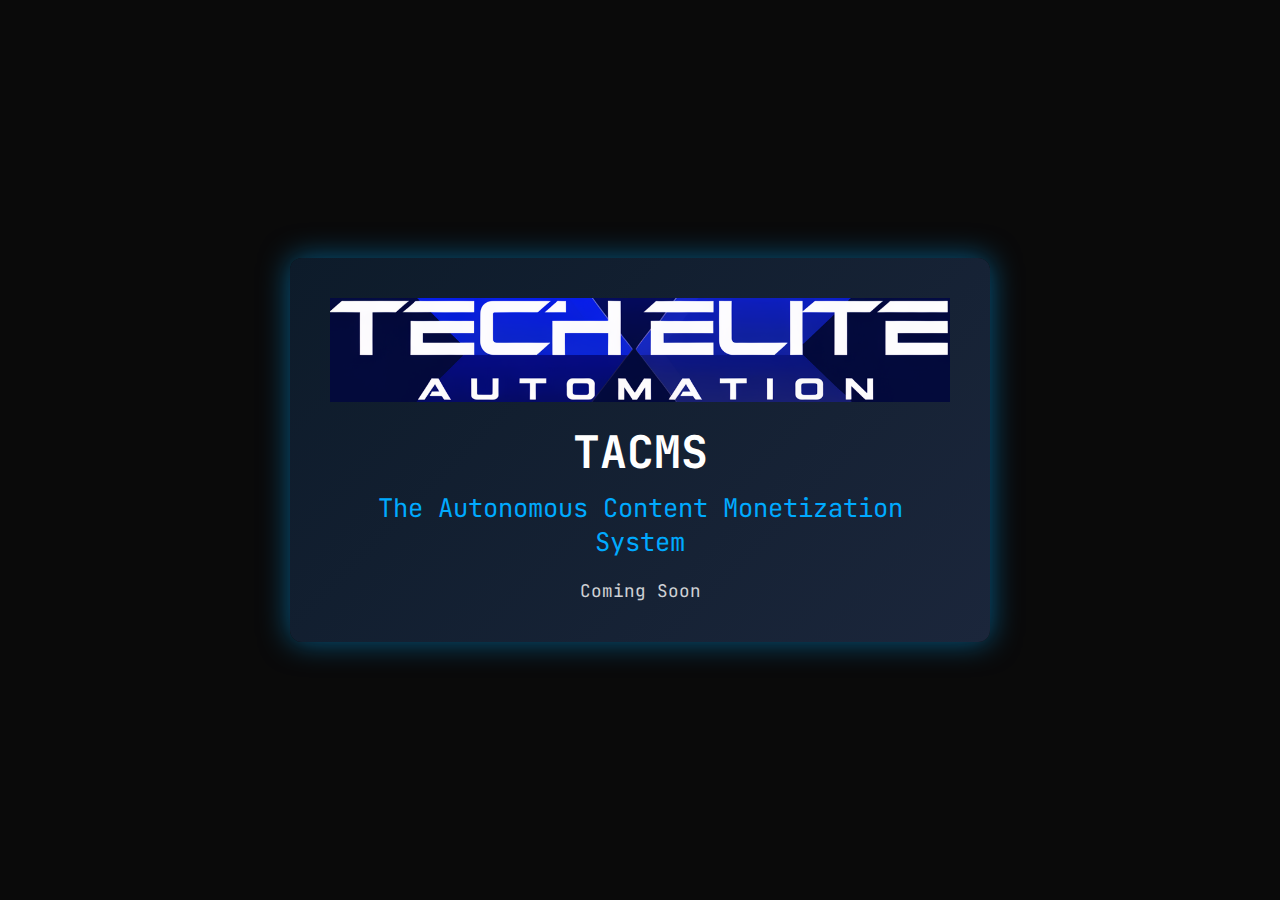
<file: index.html>
<!DOCTYPE html>
<html lang="en">
<head>
  <meta charset="UTF-8">
  <meta name="viewport" content="width=device-width, initial-scale=1.0">
  <title>TechElite Automation | Elevate Your Digital Presence</title>
  <link href="https://fonts.googleapis.com/css2?family=JetBrains+Mono:wght@200" rel="stylesheet">
  <style>
    * {
      margin: 0;
      padding: 0;
      box-sizing: border-box;
    }
    body {
      background: #0a0a0a;
      color: #ffffff;
      font-family: 'Fira Code', 'JetBrains Mono', 'Source Code Pro', 'Courier New', monospace;
      display: flex;
      align-items: center;
      justify-content: center;
      height: 100vh;
      text-align: center;
      padding: 20px;
    }
    .container {
      max-width: 700px;
      padding: 40px;
      border-radius: 12px;
      background: linear-gradient(135deg, #0d1b2a, #1b263b);
      box-shadow: 0 0 30px rgba(0, 170, 255, 0.5);
    }
    .logo-container {
      display: flex;
      justify-content: center;
      align-items: center;
      margin-bottom: 20px; /* Adjust spacing between logo and text */
    }
    .logo-container img {
      max-width: 100%;
      height: auto;
    }
    h1 {
      font-size: 2.8rem;
      font-weight: 700;
      margin-bottom: 10px;
    }
    h2 {
      font-size: 1.6rem;
      font-weight: 400;
      color: #00aaff;
    }
    p {
      font-size: 1.1rem;
      margin-top: 20px;
      opacity: 0.8;
    }
  </style>
</head>
<body>
  <div class="container">
    <div class="logo-container">
      <img src="/assets/images/logo.png" alt="Tech Elite Automation Logo">
    </div>
    <h1>TACMS</h1>
    <h2>The Autonomous Content Monetization System</h2>
    <p>Coming Soon</p>
  </div>
</body>
</html>
</file>
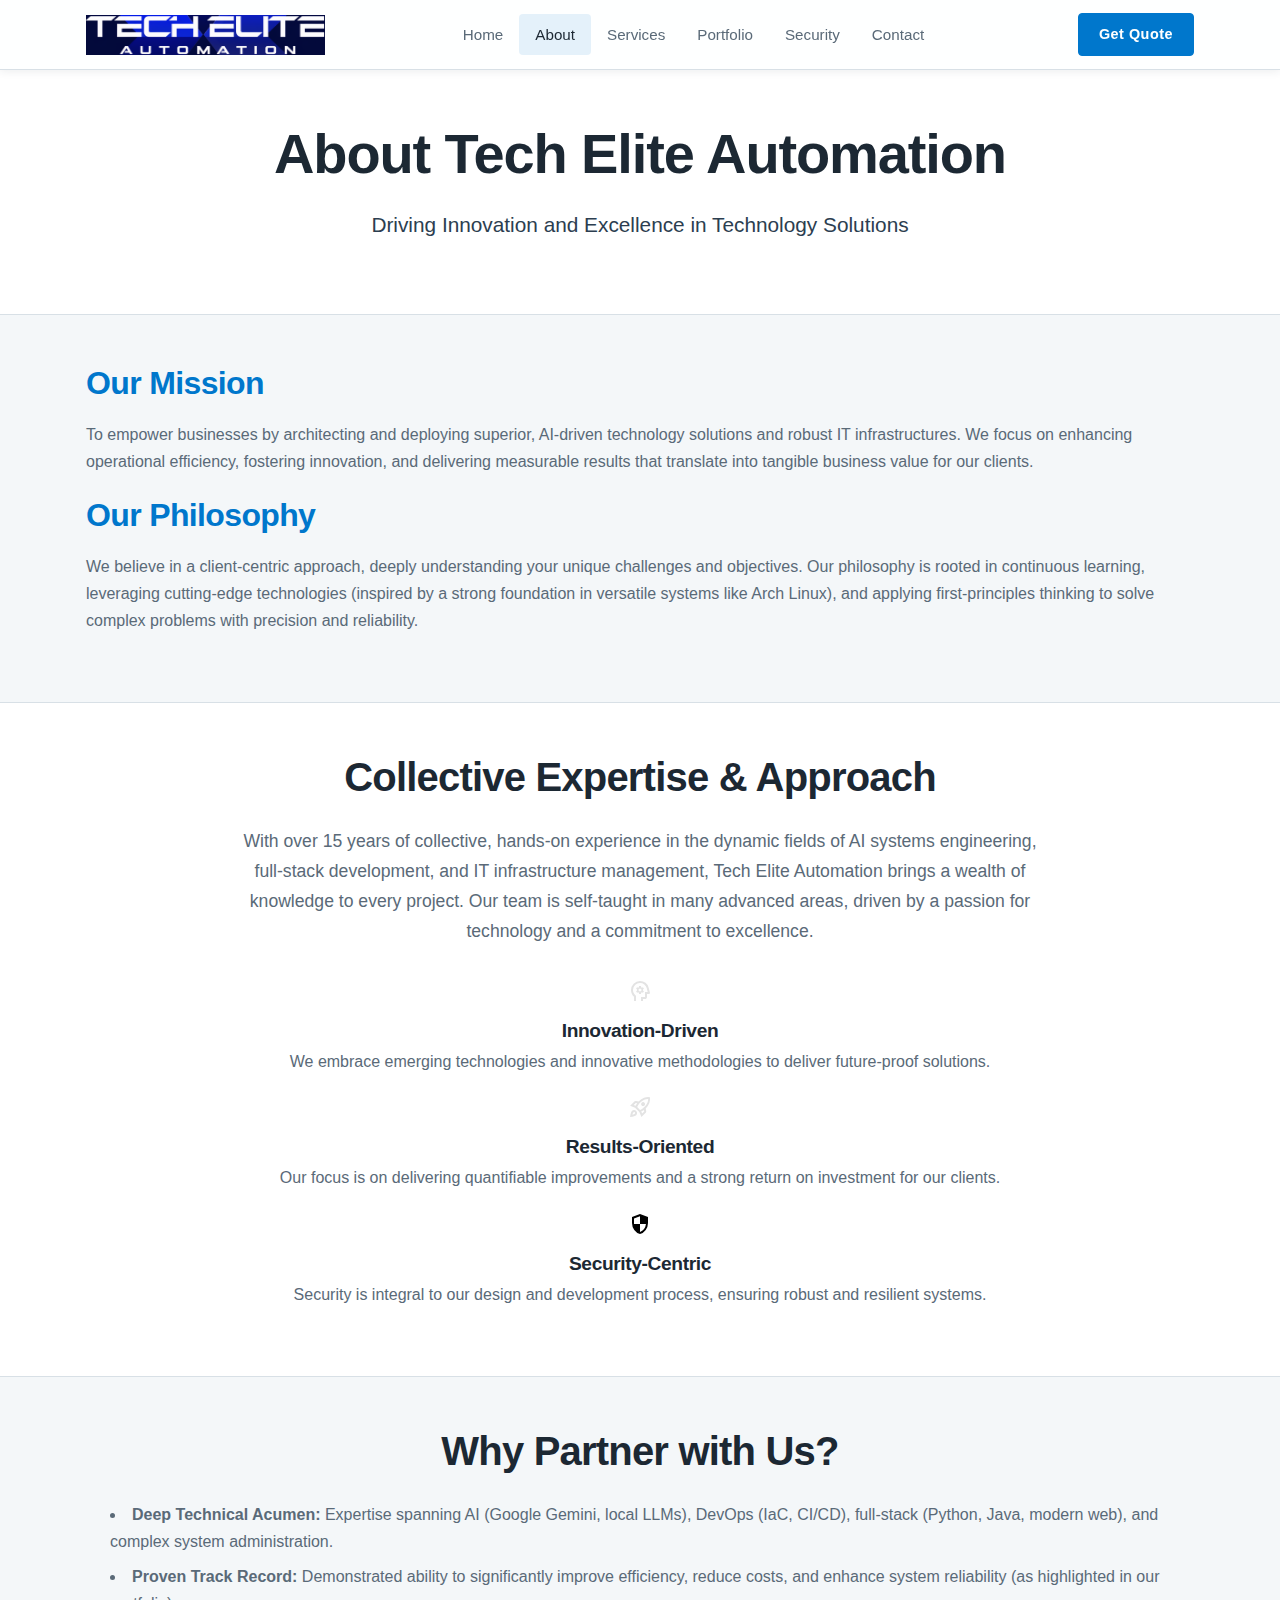
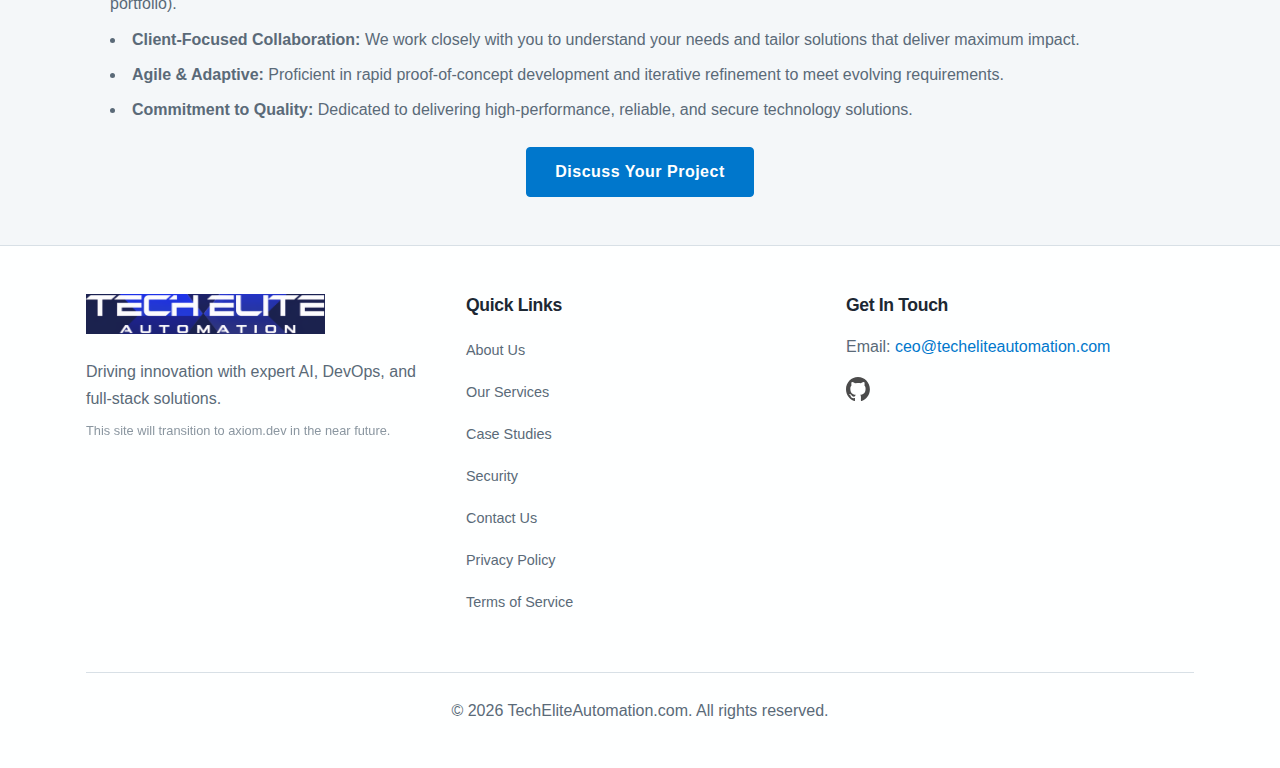
<file: about.html>
<!DOCTYPE html>
<html lang="en">
<head>
    <meta charset="UTF-8">
    <meta name="viewport" content="width=device-width, initial-scale=1.0">
    <!-- CSP (Content Security Policy) -->
    <meta http-equiv="Content-Security-Policy" content="
        default-src 'self'; 
        script-src 'self' https://cdn.emailjs.com https://www.googletagmanager.com; 
        style-src 'self' 'unsafe-inline' https://fonts.googleapis.com; 
        img-src 'self' data:; 
        font-src 'self' https://fonts.gstatic.com;
        connect-src 'self' https://api.emailjs.com https://www.google-analytics.com;
        form-action 'self'; 
        frame-ancestors 'none'; 
        base-uri 'self';
        object-src 'none';">

    <title>About Tech Elite Automation | Our Mission & Expertise</title>
    <meta name="description" content="Learn about Tech Elite Automation's mission, philosophy, and collective expertise in delivering cutting-edge AI, DevOps, and full-stack solutions.">
    <meta name="keywords" content="about tech elite automation, company philosophy, IT expertise, AI solutions provider, DevOps consulting">
    <meta name="author" content="Tech Elite Automation">
    <meta name="robots" content="index, follow">
    <link rel="canonical" href="https://techeliteautomation.com/about.html" />

    <meta property="og:title" content="About Tech Elite Automation | Our Mission & Expertise">
    <meta property="og:description" content="Discover Tech Elite Automation: Our commitment to innovation, client success, and delivering expert technology solutions.">
    <meta property="og:image" content="https://techeliteautomation.com/assets/images/techelite-og-logo.png">
    <meta property="og:url" content="https://techeliteautomation.com/about.html">
    <meta property="og:type" content="website">
    <meta name="twitter:card" content="summary_large_image">

    <link rel="icon" href="/favicon.ico" type="image/x-icon">
    <link rel="apple-touch-icon" href="/apple-touch-icon.png">
    <link rel="manifest" href="/site.webmanifest">

    <link rel="preconnect" href="https://fonts.googleapis.com">
    <link rel="preconnect" href="https://fonts.gstatic.com" crossorigin>
    <link href="https://fonts.googleapis.com/css2?family=Inter:wght@400;500;600;700&family=JetBrains+Mono:wght@400;500;700&display=swap" rel="stylesheet" 
          integrity="sha384-PLACEHOLDER_FONT_HASH" crossorigin="anonymous">
    
    <link rel="stylesheet" href="/css/style.css">

    <!-- Structured Data for SEO -->
    <script type="application/ld+json">
    {
      "@context": "https://schema.org",
      "@type": "AboutPage",
      "mainEntityOfPage": {
        "@type": "WebPage",
        "@id": "https://techeliteautomation.com/about.html"
      },
      "headline": "About Tech Elite Automation",
      "description": "Learn about Tech Elite Automation's mission, values, and expertise in delivering advanced technology solutions.",
      "publisher": {
        "@type": "Organization",
        "name": "Tech Elite Automation",
        "logo": {
          "@type": "ImageObject",
          "url": "https://techeliteautomation.com/assets/images/techelite-logo.png"
        }
      }
    }
    </script>
    <!-- Google Analytics (Replace G-YOUR_GA_ID) -->
    <script async src="https://www.googletagmanager.com/gtag/js?id=G-YOUR_GA_ID"></script>
    <script>
      window.dataLayer = window.dataLayer || [];
      function gtag(){dataLayer.push(arguments);}
      gtag('js', new Date());
      gtag('config', 'G-YOUR_GA_ID');
    </script>
</head>
<body>
    <header class="navbar">
        <div class="nav-container">
            <a href="/" class="navbar-logo-link" aria-label="Tech Elite Automation Homepage">
                <img src="/assets/images/techelite-logo.png" alt="Tech Elite Automation Logo" class="navbar-logo">
            </a>
            <button class="menu-toggle" aria-label="Toggle navigation menu" aria-expanded="false" aria-controls="nav-menu">
                <span class="menu-icon-bar"></span>
                <span class="menu-icon-bar"></span>
                <span class="menu-icon-bar"></span>
            </button>
            <nav class="nav-menu-container" id="nav-menu">
                <ul class="nav-links">
                    <li><a href="/" class="nav-link">Home</a></li>
                    <li><a href="/about.html" class="nav-link active">About</a></li>
                    <li><a href="/services.html" class="nav-link">Services</a></li>
                    <li><a href="/portfolio.html" class="nav-link">Portfolio</a></li>
                    <li><a href="/security-practices.html" class="nav-link">Security</a></li>
                    <li><a href="/contact.html" class="nav-link">Contact</a></li>
                </ul>
            </nav>
            <a href="/contact.html" class="nav-cta btn btn-primary">Get Quote</a>
        </div>
    </header>

    <main>
        <section class="page-hero-section text-center">
            <div class="container">
                <h1 class="page-title">About Tech Elite Automation</h1>
                <p class="page-subtitle lead">Driving Innovation and Excellence in Technology Solutions</p>
            </div>
        </section>

        <section id="mission-vision" class="content-section">
            <div class="container">
                <div class="grid-halves">
                    <div>
                        <h2 class="section-title-sm">Our Mission</h2>
                        <p>To empower businesses by architecting and deploying superior, AI-driven technology solutions and robust IT infrastructures. We focus on enhancing operational efficiency, fostering innovation, and delivering measurable results that translate into tangible business value for our clients.</p>
                    </div>
                    <div>
                        <h2 class="section-title-sm">Our Philosophy</h2>
                        <p>We believe in a client-centric approach, deeply understanding your unique challenges and objectives. Our philosophy is rooted in continuous learning, leveraging cutting-edge technologies (inspired by a strong foundation in versatile systems like Arch Linux), and applying first-principles thinking to solve complex problems with precision and reliability.</p>
                    </div>
                </div>
            </div>
        </section>

        <section id="our-expertise" class="content-section alt-bg">
            <div class="container text-center">
                <h2 class="section-title">Collective Expertise & Approach</h2>
                <p class="section-intro">With over 15 years of collective, hands-on experience in the dynamic fields of AI systems engineering, full-stack development, and IT infrastructure management, Tech Elite Automation brings a wealth of knowledge to every project. Our team is self-taught in many advanced areas, driven by a passion for technology and a commitment to excellence.</p>
                <div class="feature-grid">
                    <div class="feature-item">
                        <img src="/assets/icons/icon-ai.svg" alt="Innovation Icon" class="feature-icon">
                        <h3 class="feature-title">Innovation-Driven</h3>
                        <p>We embrace emerging technologies and innovative methodologies to deliver future-proof solutions.</p>
                    </div>
                    <div class="feature-item">
                        <img src="/assets/icons/icon-efficiency.svg" alt="Results Oriented Icon" class="feature-icon">
                        <h3 class="feature-title">Results-Oriented</h3>
                        <p>Our focus is on delivering quantifiable improvements and a strong return on investment for our clients.</p>
                    </div>
                    <div class="feature-item">
                        <img src="/assets/icons/icon-secure.svg" alt="Security Focused Icon" class="feature-icon">
                        <h3 class="feature-title">Security-Centric</h3>
                        <p>Security is integral to our design and development process, ensuring robust and resilient systems.</p>
                    </div>
                </div>
            </div>
        </section>

        <section id="why-partner" class="content-section">
            <div class="container">
                <h2 class="section-title text-center">Why Partner with Us?</h2>
                <ul>
                    <li><strong>Deep Technical Acumen:</strong> Expertise spanning AI (Google Gemini, local LLMs), DevOps (IaC, CI/CD), full-stack (Python, Java, modern web), and complex system administration.</li>
                    <li><strong>Proven Track Record:</strong> Demonstrated ability to significantly improve efficiency, reduce costs, and enhance system reliability (as highlighted in our portfolio).</li>
                    <li><strong>Client-Focused Collaboration:</strong> We work closely with you to understand your needs and tailor solutions that deliver maximum impact.</li>
                    <li><strong>Agile & Adaptive:</strong> Proficient in rapid proof-of-concept development and iterative refinement to meet evolving requirements.</li>
                    <li><strong>Commitment to Quality:</strong> Dedicated to delivering high-performance, reliable, and secure technology solutions.</li>
                </ul>
                 <div class="text-center mt-3">
                    <a href="/contact.html" class="btn btn-primary">Discuss Your Project</a>
                </div>
            </div>
        </section>

    </main>

    <footer class="site-footer">
        <div class="container">
            <div class="footer-grid">
                <div class="footer-about">
                    <img src="/assets/images/techelite-logo.png" alt="Tech Elite Automation Logo" class="footer-logo">
                    <p>Driving innovation with expert AI, DevOps, and full-stack solutions.</p>
                    <p class="footer-note">This site will transition to axiom.dev in the near future.</p>
                </div>
                <div class="footer-links">
                    <h4>Quick Links</h4>
                    <ul>
                        <li><a href="/about.html">About Us</a></li>
                        <li><a href="/services.html">Our Services</a></li>
                        <li><a href="/portfolio.html">Case Studies</a></li>
                        <li><a href="/security-practices.html">Security</a></li>
                        <li><a href="/contact.html">Contact Us</a></li>
                        <li><a href="/legal/privacy-policy.html">Privacy Policy</a></li>
                        <li><a href="/legal/terms-of-service.html">Terms of Service</a></li>
                    </ul>
                </div>
                <div class="footer-contact">
                    <h4>Get In Touch</h4>
                    <p>Email: <a href="mailto:ceo@techeliteautomation.com">ceo@techeliteautomation.com</a></p>
                    <div class="footer-socials">
                        <a href="https://github.com/TechEliteAutomation" target="_blank" rel="noopener noreferrer" class="social-icon-link" aria-label="GitHub Profile">
                            <img src="/assets/images/github-icon.svg" alt="GitHub" class="social-icon">
                        </a>
                    </div>
                </div>
            </div>
            <div class="footer-bottom">
                <p>&copy; <span id="current-year"></span> TechEliteAutomation.com. All rights reserved.</p>
            </div>
        </div>
    </footer>
    
    <script src="/js/main.js"></script>
    <!-- No EmailJS needed on this page unless there's a form -->
</body>
</html>
</file>
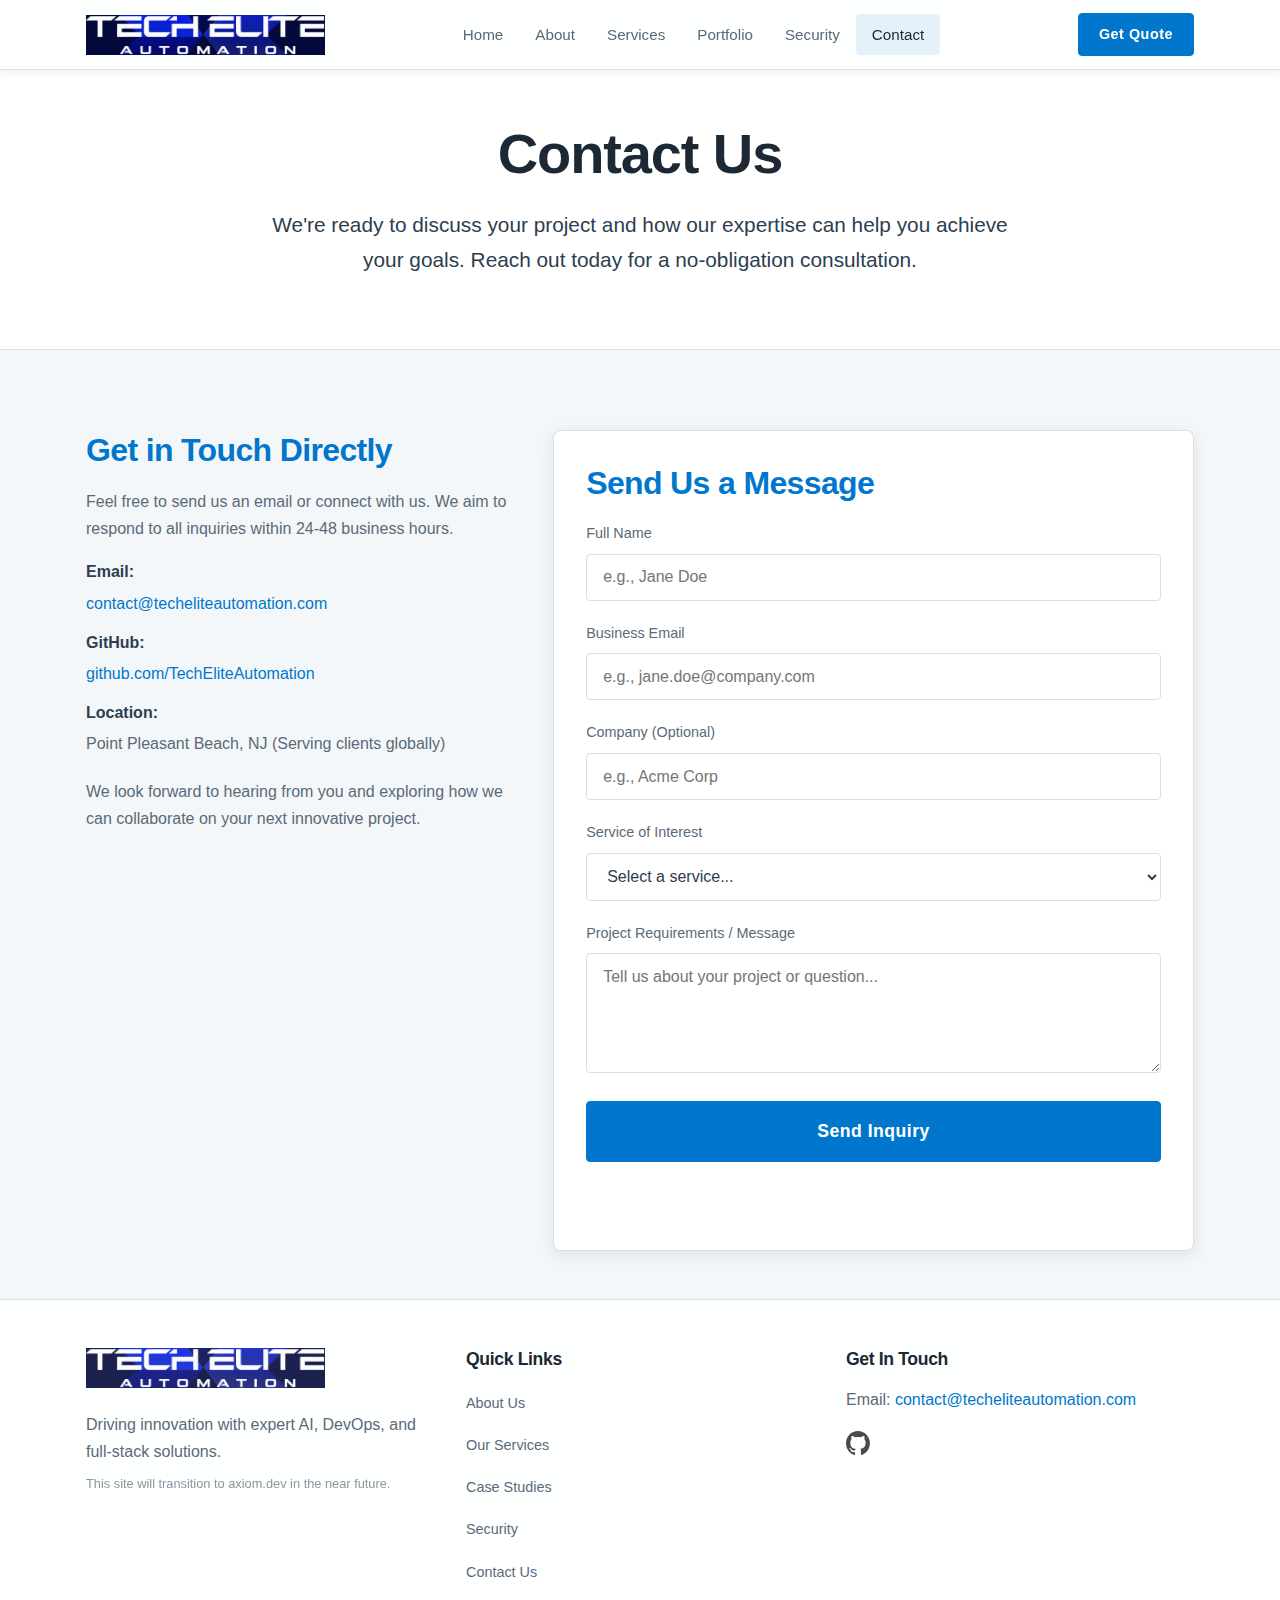
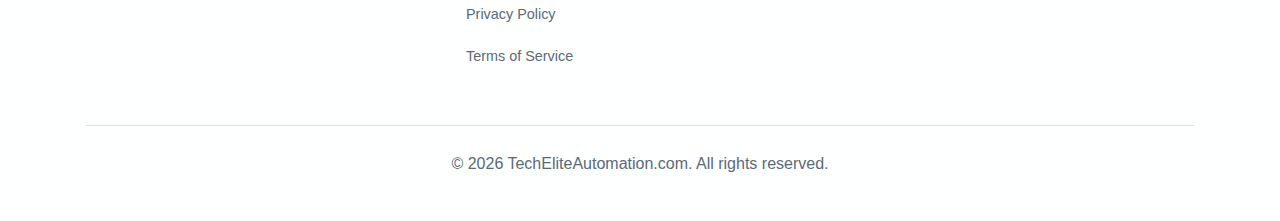
<file: contact.html>
<!-- START OF FILE: contact.html -->
<!DOCTYPE html>
<html lang="en">
<head>
    <meta charset="UTF-8">
    <meta name="viewport" content="width=device-width, initial-scale=1.0">
    <!-- CSP (Content Security Policy) -->
    <meta http-equiv="Content-Security-Policy" content="
        default-src 'self'; 
        script-src 'self' https://cdn.emailjs.com https://www.googletagmanager.com; 
        style-src 'self' 'unsafe-inline' https://fonts.googleapis.com; 
        img-src 'self' data:; 
        font-src 'self' https://fonts.gstatic.com;
        connect-src 'self' https://api.emailjs.com https://www.google-analytics.com;
        form-action 'self'; 
        frame-ancestors 'none'; 
        base-uri 'self';
        object-src 'none';">

    <title>Contact Tech Elite Automation | AI, DevOps, Full-Stack Experts</title>
    <meta name="description" content="Get in touch with Tech Elite Automation to discuss your AI, DevOps, IT infrastructure, or full-stack development projects. Request a free consultation.">
    <meta name="keywords" content="contact tech elite automation, request quote IT solutions, AI consultation, DevOps support, full-stack development inquiry">
    <meta name="author" content="Tech Elite Automation">
    <meta name="robots" content="index, follow">
    <link rel="canonical" href="https://techeliteautomation.com/contact.html" />

    <meta property="og:title" content="Contact Tech Elite Automation | Let's Build Your Solution">
    <meta property="og:description" content="Reach out to discuss your project needs. We specialize in AI, DevOps, and custom software development.">
    <meta property="og:image" content="https://techeliteautomation.com/assets/images/techelite-og-logo.png">
    <meta property="og:url" content="https://techeliteautomation.com/contact.html">
    <meta property="og:type" content="website">
    <meta name="twitter:card" content="summary_large_image">

    <link rel="icon" href="/favicon.ico" type="image/x-icon">
    <link rel="apple-touch-icon" href="/apple-touch-icon.png">
    <link rel="manifest" href="/site.webmanifest">

    <link rel="preconnect" href="https://fonts.googleapis.com">
    <link rel="preconnect" href="https://fonts.gstatic.com" crossorigin>
    <link href="https://fonts.googleapis.com/css2?family=Inter:wght@400;500;600;700&family=JetBrains+Mono:wght@400;500;700&display=swap" rel="stylesheet" 
          integrity="sha384-PLACEHOLDER_FONT_HASH" crossorigin="anonymous">
    
    <link rel="stylesheet" href="/css/style.css">

    <!-- Structured Data for SEO (ContactPage) -->
    <script type="application/ld+json">
    {
      "@context": "https://schema.org",
      "@type": "ContactPage",
      "name": "Contact Tech Elite Automation",
      "description": "Reach out to Tech Elite Automation for inquiries about AI solutions, DevOps, IT infrastructure, and custom software development.",
      "url": "https://techeliteautomation.com/contact.html",
      "mainEntityOfPage": {
        "@type": "WebPage",
        "@id": "https://techeliteautomation.com/contact.html"
      },
      "publisher": {
        "@type": "Organization",
        "name": "Tech Elite Automation",
        "logo": {
          "@type": "ImageObject",
          "url": "https://techeliteautomation.com/assets/images/techelite-logo.png"
        },
        "contactPoint": {
          "@type": "ContactPoint",
          "email": "contact@techeliteautomation.com",
          "contactType": "Sales & Technical Inquiries",
          "availableLanguage": ["English"]
        }
      }
    }
    </script>
    <!-- Google Analytics (Replace G-YOUR_GA_ID) -->
    <script async src="https://www.googletagmanager.com/gtag/js?id=G-YOUR_GA_ID"></script>
    <script>
      window.dataLayer = window.dataLayer || [];
      function gtag(){dataLayer.push(arguments);}
      gtag('js', new Date());
      gtag('config', 'G-YOUR_GA_ID');
    </script>
</head>
<body>
    <header class="navbar">
        <div class="nav-container">
            <a href="/" class="navbar-logo-link" aria-label="Tech Elite Automation Homepage">
                <img src="/assets/images/techelite-logo.png" alt="Tech Elite Automation Logo" class="navbar-logo">
            </a>
            <button class="menu-toggle" aria-label="Toggle navigation menu" aria-expanded="false" aria-controls="nav-menu">
                <span class="menu-icon-bar"></span>
                <span class="menu-icon-bar"></span>
                <span class="menu-icon-bar"></span>
            </button>
            <nav class="nav-menu-container" id="nav-menu">
                <ul class="nav-links">
                    <li><a href="/" class="nav-link">Home</a></li>
                    <li><a href="/about.html" class="nav-link">About</a></li>
                    <li><a href="/services.html" class="nav-link">Services</a></li>
                    <li><a href="/portfolio.html" class="nav-link">Portfolio</a></li>
                    <li><a href="/security-practices.html" class="nav-link">Security</a></li>
                    <li><a href="/contact.html" class="nav-link active">Contact</a></li>
                </ul>
            </nav>
            <a href="/contact.html" class="nav-cta btn btn-primary">Get Quote</a>
        </div>
    </header>

    <main>
        <section class="page-hero-section text-center">
            <div class="container">
                <h1 class="page-title">Contact Us</h1>
                <p class="page-subtitle lead">We're ready to discuss your project and how our expertise can help you achieve your goals. Reach out today for a no-obligation consultation.</p>
            </div>
        </section>

        <section id="contact-form-section" class="content-section">
            <div class="container">
                <div class="contact-layout">
                    <div class="contact-info">
                        <h2 class="section-title-sm">Get in Touch Directly</h2>
                        <p>Feel free to send us an email or connect with us. We aim to respond to all inquiries within 24-48 business hours.</p>
                        <ul class="contact-details-list">
                            <li>
                                <strong class="contact-label">Email:</strong>
                                <a href="mailto:contact@techeliteautomation.com">contact@techeliteautomation.com</a>
                            </li>
                            <!-- <li>
                                <strong class="contact-label">Phone:</strong>
                                <a href="tel:+16468834329">+1 (646) 883-4329</a> (Your resume number - confirm if you want it public)
                            </li> -->
                             <li>
                                <strong class="contact-label">GitHub:</strong>
                                <a href="https://github.com/TechEliteAutomation" target="_blank" rel="noopener noreferrer">github.com/TechEliteAutomation</a>
                            </li>
                            <li>
                                <strong class="contact-label">Location:</strong>
                                Point Pleasant Beach, NJ (Serving clients globally)
                            </li>
                        </ul>
                        <p>We look forward to hearing from you and exploring how we can collaborate on your next innovative project.</p>
                    </div>

                    <div class="contact-form-container">
                        <h2 class="section-title-sm">Send Us a Message</h2>
                        <form id="contactForm" class="contact-form">
                            <div class="form-group">
                                <label for="name" class="form-label">Full Name</label>
                                <input type="text" id="name" name="name" class="form-input" placeholder="e.g., Jane Doe" required aria-label="Full Name">
                            </div>
                            <div class="form-group">
                                <label for="email" class="form-label">Business Email</label>
                                <input type="email" id="email" name="email" class="form-input" placeholder="e.g., jane.doe@company.com" required aria-label="Business Email">
                            </div>
                            <div class="form-group">
                                <label for="company" class="form-label">Company (Optional)</label>
                                <input type="text" id="company" name="company" class="form-input" placeholder="e.g., Acme Corp" aria-label="Company">
                            </div>
                            <div class="form-group">
                                <label for="service_interest" class="form-label">Service of Interest</label>
                                <select id="service_interest" name="service_interest" class="form-input" aria-label="Service of Interest">
                                    <option value="" disabled selected>Select a service...</option>
                                    <option value="ai-automation">AI & Intelligent Automation</option>
                                    <option value="devops-infrastructure">DevOps & IT Infrastructure</option>
                                    <option value="full-stack-data">Full-Stack Development & Data</option>
                                    <option value="general-inquiry">General Inquiry</option>
                                </select>
                            </div>
                            <div class="form-group">
                                <label for="message" class="form-label">Project Requirements / Message</label>
                                <textarea id="message" name="message" class="form-textarea" placeholder="Tell us about your project or question..." rows="5" required aria-label="Project Requirements or Message"></textarea>
                            </div>
                            <button type="submit" class="btn btn-primary btn-submit">Send Inquiry</button>
                            <p id="form-status" class="form-status-message"></p>
                        </form>
                    </div>
                </div>
            </div>
        </section>

    </main>

    <footer class="site-footer">
        <div class="container">
            <div class="footer-grid">
                <div class="footer-about">
                    <img src="/assets/images/techelite-logo.png" alt="Tech Elite Automation Logo" class="footer-logo">
                    <p>Driving innovation with expert AI, DevOps, and full-stack solutions.</p>
                    <p class="footer-note">This site will transition to axiom.dev in the near future.</p>
                </div>
                <div class="footer-links">
                    <h4>Quick Links</h4>
                    <ul>
                        <li><a href="/about.html">About Us</a></li>
                        <li><a href="/services.html">Our Services</a></li>
                        <li><a href="/portfolio.html">Case Studies</a></li>
                        <li><a href="/security-practices.html">Security</a></li>
                        <li><a href="/contact.html">Contact Us</a></li>
                        <li><a href="/legal/privacy-policy.html">Privacy Policy</a></li>
                        <li><a href="/legal/terms-of-service.html">Terms of Service</a></li>
                    </ul>
                </div>
                <div class="footer-contact">
                    <h4>Get In Touch</h4>
                    <p>Email: <a href="mailto:contact@techeliteautomation.com">contact@techeliteautomation.com</a></p>
                    <div class="footer-socials">
                        <a href="https://github.com/TechEliteAutomation" target="_blank" rel="noopener noreferrer" class="social-icon-link" aria-label="GitHub Profile">
                            <img src="/assets/images/github-icon.svg" alt="GitHub" class="social-icon">
                        </a>
                    </div>
                </div>
            </div>
            <div class="footer-bottom">
                <p>&copy; <span id="current-year"></span> TechEliteAutomation.com. All rights reserved.</p>
            </div>
        </div>
    </footer>

    <!-- EmailJS Script with SRI (Generate actual hash) -->
    <script src="https://cdn.emailjs.com/dist/email.min.js" 
            integrity="sha384-PLACEHOLDER_EMAILJS_HASH" crossorigin="anonymous"></script>
    <script src="/js/main.js"></script>
    <script src="/js/contact-form.js"></script> 
</body>
</html>
<!-- END OF FILE: contact.html -->
</file>
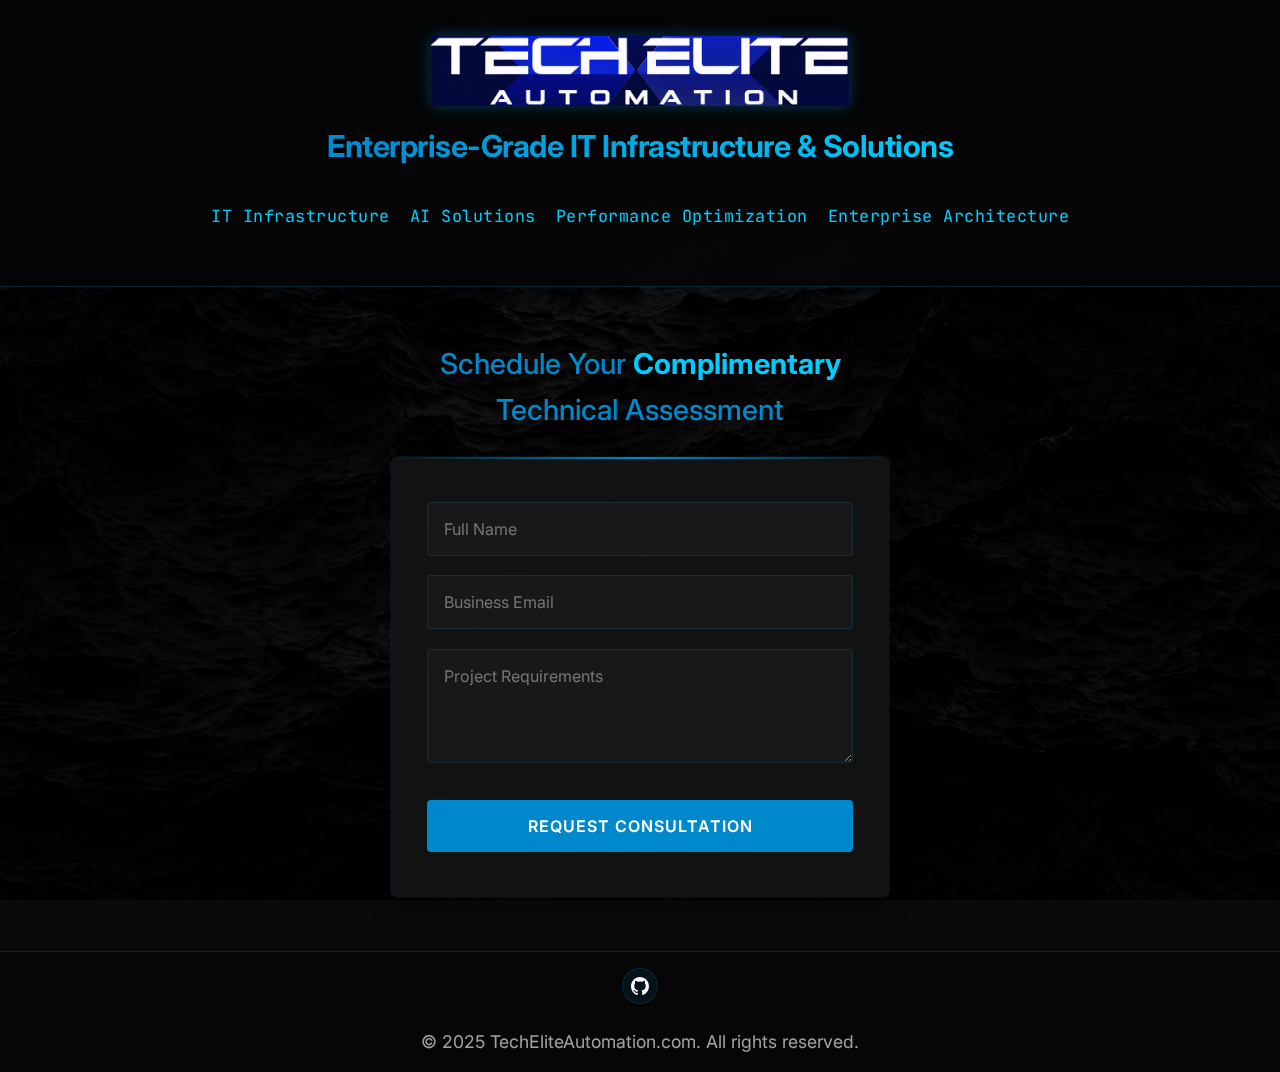
<file: index0.html>
<!DOCTYPE html>
<html lang="en">
<head>
	<meta charset="UTF-8">
	<meta name="viewport" content="width=device-width, initial-scale=1.0">
	<meta name="description" content="Tech Elite Automation delivers enterprise-grade IT consulting, AI-powered automation, and full-stack development solutions with maximum performance and precision.">
	<meta name="keywords" content="IT consulting, AI automation, enterprise solutions, high-performance development, tech optimization, professional IT services">
	<meta name="author" content="Tech Elite Automation">
	<meta name="robots" content="index, follow">
	<link rel="canonical" href="https://techeliteautomation.com/" />
	<meta property="og:title" content="Tech Elite Automation | Enterprise-Grade IT Solutions">
	<meta property="og:description" content="Maximum-performance IT consulting, AI-driven automation, and enterprise development solutions.">
	<meta property="og:image" content="logo2.png">
	<meta property="og:url" content="https://techeliteautomation.com">
	<meta property="og:type" content="website">
	<meta name="x:card" content="summary_large_image">
	<title>Tech Elite Automation | Enterprise-Grade IT Solutions</title>
	<link rel="icon" href="favicon.ico" type="image/x-icon">
	<link rel="preconnect" href="https://fonts.googleapis.com">
	<link rel="preconnect" href="https://fonts.gstatic.com" crossorigin>
	<link href="https://fonts.googleapis.com/css2?family=Inter:wght@400;500;700&family=JetBrains+Mono:wght@400;700&display=swap" rel="stylesheet">
    <style>
        :root {
            --primary-color: #0088cc;
            --primary-hover: #006699;
            --accent-color: #00ccff;
            --bg-color: #0a0a0a;
            --bg-darker: #050505;
            --bg-lighter: #151515;
            --text-color: #f0f0f0;
            --text-secondary: rgba(240, 240, 240, 0.7);
        }

        * { 
            margin: 0; 
            padding: 0; 
            box-sizing: border-box;
        }

        body { 
            color: var(--text-color); 
            font-family: 'Inter', -apple-system, BlinkMacSystemFont, sans-serif;
            line-height: 1.6;
            min-height: 100vh;
            display: flex;
            flex-direction: column;
            justify-content: space-between;
            overflow-x: hidden;
            text-align: center;
            background-color: var(--bg-color);
            background-image: url('background.jpg');
            background-size: cover;
            background-position: center;
            background-repeat: no-repeat;
            background-attachment: fixed;
        }

        /* Semi-transparent overlay for better text readability */
        body::before {
            content: '';
            position: fixed;
            top: 0;
            left: 0;
            width: 100%;
            height: 100%;
            background: rgba(0, 0, 0, 0.75);
            z-index: -1;
        }

        header {
            padding: 4vh 5vw;
            background: rgba(5, 5, 5, 0.8);
            border-bottom: 1px solid rgba(0, 136, 204, 0.25);
            display: flex;
            flex-direction: column;
            align-items: center;
            backdrop-filter: blur(8px);
        }

        .logo {
            max-height: 70px;
            height: auto;
            width: auto;
            max-width: 90vw;
            margin-bottom: 1rem;
            filter: drop-shadow(0 0 8px rgba(0, 136, 204, 0.4));
            transition: transform 0.3s ease, filter 0.3s ease;
        }
        
        .logo:hover {
            transform: scale(1.05);
            filter: drop-shadow(0 0 12px rgba(0, 136, 204, 0.6));
        }

        h1 {
            font-size: clamp(1.3rem, 4vw, 1.9rem);
            font-weight: 700;
            margin-bottom: 0.75rem;
            background: linear-gradient(120deg, var(--primary-color), var(--accent-color));
            -webkit-background-clip: text;
            background-clip: text;
            color: transparent;
            letter-spacing: -0.5px;
        }

        h2 {
            font-size: clamp(1.2rem, 3.5vw, 1.8rem);
            margin-bottom: 1.5rem;
            color: var(--primary-color);
            font-weight: 500;
        }

        p {
            font-size: clamp(0.95rem, 2.8vw, 1.1rem);
            opacity: 0.95;
            max-width: 42em;
            margin: 0 auto;
        }

        main {
            flex: 1;
            padding: 3vh 5vw;
            display: flex;
            align-items: center;
            justify-content: center;
            position: relative;
            z-index: 1;
        }

        section {
            width: 100%;
            max-width: 600px;
            padding: 3vh 4vw;
        }

        .services {
            display: flex;
            justify-content: center;
            gap: 1.25rem;
            margin: 1.25rem 0;
            flex-wrap: wrap;
        }

        .service {
            color: var(--accent-color);
            font-size: 1.05rem;
            font-family: 'JetBrains Mono', monospace;
            letter-spacing: 0.5px;
            transition: transform 0.2s ease, color 0.2s ease;
            cursor: default;
            font-weight: 400;
        }

        .service:hover {
            transform: translateY(-2px);
            color: white;
        }

        .contact-form {
            background: rgba(21, 21, 21, 0.85);
            padding: 2.25rem;
            border-radius: 6px;
            box-shadow: 0 8px 24px rgba(0, 0, 0, 0.3), 
                        0 0 1px 1px rgba(0, 136, 204, 0.15);
            position: relative;
            overflow: hidden;
            backdrop-filter: blur(10px);
        }

        .contact-form::before {
            content: '';
            position: absolute;
            top: 0;
            left: 0;
            width: 100%;
            height: 2px;
            background: linear-gradient(90deg, transparent, var(--primary-color), transparent);
        }

        input, textarea, button {
            width: 100%;
            padding: 1rem;
            margin: 0.6rem 0;
            border: none;
            border-radius: 4px;
            font-family: 'Inter', -apple-system, BlinkMacSystemFont, sans-serif;
            font-size: clamp(0.9rem, 2vw, 1rem);
            transition: all 0.2s ease;
        }

        input, textarea {
            background: rgba(25, 25, 25, 0.95);
            color: var(--text-color);
            border: 1px solid rgba(0, 136, 204, 0.2);
        }

        input:focus, textarea:focus {
            outline: none;
            border-color: var(--primary-color);
            box-shadow: 0 0 0 2px rgba(0, 136, 204, 0.2);
        }

        button {
            background: var(--primary-color);
            color: white;
            font-weight: 600;
            cursor: pointer;
            letter-spacing: 1px;
            margin-top: 1.25rem;
            position: relative;
            overflow: hidden;
            z-index: 1;
            text-transform: uppercase;
        }

        button::before {
            content: '';
            position: absolute;
            top: 0;
            left: -100%;
            width: 100%;
            height: 100%;
            background: var(--primary-hover);
            transition: left 0.3s ease;
            z-index: -1;
        }

        button:hover::before {
            left: 0;
        }

        footer {
            padding: 1.75vh 5vw;
            font-size: 0.85rem;
            color: var(--text-secondary);
            text-align: center;
            background: rgba(5, 5, 5, 0.8);
            border-top: 1px solid rgba(0, 136, 204, 0.25);
            backdrop-filter: blur(8px);
        }

        @media (max-width: 600px) {
            .contact-form {
                padding: 1.75rem;
            }
        }

        /* Subtle animations */
        @keyframes pulse {
            0% { opacity: 0.85; }
            50% { opacity: 1; }
            100% { opacity: 0.85; }
        }

        .highlight {
            position: relative;
            display: inline-block;
            color: var(--accent-color);
            animation: pulse 4s infinite;
            font-weight: 700;
        }
        
    
		footer {
			display: flex;
			flex-direction: column;
			align-items: center;
			gap: 1rem;
		}
    
		.footer-socials {
			display: flex;
			gap: 1rem;
			margin-bottom: 0.5rem;
		}
    
		.footer-social-button {
			display: flex;
			align-items: center;
			justify-content: center;
			width: 36px;
			height: 36px;
			border-radius: 50%;
			background: rgba(0, 136, 204, 0.1);
			transition: all 0.3s ease;
			border: 1px solid rgba(0, 136, 204, 0.2);
		}
    
		.footer-social-button:hover {
			background: var(--primary-color);
			transform: translateY(-2px);
		}
    
		.footer-social-icon {
			color: var(--text-secondary);
			transition: color 0.3s ease;
		}
    
		.footer-social-button:hover .footer-social-icon {
			color: white;
		}
	</style>

    <script src="https://cdn.emailjs.com/dist/email.min.js"></script>
    <script>
        document.addEventListener('DOMContentLoaded', () => {
            // Initialize email service
            emailjs.init("uqKcGwCeZJee7dzx6");
            
            // Form submission
            document.querySelector('form').addEventListener('submit', (e) => {
                e.preventDefault();
                
                const button = e.target.querySelector('button');
                const originalText = button.textContent;
                button.textContent = 'Sending...';
                button.disabled = true;
                
                emailjs.sendForm("service_bhkdkit", "template_kdtx9s5", e.target)
                    .then(() => {
                        button.textContent = 'Sent!';
                        e.target.reset();
                        setTimeout(() => {
                            button.textContent = originalText;
                            button.disabled = false;
                        }, 2000);
                    })
                    .catch(err => {
                        console.error(err);
                        button.textContent = 'Error!';
                        setTimeout(() => {
                            button.textContent = originalText;
                            button.disabled = false;
                        }, 2000);
                    });
            });
            
            // Add subtle hover effects to form fields
            const formElements = document.querySelectorAll('input, textarea');
            formElements.forEach(el => {
                el.addEventListener('focus', () => {
                    el.style.transform = 'translateY(-2px)';
                });
                el.addEventListener('blur', () => {
                    el.style.transform = 'translateY(0)';
                });
            });
        });
    </script>
    
    <!-- Structured Data for SEO -->
    <script type="application/ld+json">
    {
      "@context": "https://schema.org",
      "@type": "ProfessionalService",
      "name": "Tech Elite Automation",
      "description": "Enterprise-grade IT consulting, AI automation, and full-stack development solutions with maximum performance and precision.",
      "url": "https://techeliteautomation.com",
      "logo": "https://techeliteautomation.com/logo2.png",
      "image": "https://techeliteautomation.com/background.jpg",
      "address": {
        "@type": "PostalAddress",
        "addressCountry": "US"
      },
      "priceRange": "$$",
      "telephone": "",
      "email": "",
      "serviceType": ["IT Consulting", "AI Automation", "Full-Stack Development", "Enterprise IT Solutions"],
      "sameAs": []
    }
    </script>
    
     <!-- Google Analytics -->
	<script async src="https://www.googletagmanager.com/gtag/js?id=G-ZPN9G0ZQLB"></script>
	<script>
		window.dataLayer = window.dataLayer || [];
		function gtag(){dataLayer.push(arguments);}
		gtag('js', new Date());
		gtag('config', 'G-ZPN9G0ZQLB');
	</script>
	
</head>
<body>
    <header>
        <img src="logo1.png" alt="Tech Elite Automation Logo" class="logo">
        <h1>Enterprise-Grade IT Infrastructure & Solutions</h1>
        <div class="services">
            <span class="service">IT Infrastructure</span>
            <span class="service">AI Solutions</span>
            <span class="service">Performance Optimization</span>
            <span class="service">Enterprise Architecture</span>
        </div>
    </header>
    
    <main>
        <section id="contact">
            <h2>Schedule Your <span class="highlight">Complimentary</span> Technical Assessment</h2>
            <div class="contact-form">
                <form>
                    <input type="text" name="name" placeholder="Full Name" required aria-label="Full Name">
                    <input type="email" name="email" placeholder="Business Email" required aria-label="Business Email">
                    <textarea name="message" placeholder="Project Requirements" rows="4" required aria-label="Project Requirements"></textarea>
                    <button type="submit">Request Consultation</button>
                </form>
            </div>
        </section>
    </main>
    
    <footer>
		<div class="footer-socials">
			<!-- GitHub Logo -->
			<a href="https://github.com/TechEliteAutomation" target="_blank" rel="noopener" class="footer-social-button" aria-label="GitHub Profile">
				<img src="logog.svg" alt="GitHub Logo" class="footer-social-icon" width="18" height="18">
			</a>
		</div>
		<p>&copy; 2025 TechEliteAutomation.com. All rights reserved.</p>
	</footer>

</body>
</html>
</file>
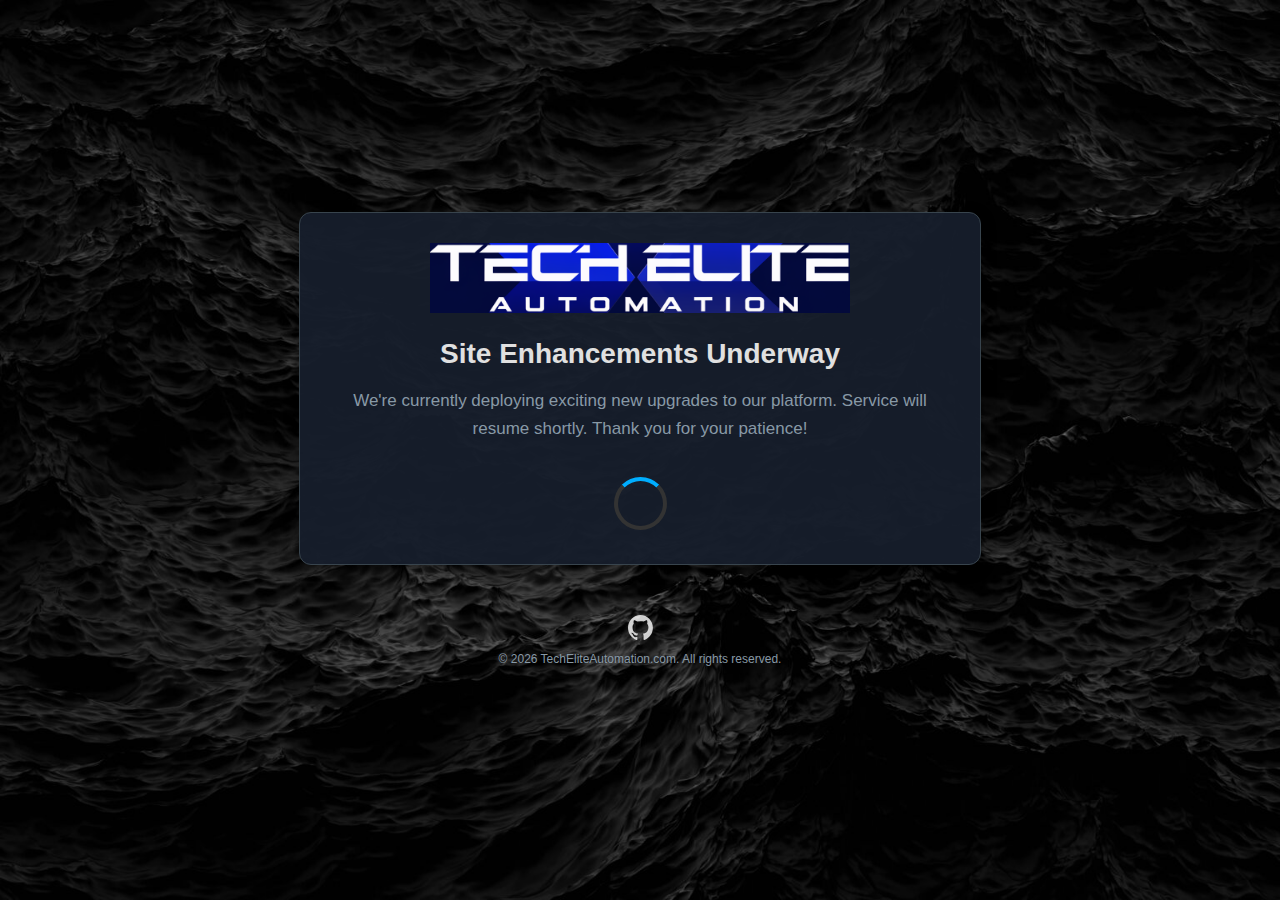
<file: maintenance.html>
<!-- START OF FILE: maintenance.html -->
<!DOCTYPE html>
<html lang="en">
<head>
    <meta charset="UTF-8">
    <meta name="viewport" content="width=device-width, initial-scale=1.0">
    <title>Tech Elite Automation - Under Maintenance</title>
    <!-- Minimal styles directly embedded for maintenance page -->
    <style>
        :root {
            --color-primary: #00aeff;
            --color-bg: #0a0f1a;
            --color-bg-card: rgba(22, 29, 43, 0.95);
            --color-text: #e0e0e0;
            --color-text-secondary: #8899a6;
            --color-border: #38444d;
            --font-primary: -apple-system, BlinkMacSystemFont, "Segoe UI", Roboto, Helvetica, Arial, sans-serif;
            --border-radius-lg: 12px;
        }
        html { height: 100%; }
        body {
            font-family: var(--font-primary);
            background-color: var(--color-bg);
            color: var(--color-text);
            text-align: center;
            margin: 0;
            padding: 30px;
            box-sizing: border-box;
            background-image: url('/assets/images/hero-background.jpg'); /* Updated Path */
            background-size: cover;
            background-position: center center;
            background-attachment: fixed;
            display: flex;
            flex-direction: column;
            align-items: center;
            justify-content: center;
            min-height: 100vh;
        }
        .container {
            max-width: 600px;
            width: 90%;
            padding: 30px 40px;
            border: 1px solid var(--color-border);
            border-radius: var(--border-radius-lg);
            background-color: var(--color-bg-card);
            box-shadow: 0 4px 15px rgba(0, 0, 0, 0.3);
        }
        .logo {
            max-width: 70%; /* Control max size relative to container */
            height: auto;
            display: block;
            margin: 0 auto 25px;
        }
        h1 {
            font-size: 28px;
            font-weight: 600;
            margin-top: 0;
            margin-bottom: 15px;
            color: var(--color-text);
        }
        p {
            font-size: 17px;
            line-height: 1.6;
            margin-bottom: 25px;
            color: var(--color-text-secondary);
        }
        .loader {
            border: 4px solid #333;
            border-top: 4px solid var(--color-primary);
            border-radius: 50%;
            width: 45px;
            height: 45px;
            animation: spin 1.2s linear infinite;
            display: inline-block;
            margin-top: 10px;
        }
        @keyframes spin {
            0% { transform: rotate(0deg); }
            100% { transform: rotate(360deg); }
        }
        footer {
            margin-top: 30px; /* Pushes footer to bottom when using flex column */
            padding: 20px 0;
        }
        footer p {
            font-size: 12px;
            color: var(--color-text-secondary);
            margin: 0;
            line-height: 1.5;
        }
         .footer-socials { margin-bottom: 10px; }
        .footer-social-button { display: inline-block; opacity: 0.8; }
        .footer-social-button:hover { opacity: 1; }
        .footer-social-icon { vertical-align: middle; }
    </style>
</head>
<body>
    <div class="container">
        <img src="/assets/images/techelite-logo.png" alt="Tech Elite Automation Logo" class="logo"> <!-- Updated Path -->
        <h1>Site Enhancements Underway</h1>
        <p>We're currently deploying exciting new upgrades to our platform. Service will resume shortly. Thank you for your patience!</p>
        <div class="loader"></div>
    </div>
    <footer>
        <div class="footer-socials">
            <a href="https://github.com/TechEliteAutomation" target="_blank" rel="noopener" class="footer-social-button" aria-label="GitHub Profile">
                <img src="/assets/images/github-icon.svg" alt="GitHub Logo" class="footer-social-icon" width="25" height="25"> <!-- Updated Path -->
            </a>
        </div>
        <p>&copy; <span id="current-year-maintenance"></span> TechEliteAutomation.com. All rights reserved.</p>
    </footer>
    <script>
        document.getElementById('current-year-maintenance').textContent = new Date().getFullYear();
    </script>
</body>
</html>
<!-- END OF FILE: maintenance.html -->
</file>
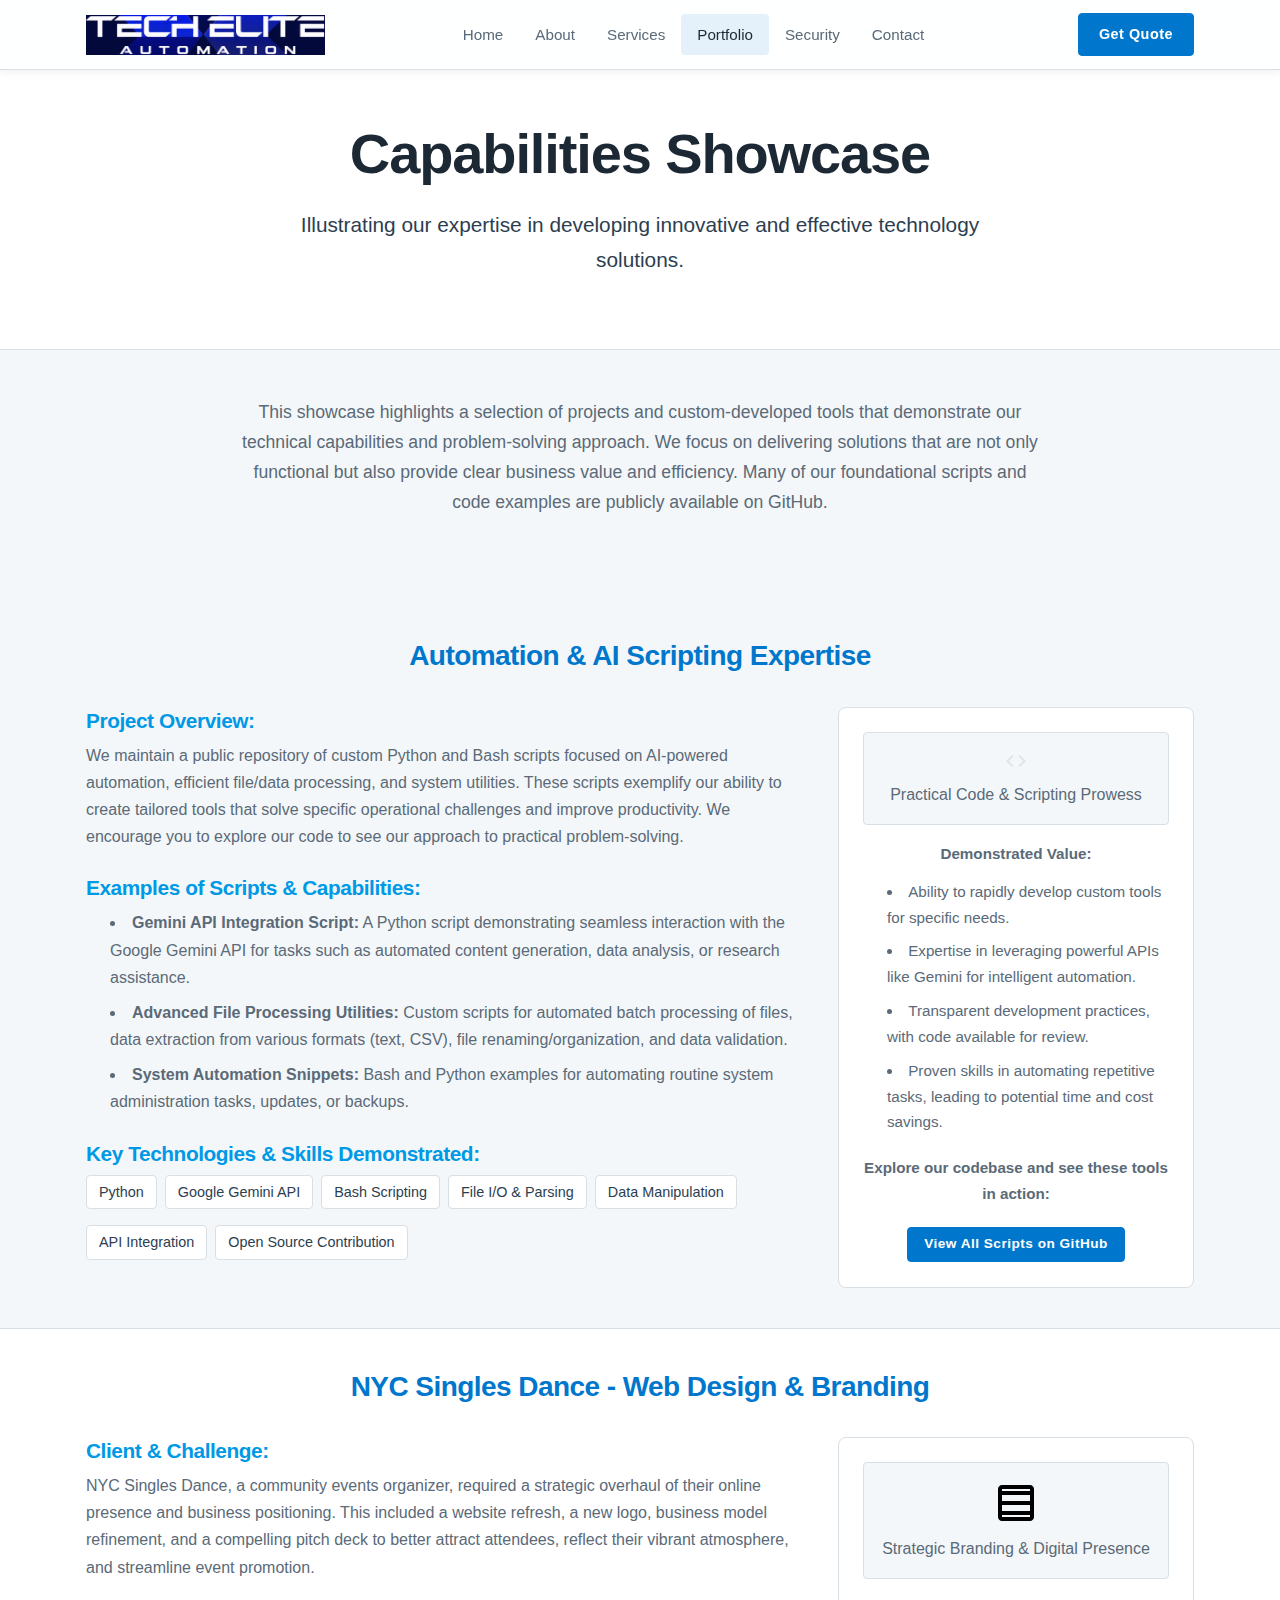
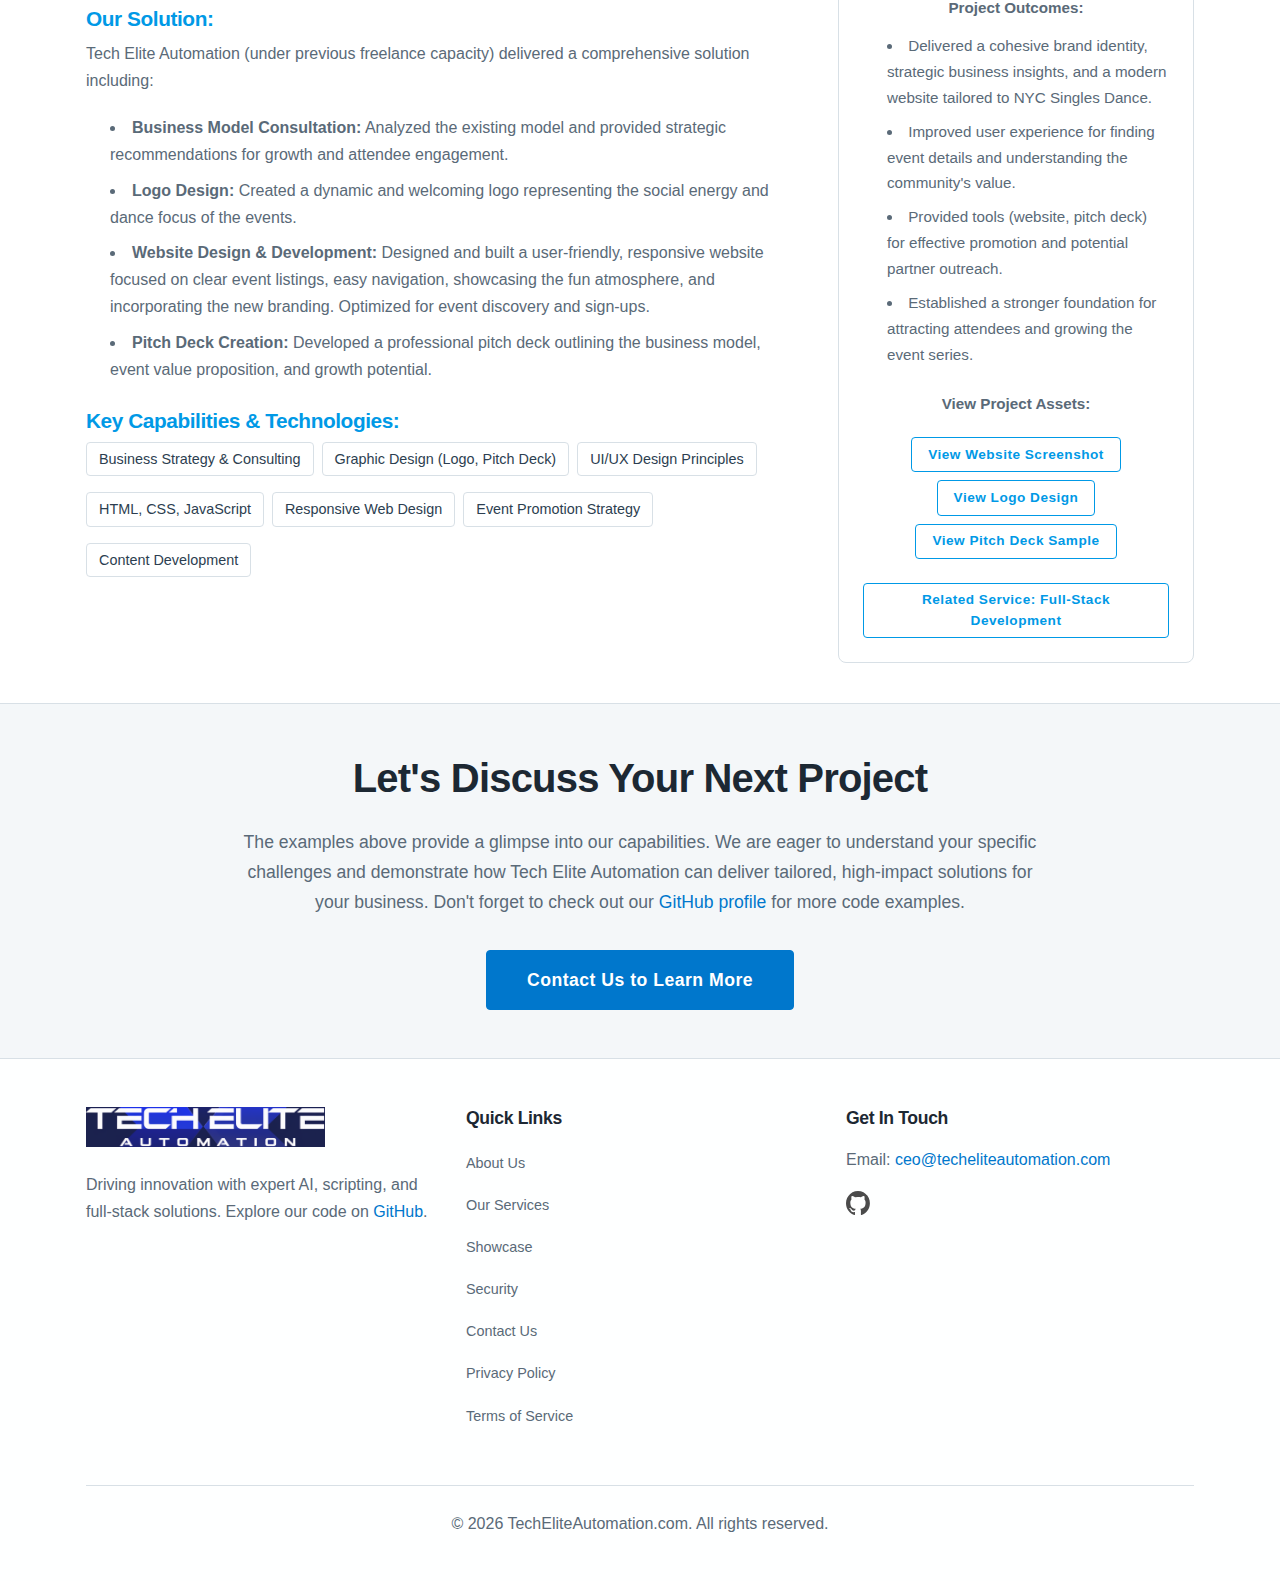
<file: portfolio.html>
<!DOCTYPE html>
<html lang="en">
<head>
    <meta charset="UTF-8">
    <meta name="viewport" content="width=device-width, initial-scale=1.0">
    <!-- CSP (Content Security Policy) -->
    <meta http-equiv="Content-Security-Policy" content="
        default-src 'self';
        script-src 'self' https://cdn.emailjs.com https://www.googletagmanager.com;
        style-src 'self' 'unsafe-inline' https://fonts.googleapis.com;
        img-src 'self' data: https://via.placeholder.com /assets/; /* Allow self, data URIs, placeholder, and local assets */
        font-src 'self' https://fonts.gstatic.com;
        connect-src 'self' https://api.emailjs.com https://www.google-analytics.com;
        form-action 'self';
        frame-ancestors 'none';
        base-uri 'self';
        object-src 'none';">

    <title>Capabilities Showcase | Tech Elite Automation</title>
    <meta name="description" content="Explore Tech Elite Automation's capabilities through project highlights, showcasing expertise in AI, custom software development, and web solutions. View our code on GitHub.">
    <meta name="robots" content="index, follow">
    <link rel="canonical" href="https://techeliteautomation.com/portfolio.html" />
    <meta property="og:title" content="Capabilities Showcase | Tech Elite Automation">
    <meta property="og:description" content="Demonstrating our skills in building innovative AI tools, and developing web solutions. See our coding expertise on GitHub.">
    <meta property="og:image" content="https://techeliteautomation.com/assets/images/techelite-og-logo.png">
    <meta property="og:url" content="https://techeliteautomation.com/portfolio.html">
    <meta property="og:type" content="website">
    <meta name="twitter:card" content="summary_large_image">
    <link rel="icon" href="/favicon.ico" type="image/x-icon">
    <link rel="apple-touch-icon" href="/apple-touch-icon.png">
    <link rel="manifest" href="/site.webmanifest">
    <link rel="preconnect" href="https://fonts.googleapis.com">
    <link rel="preconnect" href="https://fonts.gstatic.com" crossorigin>
    <link href="https://fonts.googleapis.com/css2?family=Inter:wght@400;500;600;700&family=JetBrains+Mono:wght@400;500;700&display=swap" rel="stylesheet" crossorigin="anonymous">
    <link rel="stylesheet" href="/css/style.css">

    <!-- Structured Data for SEO (CollectionPage or ItemList for portfolio items) -->
    <script type="application/ld+json">
    {
      "@context": "https://schema.org",
      "@type": "CollectionPage",
      "name": "Tech Elite Automation Capabilities Showcase",
      "description": "A collection of projects and demos showcasing expertise in AI, custom software, and web solutions.",
      "url": "https://techeliteautomation.com/portfolio.html",
      "mainEntity": {
        "@type": "ItemList",
        "itemListElement": [
          { "@type": "ListItem", "position": 1, "item": { "@type": "CreativeWork", "name": "Automation & AI Scripting Expertise", "url": "https://techeliteautomation.com/portfolio.html#showcase-automation-scripts" } },
          { "@type": "ListItem", "position": 2, "item": { "@type": "CreativeWork", "name": "NYC Singles Dance - Web Design & Branding", "url": "https://techeliteautomation.com/portfolio.html#showcase-web-design" } }
        ]
      },
      "publisher": {
        "@type": "Organization",
        "name": "Tech Elite Automation",
        "logo": {
          "@type": "ImageObject",
          "url": "https://techeliteautomation.com/assets/images/techelite-logo.png"
        }
      }
    }
    </script>
    <!-- Google Analytics -->
    <script async src="https://www.googletagmanager.com/gtag/js?id=328227363"></script>
    <script>
      window.dataLayer = window.dataLayer || [];
      function gtag(){dataLayer.push(arguments);}
      gtag('js', new Date());
      gtag('config', '328227363');
    </script>
</head>
<body>
    <header class="navbar">
        <div class="nav-container">
            <a href="/" class="navbar-logo-link" aria-label="Tech Elite Automation Homepage">
                <img src="/assets/images/techelite-logo.png" alt="Tech Elite Automation Logo" class="navbar-logo">
            </a>
            <button class="menu-toggle" aria-label="Toggle navigation menu" aria-expanded="false" aria-controls="nav-menu">
                <span class="menu-icon-bar"></span>
                <span class="menu-icon-bar"></span>
                <span class="menu-icon-bar"></span>
            </button>
            <nav class="nav-menu-container" id="nav-menu">
                <ul class="nav-links">
                    <li><a href="/" class="nav-link">Home</a></li>
                    <li><a href="/about.html" class="nav-link">About</a></li>
                    <li><a href="/services.html" class="nav-link">Services</a></li>
                    <li><a href="/portfolio.html" class="nav-link active">Portfolio</a></li>
                    <li><a href="/security-practices.html" class="nav-link">Security</a></li>
                    <li><a href="/contact.html" class="nav-link">Contact</a></li>
                </ul>
            </nav>
            <a href="/contact.html" class="nav-cta btn btn-primary">Get Quote</a>
        </div>
    </header>

    <main>
        <section class="page-hero-section text-center">
            <div class="container">
                <h1 class="page-title">Capabilities Showcase</h1>
                <p class="page-subtitle lead">Illustrating our expertise in developing innovative and effective technology solutions.</p>
            </div>
        </section>

        <section id="portfolio-intro" class="content-section">
            <div class="container text-center">
                <p class="section-intro">This showcase highlights a selection of projects and custom-developed tools that demonstrate our technical capabilities and problem-solving approach. We focus on delivering solutions that are not only functional but also provide clear business value and efficiency. Many of our foundational scripts and code examples are publicly available on GitHub.</p>
            </div>
        </section>

        <!-- Showcase Item 1: Custom Automation & AI Scripts (Emphasizing GitHub) -->
        <section id="showcase-automation-scripts" class="content-section portfolio-case-study">
            <div class="container">
                <h2 class="case-study-title">Automation & AI Scripting Expertise</h2>
                 <div class="case-study-grid">
                    <div class="case-study-details">
                        <h3>Project Overview:</h3>
                        <p>We maintain a public repository of custom Python and Bash scripts focused on AI-powered automation, efficient file/data processing, and system utilities. These scripts exemplify our ability to create tailored tools that solve specific operational challenges and improve productivity. We encourage you to explore our code to see our approach to practical problem-solving.</p>
                        <h3>Examples of Scripts & Capabilities:</h3>
                        <ul>
                            <li><strong>Gemini API Integration Script:</strong> A Python script demonstrating seamless interaction with the Google Gemini API for tasks such as automated content generation, data analysis, or research assistance.</li>
                            <li><strong>Advanced File Processing Utilities:</strong> Custom scripts for automated batch processing of files, data extraction from various formats (text, CSV), file renaming/organization, and data validation.</li>
                            <li><strong>System Automation Snippets:</strong> Bash and Python examples for automating routine system administration tasks, updates, or backups.</li>
                        </ul>
                        <h3>Key Technologies & Skills Demonstrated:</h3>
                        <ul class="tech-list">
                            <li>Python</li>
                            <li>Google Gemini API</li>
                            <li>Bash Scripting</li>
                            <li>File I/O & Parsing</li>
                            <li>Data Manipulation</li>
                            <li>API Integration</li>
                            <li>Open Source Contribution</li>
                        </ul>
                    </div>
                    <div class="case-study-results">
                         <div class="result-highlight-box">
							<img src="/assets/icons/icon-code.svg" alt="Code Icon" class="result-card-icon-lg">
                            <span class="result-label">Practical Code & Scripting Prowess</span>
                        </div>
                        <p><strong>Demonstrated Value:</strong></p>
                        <ul>
                            <li>Ability to rapidly develop custom tools for specific needs.</li>
                            <li>Expertise in leveraging powerful APIs like Gemini for intelligent automation.</li>
                            <li>Transparent development practices, with code available for review.</li>
                            <li>Proven skills in automating repetitive tasks, leading to potential time and cost savings.</li>
                        </ul>
                        <p class="mt-2"><strong>Explore our codebase and see these tools in action:</strong></p>
                        <a href="https://github.com/TechEliteAutomation" target="_blank" rel="noopener noreferrer" class="btn btn-primary btn-sm mt-1">View All Scripts on GitHub</a>
                    </div>
                </div>
            </div>
        </section>

        <!-- Showcase Item 2: Web Design & Brand Identity Project (NYC Singles Dance) -->
        <section id="showcase-web-design" class="content-section portfolio-case-study alt-bg">
            <div class="container">
                <h2 class="case-study-title">NYC Singles Dance - Web Design & Branding</h2>
                <div class="case-study-grid">
                    <div class="case-study-details">
                        <h3>Client & Challenge:</h3>
                        <p>NYC Singles Dance, a community events organizer, required a strategic overhaul of their online presence and business positioning. This included a website refresh, a new logo, business model refinement, and a compelling pitch deck to better attract attendees, reflect their vibrant atmosphere, and streamline event promotion.</p>
                        <h3>Our Solution:</h3>
                        <p>Tech Elite Automation (under previous freelance capacity) delivered a comprehensive solution including:</p>
                            <ul>
                                <li><strong>Business Model Consultation:</strong> Analyzed the existing model and provided strategic recommendations for growth and attendee engagement.</li>
                                <li><strong>Logo Design:</strong> Created a dynamic and welcoming logo representing the social energy and dance focus of the events.</li>
                                <li><strong>Website Design & Development:</strong> Designed and built a user-friendly, responsive website focused on clear event listings, easy navigation, showcasing the fun atmosphere, and incorporating the new branding. Optimized for event discovery and sign-ups.</li>
                                <li><strong>Pitch Deck Creation:</strong> Developed a professional pitch deck outlining the business model, event value proposition, and growth potential.</li>
                            </ul>
                        <h3>Key Capabilities & Technologies:</h3>
                        <ul class="tech-list">
                            <li>Business Strategy & Consulting</li>
                            <li>Graphic Design (Logo, Pitch Deck)</li>
                            <li>UI/UX Design Principles</li>
                            <li>HTML, CSS, JavaScript</li>
                            <li>Responsive Web Design</li>
                            <li>Event Promotion Strategy</li>
                            <li>Content Development</li>
                        </ul>
                    </div>
                    <div class="case-study-results">
                        <div class="result-highlight-box">
                            <img src="/assets/icons/icon-full-stack.svg" alt="Web Design Icon" class="result-card-icon-lg">
                            <span class="result-label">Strategic Branding & Digital Presence</span>
                        </div>
                        <p><strong>Project Outcomes:</strong></p>
                        <ul>
                            <li>Delivered a cohesive brand identity, strategic business insights, and a modern website tailored to NYC Singles Dance.</li>
                            <li>Improved user experience for finding event details and understanding the community's value.</li>
                            <li>Provided tools (website, pitch deck) for effective promotion and potential partner outreach.</li>
                            <li>Established a stronger foundation for attracting attendees and growing the event series.</li>
                        </ul>
                         <div class="portfolio-visuals mt-3">
                             <p><strong>View Project Assets:</strong></p>
                             <!-- Updated Links -->
                             <a href="/assets/images/nycsd-website-preview.png" target="_blank" rel="noopener noreferrer" class="btn btn-secondary btn-sm mt-1">View Website Screenshot</a>
                             <a href="/assets/images/nycsd-logo.png" target="_blank" rel="noopener noreferrer" class="btn btn-secondary btn-sm mt-1">View Logo Design</a>
                             <a href="/assets/images/nycsd-pitch-deck-sample.png" target="_blank" rel="noopener noreferrer" class="btn btn-secondary btn-sm mt-1">View Pitch Deck Sample</a>
                         </div>
                         <a href="/services/full-stack-data.html" class="btn btn-secondary btn-sm mt-3">Related Service: Full-Stack Development</a>
                    </div>
                </div>
            </div>
        </section>

        <section id="cta-portfolio" class="content-section text-center">
            <div class="container">
                <h2 class="section-title">Let's Discuss Your Next Project</h2>
                <p class="section-intro">The examples above provide a glimpse into our capabilities. We are eager to understand your specific challenges and demonstrate how Tech Elite Automation can deliver tailored, high-impact solutions for your business. Don't forget to check out our <a href="https://github.com/TechEliteAutomation" target="_blank" rel="noopener noreferrer">GitHub profile</a> for more code examples.</p>
                <a href="/contact.html" class="btn btn-primary btn-lg">Contact Us to Learn More</a>
            </div>
        </section>

    </main>

    <footer class="site-footer">
        <div class="container">
            <div class="footer-grid">
                <div class="footer-about">
                    <img src="/assets/images/techelite-logo.png" alt="Tech Elite Automation Logo" class="footer-logo">
                    <p>Driving innovation with expert AI, scripting, and full-stack solutions. Explore our code on <a href="https://github.com/TechEliteAutomation" target="_blank" rel="noopener noreferrer">GitHub</a>.</p>
                </div>
                <div class="footer-links">
                    <h4>Quick Links</h4>
                    <ul>
                        <li><a href="/about.html">About Us</a></li>
                        <li><a href="/services.html">Our Services</a></li>
                        <li><a href="/portfolio.html">Showcase</a></li>
                        <li><a href="/security-practices.html">Security</a></li>
                        <li><a href="/contact.html">Contact Us</a></li>
                        <li><a href="/legal/privacy-policy.html">Privacy Policy</a></li>
                        <li><a href="/legal/terms-of-service.html">Terms of Service</a></li>
                    </ul>
                </div>
                <div class="footer-contact">
                    <h4>Get In Touch</h4>
                    <p>Email: <a href="mailto:ceo@techeliteautomation.com">ceo@techeliteautomation.com</a></p>
                    <div class="footer-socials">
                        <a href="https://github.com/TechEliteAutomation" target="_blank" rel="noopener noreferrer" class="social-icon-link" aria-label="GitHub Profile">
                            <img src="/assets/images/github-icon.svg" alt="GitHub" class="social-icon">
                        </a>
                        <!-- Add other social links here if applicable -->
                    </div>
                </div>
            </div>
            <div class="footer-bottom">
                <p>© <span id="current-year"></span> TechEliteAutomation.com. All rights reserved.</p>
            </div>
        </div>
    </footer>
    <script src="/js/main.js"></script>
</body>
</html>
</file>
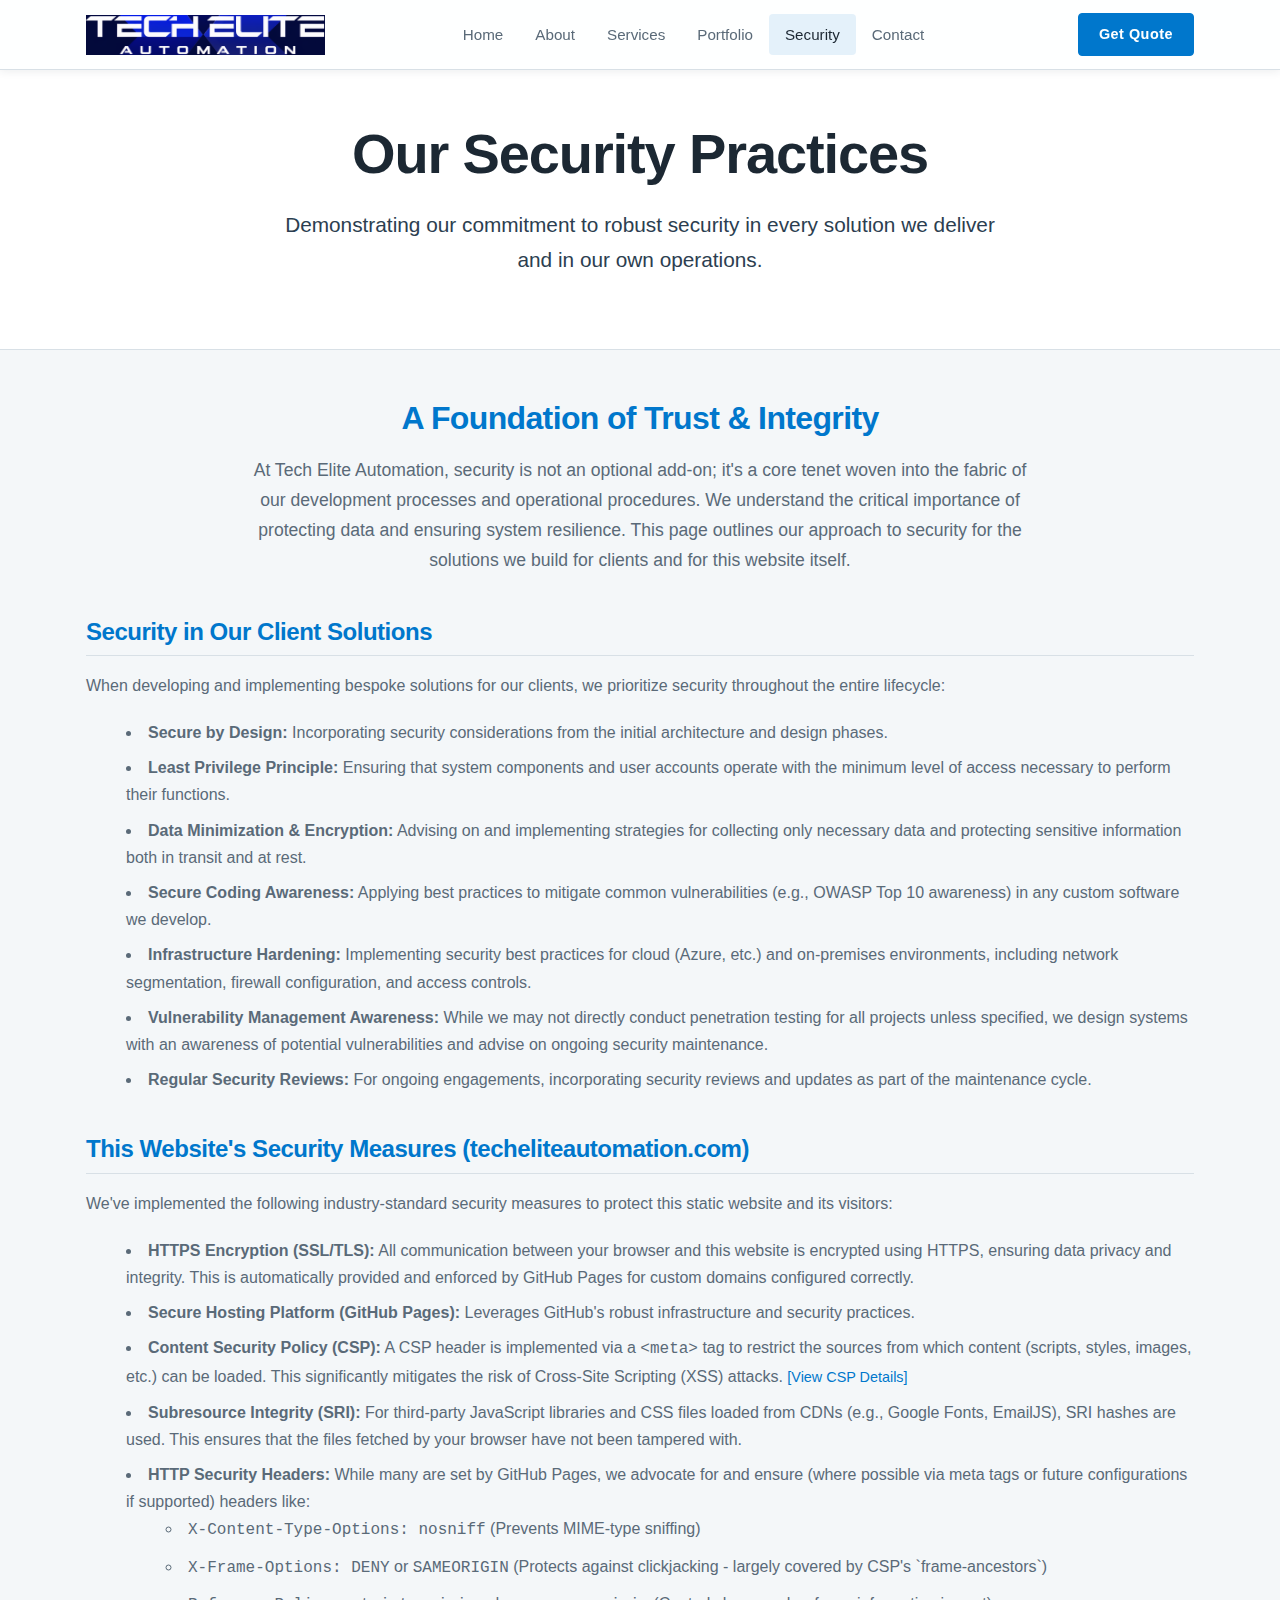
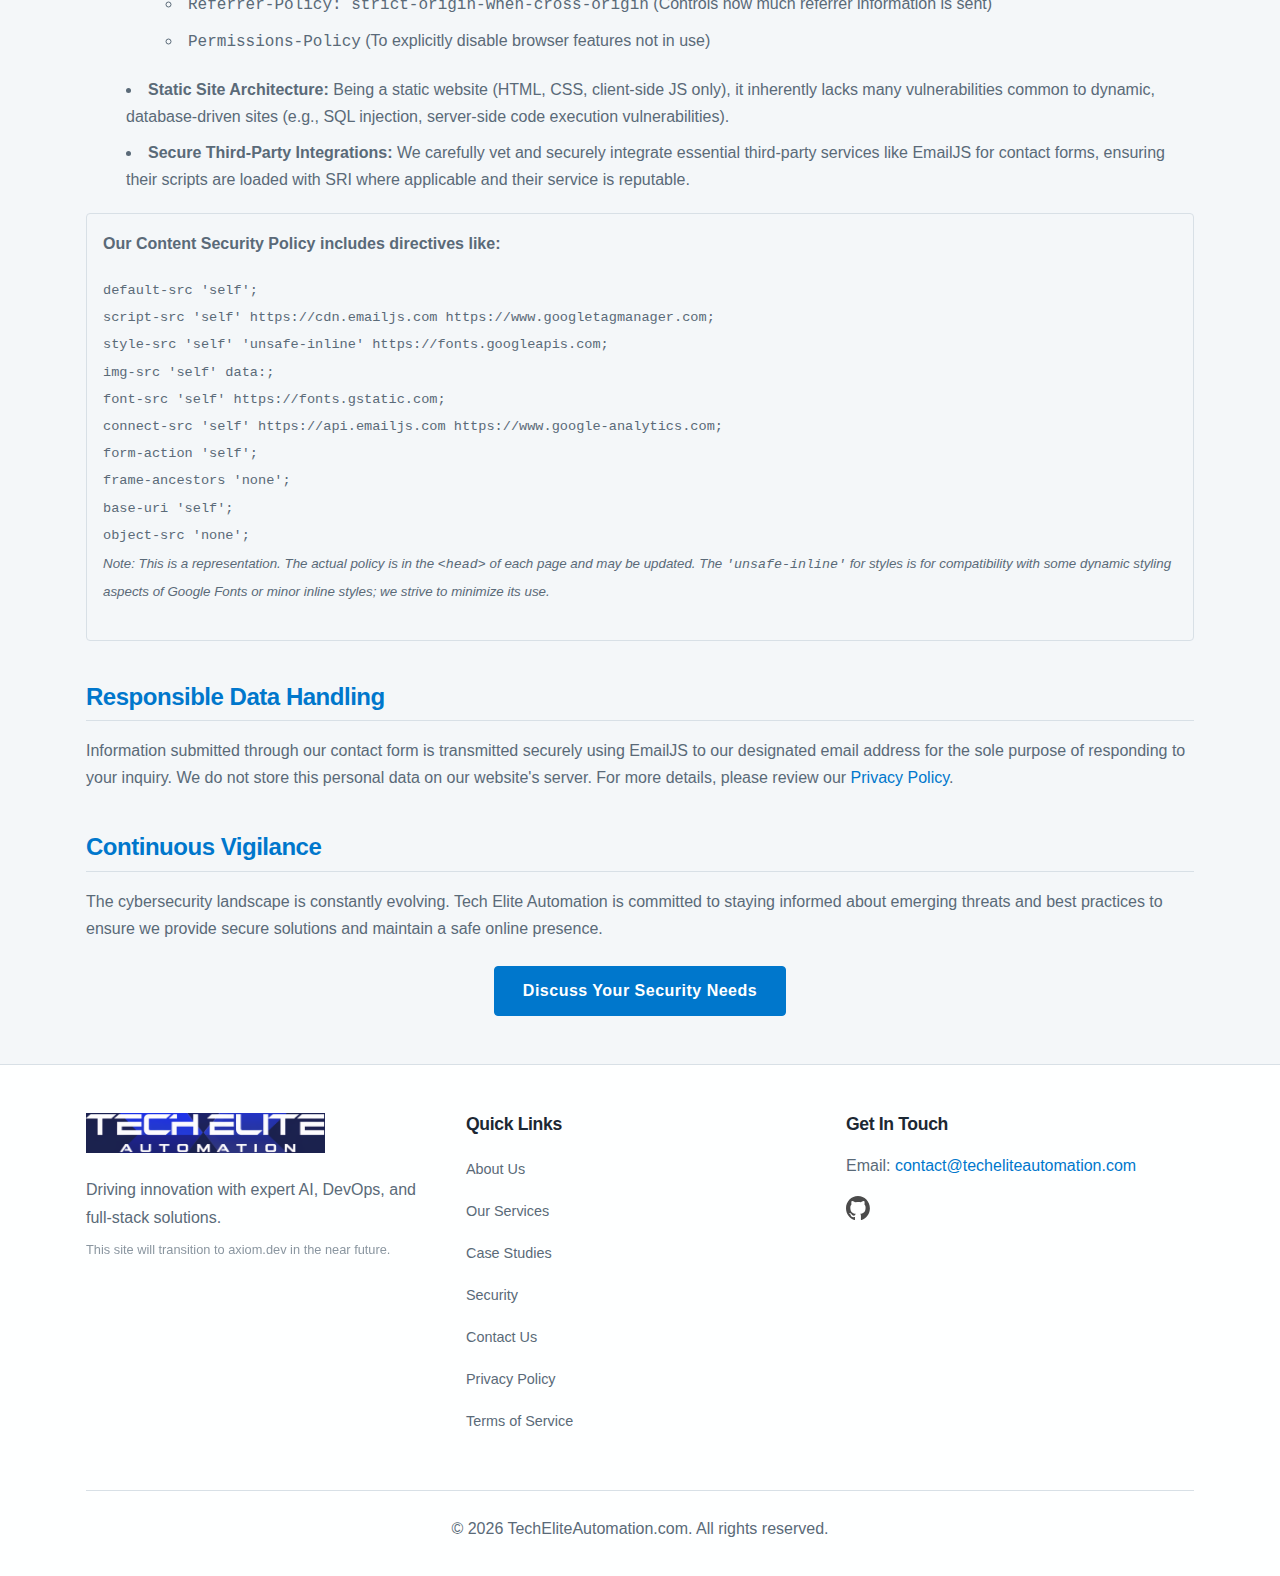
<file: security-practices.html>
<!-- START OF FILE: security-practices.html -->
<!DOCTYPE html>
<html lang="en">
<head>
    <meta charset="UTF-8">
    <meta name="viewport" content="width=device-width, initial-scale=1.0">
    <!-- CSP (Content Security Policy) -->
    <meta http-equiv="Content-Security-Policy" content="
        default-src 'self'; 
        script-src 'self' https://cdn.emailjs.com https://www.googletagmanager.com; 
        style-src 'self' 'unsafe-inline' https://fonts.googleapis.com; 
        img-src 'self' data:; 
        font-src 'self' https://fonts.gstatic.com;
        connect-src 'self' https://api.emailjs.com https://www.google-analytics.com;
        form-action 'self'; 
        frame-ancestors 'none'; 
        base-uri 'self';
        object-src 'none';">

    <title>Our Security Practices | Tech Elite Automation</title>
    <meta name="description" content="Learn about Tech Elite Automation's commitment to security, including secure development for client solutions and website security measures (HTTPS, CSP, SRI).">
    <meta name="keywords" content="IT security practices, secure software development, website security, data protection, cybersecurity commitment, CSP, SRI">
    <meta name="author" content="Tech Elite Automation">
    <meta name="robots" content="index, follow">
    <link rel="canonical" href="https://techeliteautomation.com/security-practices.html" />

    <meta property="og:title" content="Our Security Practices | Tech Elite Automation">
    <meta property="og:description" content="Detailing our robust security measures for client projects and our own online presence, ensuring trust and data integrity.">
    <meta property="og:image" content="https://techeliteautomation.com/assets/images/techelite-og-logo.png">
    <meta property="og:url" content="https://techeliteautomation.com/security-practices.html">
    <meta property="og:type" content="website">
    <meta name="twitter:card" content="summary_large_image">

    <link rel="icon" href="/favicon.ico" type="image/x-icon">
    <link rel="apple-touch-icon" href="/apple-touch-icon.png">
    <link rel="manifest" href="/site.webmanifest">

    <link rel="preconnect" href="https://fonts.googleapis.com">
    <link rel="preconnect" href="https://fonts.gstatic.com" crossorigin>
    <link href="https://fonts.googleapis.com/css2?family=Inter:wght@400;500;600;700&family=JetBrains+Mono:wght@400;500;700&display=swap" rel="stylesheet" 
          integrity="sha384-PLACEHOLDER_FONT_HASH" crossorigin="anonymous">
    
    <link rel="stylesheet" href="/css/style.css">

    <!-- Structured Data for SEO -->
    <script type="application/ld+json">
    {
      "@context": "https://schema.org",
      "@type": "WebPage", // Could also be "Article" if content is very detailed
      "name": "Tech Elite Automation Security Practices",
      "description": "An overview of Tech Elite Automation's commitment to security in client solutions and its own website operations.",
      "url": "https://techeliteautomation.com/security-practices.html",
      "publisher": {
        "@type": "Organization",
        "name": "Tech Elite Automation",
        "logo": {
          "@type": "ImageObject",
          "url": "https://techeliteautomation.com/assets/images/techelite-logo.png"
        }
      }
    }
    </script>
    <!-- Google Analytics (Replace G-YOUR_GA_ID) -->
    <script async src="https://www.googletagmanager.com/gtag/js?id=G-YOUR_GA_ID"></script>
    <script>
      window.dataLayer = window.dataLayer || [];
      function gtag(){dataLayer.push(arguments);}
      gtag('js', new Date());
      gtag('config', 'G-YOUR_GA_ID');
    </script>
</head>
<body>
    <header class="navbar">
        <div class="nav-container">
            <a href="/" class="navbar-logo-link" aria-label="Tech Elite Automation Homepage">
                <img src="/assets/images/techelite-logo.png" alt="Tech Elite Automation Logo" class="navbar-logo">
            </a>
            <button class="menu-toggle" aria-label="Toggle navigation menu" aria-expanded="false" aria-controls="nav-menu">
                <span class="menu-icon-bar"></span>
                <span class="menu-icon-bar"></span>
                <span class="menu-icon-bar"></span>
            </button>
            <nav class="nav-menu-container" id="nav-menu">
                <ul class="nav-links">
                    <li><a href="/" class="nav-link">Home</a></li>
                    <li><a href="/about.html" class="nav-link">About</a></li>
                    <li><a href="/services.html" class="nav-link">Services</a></li>
                    <li><a href="/portfolio.html" class="nav-link">Portfolio</a></li>
                    <li><a href="/security-practices.html" class="nav-link active">Security</a></li>
                    <li><a href="/contact.html" class="nav-link">Contact</a></li>
                </ul>
            </nav>
            <a href="/contact.html" class="nav-cta btn btn-primary">Get Quote</a>
        </div>
    </header>

    <main>
        <section class="page-hero-section text-center">
            <div class="container">
                <h1 class="page-title">Our Security Practices</h1>
                <p class="page-subtitle lead">Demonstrating our commitment to robust security in every solution we deliver and in our own operations.</p>
            </div>
        </section>

        <section id="security-commitment" class="content-section">
            <div class="container">
                <h2 class="section-title-sm text-center">A Foundation of Trust & Integrity</h2>
                <p class="section-intro text-center">At Tech Elite Automation, security is not an optional add-on; it's a core tenet woven into the fabric of our development processes and operational procedures. We understand the critical importance of protecting data and ensuring system resilience. This page outlines our approach to security for the solutions we build for clients and for this website itself.</p>

                <div class="security-category">
                    <h3 class="content-subtitle">Security in Our Client Solutions</h3>
                    <p>When developing and implementing bespoke solutions for our clients, we prioritize security throughout the entire lifecycle:</p>
                    <ul>
                        <li><strong>Secure by Design:</strong> Incorporating security considerations from the initial architecture and design phases.</li>
                        <li><strong>Least Privilege Principle:</strong> Ensuring that system components and user accounts operate with the minimum level of access necessary to perform their functions.</li>
                        <li><strong>Data Minimization & Encryption:</strong> Advising on and implementing strategies for collecting only necessary data and protecting sensitive information both in transit and at rest.</li>
                        <li><strong>Secure Coding Awareness:</strong> Applying best practices to mitigate common vulnerabilities (e.g., OWASP Top 10 awareness) in any custom software we develop.</li>
                        <li><strong>Infrastructure Hardening:</strong> Implementing security best practices for cloud (Azure, etc.) and on-premises environments, including network segmentation, firewall configuration, and access controls.</li>
                        <li><strong>Vulnerability Management Awareness:</strong> While we may not directly conduct penetration testing for all projects unless specified, we design systems with an awareness of potential vulnerabilities and advise on ongoing security maintenance.</li>
                         <li><strong>Regular Security Reviews:</strong> For ongoing engagements, incorporating security reviews and updates as part of the maintenance cycle.</li>
                    </ul>
                </div>

                <div class="security-category">
                    <h3 class="content-subtitle">This Website's Security Measures (techeliteautomation.com)</h3>
                    <p>We've implemented the following industry-standard security measures to protect this static website and its visitors:</p>
                    <ul>
                        <li><strong>HTTPS Encryption (SSL/TLS):</strong> All communication between your browser and this website is encrypted using HTTPS, ensuring data privacy and integrity. This is automatically provided and enforced by GitHub Pages for custom domains configured correctly.</li>
                        <li><strong>Secure Hosting Platform (GitHub Pages):</strong> Leverages GitHub's robust infrastructure and security practices.</li>
                        <li><strong>Content Security Policy (CSP):</strong> A CSP header is implemented via a <code>&lt;meta&gt;</code> tag to restrict the sources from which content (scripts, styles, images, etc.) can be loaded. This significantly mitigates the risk of Cross-Site Scripting (XSS) attacks. <a href="#csp-details" class="learn-more-link">[View CSP Details]</a></li>
                        <li><strong>Subresource Integrity (SRI):</strong> For third-party JavaScript libraries and CSS files loaded from CDNs (e.g., Google Fonts, EmailJS), SRI hashes are used. This ensures that the files fetched by your browser have not been tampered with.</li>
                        <li><strong>HTTP Security Headers:</strong> While many are set by GitHub Pages, we advocate for and ensure (where possible via meta tags or future configurations if supported) headers like:
                            <ul>
                                <li><code>X-Content-Type-Options: nosniff</code> (Prevents MIME-type sniffing)</li>
                                <li><code>X-Frame-Options: DENY</code> or <code>SAMEORIGIN</code> (Protects against clickjacking - largely covered by CSP's `frame-ancestors`)</li>
                                <li><code>Referrer-Policy: strict-origin-when-cross-origin</code> (Controls how much referrer information is sent)</li>
                                 <li><code>Permissions-Policy</code> (To explicitly disable browser features not in use)</li>
                            </ul>
                        </li>
                        <li><strong>Static Site Architecture:</strong> Being a static website (HTML, CSS, client-side JS only), it inherently lacks many vulnerabilities common to dynamic, database-driven sites (e.g., SQL injection, server-side code execution vulnerabilities).</li>
                        <li><strong>Secure Third-Party Integrations:</strong> We carefully vet and securely integrate essential third-party services like EmailJS for contact forms, ensuring their scripts are loaded with SRI where applicable and their service is reputable.</li>
                    </ul>
                    <div id="csp-details" class="code-block-container mt-2">
                        <p><strong>Our Content Security Policy includes directives like:</strong></p>
                        <pre><code>default-src 'self'; 
script-src 'self' https://cdn.emailjs.com https://www.googletagmanager.com; 
style-src 'self' 'unsafe-inline' https://fonts.googleapis.com; 
img-src 'self' data:; 
font-src 'self' https://fonts.gstatic.com;
connect-src 'self' https://api.emailjs.com https://www.google-analytics.com;
form-action 'self'; 
frame-ancestors 'none'; 
base-uri 'self';
object-src 'none';</code></pre>
                        <p><small><em>Note: This is a representation. The actual policy is in the <code>&lt;head&gt;</code> of each page and may be updated. The <code>'unsafe-inline'</code> for styles is for compatibility with some dynamic styling aspects of Google Fonts or minor inline styles; we strive to minimize its use.</em></small></p>
                    </div>
                </div>

                <div class="security-category">
                    <h3 class="content-subtitle">Responsible Data Handling</h3>
                    <p>Information submitted through our contact form is transmitted securely using EmailJS to our designated email address for the sole purpose of responding to your inquiry. We do not store this personal data on our website's server. For more details, please review our <a href="/legal/privacy-policy.html">Privacy Policy</a>.</p>
                </div>
                 <div class="security-category">
                    <h3 class="content-subtitle">Continuous Vigilance</h3>
                    <p>The cybersecurity landscape is constantly evolving. Tech Elite Automation is committed to staying informed about emerging threats and best practices to ensure we provide secure solutions and maintain a safe online presence.</p>
                </div>

                 <div class="text-center mt-3">
                    <a href="/contact.html" class="btn btn-primary">Discuss Your Security Needs</a>
                </div>
            </div>
        </section>
    </main>

    <footer class="site-footer">
        <div class="container">
            <div class="footer-grid">
                <div class="footer-about">
                    <img src="/assets/images/techelite-logo.png" alt="Tech Elite Automation Logo" class="footer-logo">
                    <p>Driving innovation with expert AI, DevOps, and full-stack solutions.</p>
                    <p class="footer-note">This site will transition to axiom.dev in the near future.</p>
                </div>
                <div class="footer-links">
                    <h4>Quick Links</h4>
                    <ul>
                        <li><a href="/about.html">About Us</a></li>
                        <li><a href="/services.html">Our Services</a></li>
                        <li><a href="/portfolio.html">Case Studies</a></li>
                        <li><a href="/security-practices.html">Security</a></li>
                        <li><a href="/contact.html">Contact Us</a></li>
                        <li><a href="/legal/privacy-policy.html">Privacy Policy</a></li>
                        <li><a href="/legal/terms-of-service.html">Terms of Service</a></li>
                    </ul>
                </div>
                <div class="footer-contact">
                    <h4>Get In Touch</h4>
                    <p>Email: <a href="mailto:contact@techeliteautomation.com">contact@techeliteautomation.com</a></p>
                    <div class="footer-socials">
                        <a href="https://github.com/TechEliteAutomation" target="_blank" rel="noopener noreferrer" class="social-icon-link" aria-label="GitHub Profile">
                            <img src="/assets/images/github-icon.svg" alt="GitHub" class="social-icon">
                        </a>
                    </div>
                </div>
            </div>
            <div class="footer-bottom">
                <p>&copy; <span id="current-year"></span> TechEliteAutomation.com. All rights reserved.</p>
            </div>
        </div>
    </footer>
    
    <script src="/js/main.js"></script>
</body>
</html>
<!-- END OF FILE: security-practices.html -->
</file>
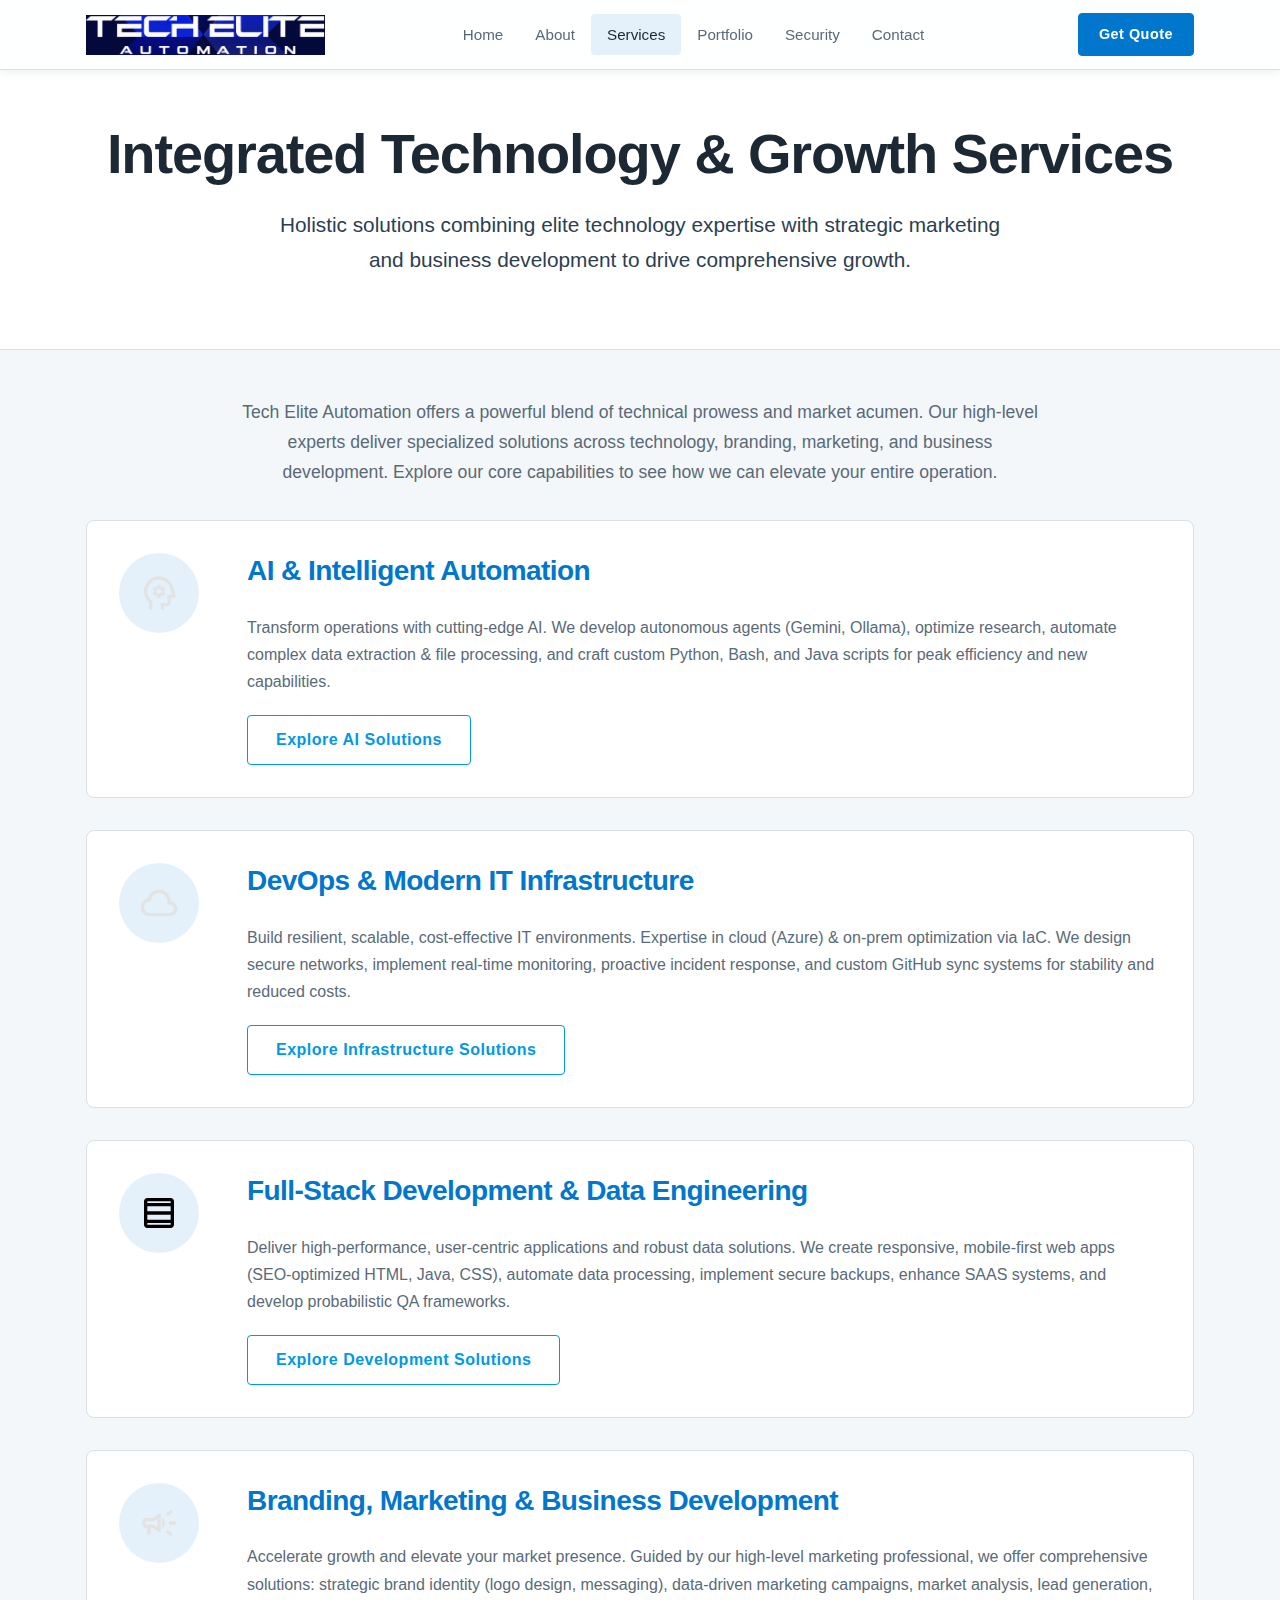
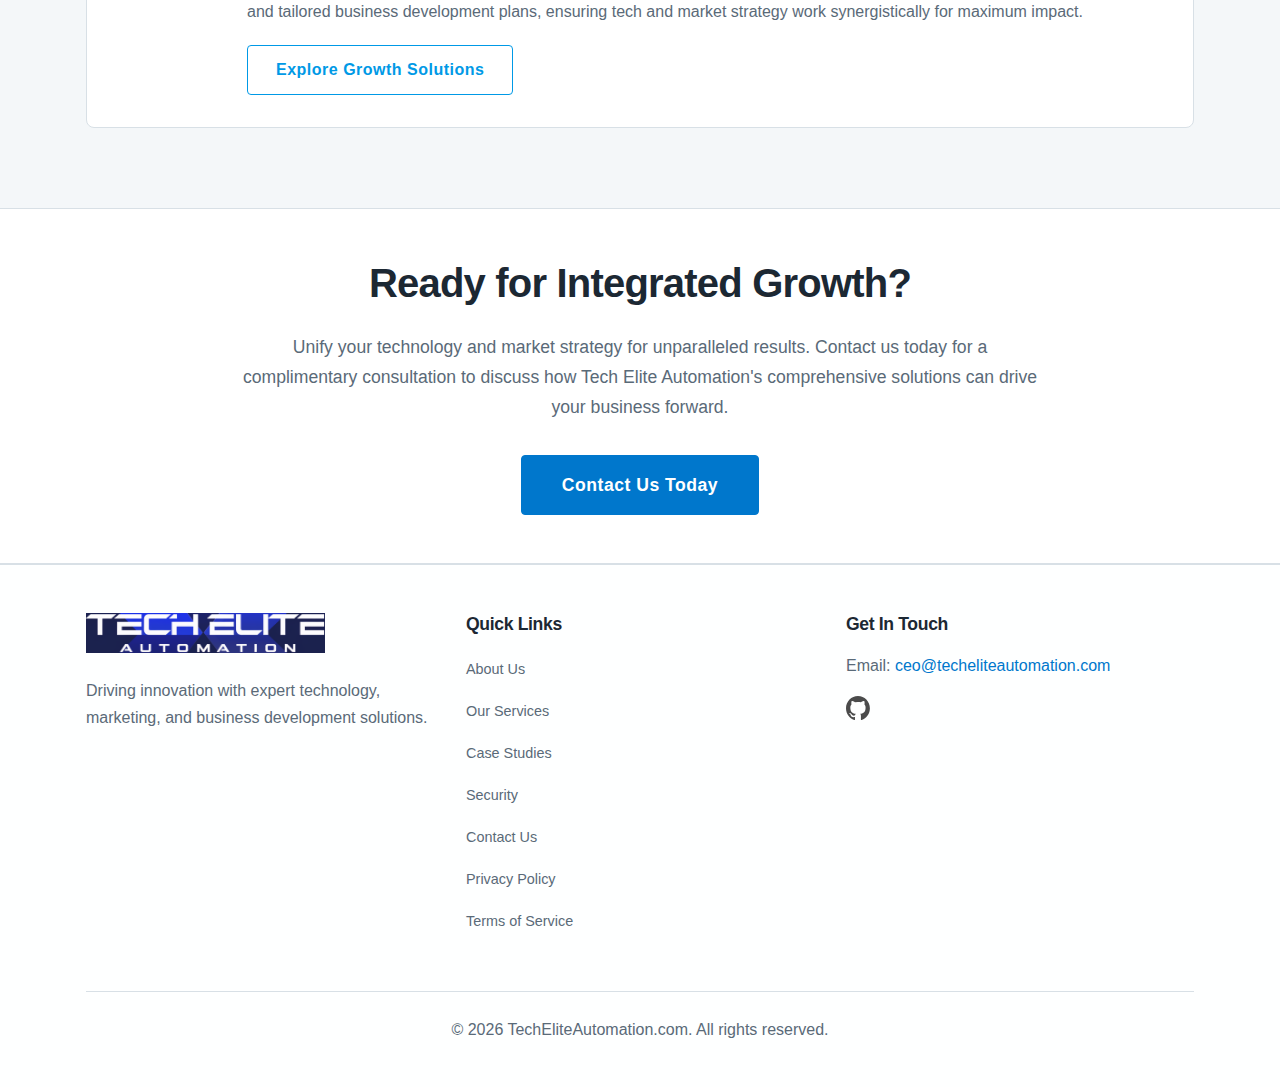
<file: services.html>
<!DOCTYPE html>
<html lang="en">
<head>
    <meta charset="UTF-8">
    <meta name="viewport" content="width=device-width, initial-scale=1.0">
    <!-- CSP (Content Security Policy) -->
    <meta http-equiv="Content-Security-Policy" content="
        default-src 'self';
        script-src 'self' https://cdn.emailjs.com https://www.googletagmanager.com;
        style-src 'self' 'unsafe-inline' https://fonts.googleapis.com;
        img-src 'self' data:;
        font-src 'self' https://fonts.gstatic.com;
        connect-src 'self' https://api.emailjs.com https://www.google-analytics.com;
        form-action 'self';
        frame-ancestors 'none';
        base-uri 'self';
        object-src 'none';">

    <title>Our Services | Tech Elite Automation | Tech, Marketing & Business Development</title>
    <meta name="description" content="Explore Tech Elite Automation's comprehensive services: AI & Automation, DevOps, Full-Stack Development, plus Branding, Marketing Strategy, and Business Development solutions.">
    <meta name="keywords" content="technology services, AI solutions, DevOps consulting, full-stack development, automation services, branding services, logo design, marketing strategy, business development consulting, comprehensive marketing solutions">
    <meta name="author" content="Tech Elite Automation">
    <meta name="robots" content="index, follow">
    <link rel="canonical" href="https://techeliteautomation.com/services.html" />

    <meta property="og:title" content="Our Services | Tech Elite Automation">
    <meta property="og:description" content="Discover our expert services in AI, DevOps, Full-Stack Development, alongside strategic Branding, Marketing, and Business Development.">
    <meta property="og:image" content="https://techeliteautomation.com/assets/images/techelite-og-logo.png">
    <meta property="og:url" content="https://techeliteautomation.com/services.html">
    <meta property="og:type" content="website">
    <meta name="twitter:card" content="summary_large_image">

    <link rel="icon" href="/favicon.ico" type="image/x-icon">
    <link rel="apple-touch-icon" href="/apple-touch-icon.png">
    <link rel="manifest" href="/site.webmanifest">

    <link rel="preconnect" href="https://fonts.googleapis.com">
    <link rel="preconnect" href="https://fonts.gstatic.com" crossorigin>
    <link href="https://fonts.googleapis.com/css2?family=Inter:wght@400;500;600;700&family=JetBrains+Mono:wght@400;500;700&display=swap" rel="stylesheet"
          integrity="sha384-PLACEHOLDER_FONT_HASH" crossorigin="anonymous">

    <link rel="stylesheet" href="/css/style.css">

    <!-- Structured Data for SEO -->
    <script type="application/ld+json">
    {
      "@context": "https://schema.org",
      "@type": "ServicePage", // Using ServicePage or ItemList
      "mainEntityOfPage": {
        "@type": "WebPage",
        "@id": "https://techeliteautomation.com/services.html"
      },
      "headline": "Comprehensive Technology, Marketing & Business Development Solutions by Tech Elite Automation",
      "description": "Explore our integrated service areas: AI & Automation, DevOps & Infrastructure, Full-Stack Development, and Branding, Marketing & Business Development.",
      "hasOfferCatalog": {
        "@type": "OfferCatalog",
        "name": "Tech Elite Automation Services",
        "itemListElement": [
          {
            "@type": "OfferCatalog",
            "name": "AI & Intelligent Automation",
            "itemListElement": [
              {
                "@type": "Offer",
                "itemOffered": {
                  "@type": "Service",
                  "name": "AI Agent Development & Process Automation",
                  "url": "https://techeliteautomation.com/services/ai-automation.html"
                }
              }
            ]
          },
          {
            "@type": "OfferCatalog",
            "name": "DevOps & Modern IT Infrastructure",
             "itemListElement": [
              {
                "@type": "Offer",
                "itemOffered": {
                  "@type": "Service",
                  "name": "Cloud Optimization & Secure Infrastructure",
                  "url": "https://techeliteautomation.com/services/devops-infrastructure.html"
                }
              }
            ]
          },
          {
            "@type": "OfferCatalog",
            "name": "Full-Stack Development & Data Engineering",
            "itemListElement": [
              {
                "@type": "Offer",
                "itemOffered": {
                  "@type": "Service",
                  "name": "Web Application Development & Data Solutions",
                  "url": "https://techeliteautomation.com/services/full-stack-data.html"
                }
              }
            ]
          },
          {
            "@type": "OfferCatalog",
            "name": "Branding, Marketing & Business Development",
            "itemListElement": [
              {
                "@type": "Offer",
                "itemOffered": {
                  "@type": "Service",
                  "name": "Brand Strategy & Identity Design (Incl. Logo)",
                  "url": "https://techeliteautomation.com/services/marketing-business-dev.html" // New URL
                }
              },
              {
                "@type": "Offer",
                "itemOffered": {
                  "@type": "Service",
                  "name": "Comprehensive Marketing Solutions & Campaigns",
                  "url": "https://techeliteautomation.com/services/marketing-business-dev.html" // New URL
                }
              },
               {
                "@type": "Offer",
                "itemOffered": {
                  "@type": "Service",
                  "name": "Strategic Business Development & Growth Planning",
                  "url": "https://techeliteautomation.com/services/marketing-business-dev.html" // New URL
                }
              }
            ]
          }
        ]
      },
      "publisher": {
        "@type": "Organization",
        "name": "Tech Elite Automation",
        "logo": {
          "@type": "ImageObject",
          "url": "https://techeliteautomation.com/assets/images/techelite-logo.png"
        }
      }
    }
    </script>
    <!-- Google Analytics (Replace G-YOUR_GA_ID) -->
    <script async src="https://www.googletagmanager.com/gtag/js?id=G-YOUR_GA_ID"></script>
    <script>
      window.dataLayer = window.dataLayer || [];
      function gtag(){dataLayer.push(arguments);}
      gtag('js', new Date());
      gtag('config', 'G-YOUR_GA_ID');
    </script>
</head>
<body>
    <header class="navbar">
        <div class="nav-container">
            <a href="/" class="navbar-logo-link" aria-label="Tech Elite Automation Homepage">
                <img src="/assets/images/techelite-logo.png" alt="Tech Elite Automation Logo" class="navbar-logo">
            </a>
            <button class="menu-toggle" aria-label="Toggle navigation menu" aria-expanded="false" aria-controls="nav-menu">
                <span class="menu-icon-bar"></span>
                <span class="menu-icon-bar"></span>
                <span class="menu-icon-bar"></span>
            </button>
            <nav class="nav-menu-container" id="nav-menu">
                <ul class="nav-links">
                    <li><a href="/" class="nav-link">Home</a></li>
                    <li><a href="/about.html" class="nav-link">About</a></li>
                    <li><a href="/services.html" class="nav-link active">Services</a></li>
                    <li><a href="/portfolio.html" class="nav-link">Portfolio</a></li>
                    <li><a href="/security-practices.html" class="nav-link">Security</a></li>
                    <li><a href="/contact.html" class="nav-link">Contact</a></li>
                </ul>
            </nav>
            <a href="/contact.html" class="nav-cta btn btn-primary">Get Quote</a>
        </div>
    </header>

    <main>
        <section class="page-hero-section text-center">
            <div class="container">
                <h1 class="page-title">Integrated Technology & Growth Services</h1>
                <p class="page-subtitle lead">Holistic solutions combining elite technology expertise with strategic marketing and business development to drive comprehensive growth.</p>
            </div>
        </section>

        <section id="service-categories" class="content-section">
            <div class="container">
                <p class="section-intro text-center">Tech Elite Automation offers a powerful blend of technical prowess and market acumen. Our high-level experts deliver specialized solutions across technology, branding, marketing, and business development. Explore our core capabilities to see how we can elevate your entire operation.</p>

                <div class="service-category-card">
                    <div class="service-category-icon-container">
                        <img src="/assets/icons/icon-ai.svg" alt="AI & Automation Icon" class="service-category-icon">
                    </div>
                    <div class="service-category-content">
                        <h2 class="service-category-title">AI & Intelligent Automation</h2>
                        <p class="service-category-description">Transform operations with cutting-edge AI. We develop autonomous agents (Gemini, Ollama), optimize research, automate complex data extraction & file processing, and craft custom Python, Bash, and Java scripts for peak efficiency and new capabilities.</p>
                        <a href="/services/ai-automation.html" class="btn btn-secondary">Explore AI Solutions</a>
                    </div>
                </div>

                <div class="service-category-card">
                     <div class="service-category-icon-container">
                        <img src="/assets/icons/icon-devops-cloud.svg" alt="DevOps & Infrastructure Icon" class="service-category-icon">
                    </div>
                    <div class="service-category-content">
                        <h2 class="service-category-title">DevOps & Modern IT Infrastructure</h2>
                        <p class="service-category-description">Build resilient, scalable, cost-effective IT environments. Expertise in cloud (Azure) & on-prem optimization via IaC. We design secure networks, implement real-time monitoring, proactive incident response, and custom GitHub sync systems for stability and reduced costs.</p>
                        <a href="/services/devops-infrastructure.html" class="btn btn-secondary">Explore Infrastructure Solutions</a>
                    </div>
                </div>

                <div class="service-category-card">
                    <div class="service-category-icon-container">
                        <img src="/assets/icons/icon-full-stack.svg" alt="Full-Stack & Data Icon" class="service-category-icon">
                    </div>
                    <div class="service-category-content">
                        <h2 class="service-category-title">Full-Stack Development & Data Engineering</h2>
                        <p class="service-category-description">Deliver high-performance, user-centric applications and robust data solutions. We create responsive, mobile-first web apps (SEO-optimized HTML, Java, CSS), automate data processing, implement secure backups, enhance SAAS systems, and develop probabilistic QA frameworks.</p>
                        <a href="/services/full-stack-data.html" class="btn btn-secondary">Explore Development Solutions</a>
                    </div>
                </div>

                 <div class="service-category-card">
                    <div class="service-category-icon-container">
                        <!-- Use a relevant icon, e.g., a lightbulb, strategy chart, or megaphone -->
                        <img src="/assets/icons/icon-marketing-business-dev.svg" alt="Marketing & Business Development Icon" class="service-category-icon">
                    </div>
                    <div class="service-category-content">
                        <h2 class="service-category-title">Branding, Marketing & Business Development</h2>
                        <p class="service-category-description">Accelerate growth and elevate your market presence. Guided by our high-level marketing professional, we offer comprehensive solutions: strategic brand identity (logo design, messaging), data-driven marketing campaigns, market analysis, lead generation, and tailored business development plans, ensuring tech and market strategy work synergistically for maximum impact.</p>
                        <a href="/services/marketing-business-dev.html" class="btn btn-secondary">Explore Growth Solutions</a> <!-- Link to a new detail page -->
                    </div>
                </div>
            </div>
        </section>

        <section id="cta-contact" class="content-section alt-bg text-center">
            <div class="container">
                <h2 class="section-title">Ready for Integrated Growth?</h2>
                <p class="section-intro">Unify your technology and market strategy for unparalleled results. Contact us today for a complimentary consultation to discuss how Tech Elite Automation's comprehensive solutions can drive your business forward.</p>
                <a href="/contact.html" class="btn btn-primary btn-lg">Contact Us Today</a>
            </div>
        </section>

    </main>

    <footer class="site-footer">
        <div class="container">
            <div class="footer-grid">
                <div class="footer-about">
                    <img src="/assets/images/techelite-logo.png" alt="Tech Elite Automation Logo" class="footer-logo">
                    <p>Driving innovation with expert technology, marketing, and business development solutions.</p>
                </div>
                <div class="footer-links">
                    <h4>Quick Links</h4>
                    <ul>
                        <li><a href="/about.html">About Us</a></li>
                        <li><a href="/services.html">Our Services</a></li>
                        <li><a href="/portfolio.html">Case Studies</a></li>
                        <li><a href="/security-practices.html">Security</a></li>
                        <li><a href="/contact.html">Contact Us</a></li>
                        <li><a href="/legal/privacy-policy.html">Privacy Policy</a></li>
                        <li><a href="/legal/terms-of-service.html">Terms of Service</a></li>
                    </ul>
                </div>
                <div class="footer-contact">
                    <h4>Get In Touch</h4>
                    <p>Email: <a href="mailto:ceo@techeliteautomation.com">ceo@techeliteautomation.com</a></p>
                    <div class="footer-socials">
                        <a href="https://github.com/TechEliteAutomation" target="_blank" rel="noopener noreferrer" class="social-icon-link" aria-label="GitHub Profile">
                            <img src="/assets/images/github-icon.svg" alt="GitHub" class="social-icon">
                        </a>
                        <!-- Add other social links if applicable, e.g., LinkedIn -->
                    </div>
                </div>
            </div>
            <div class="footer-bottom">
                <p>© <span id="current-year"></span> TechEliteAutomation.com. All rights reserved.</p>
            </div>
        </div>
    </footer>

    <script src="/js/main.js"></script>
</body>
</html>
</file>
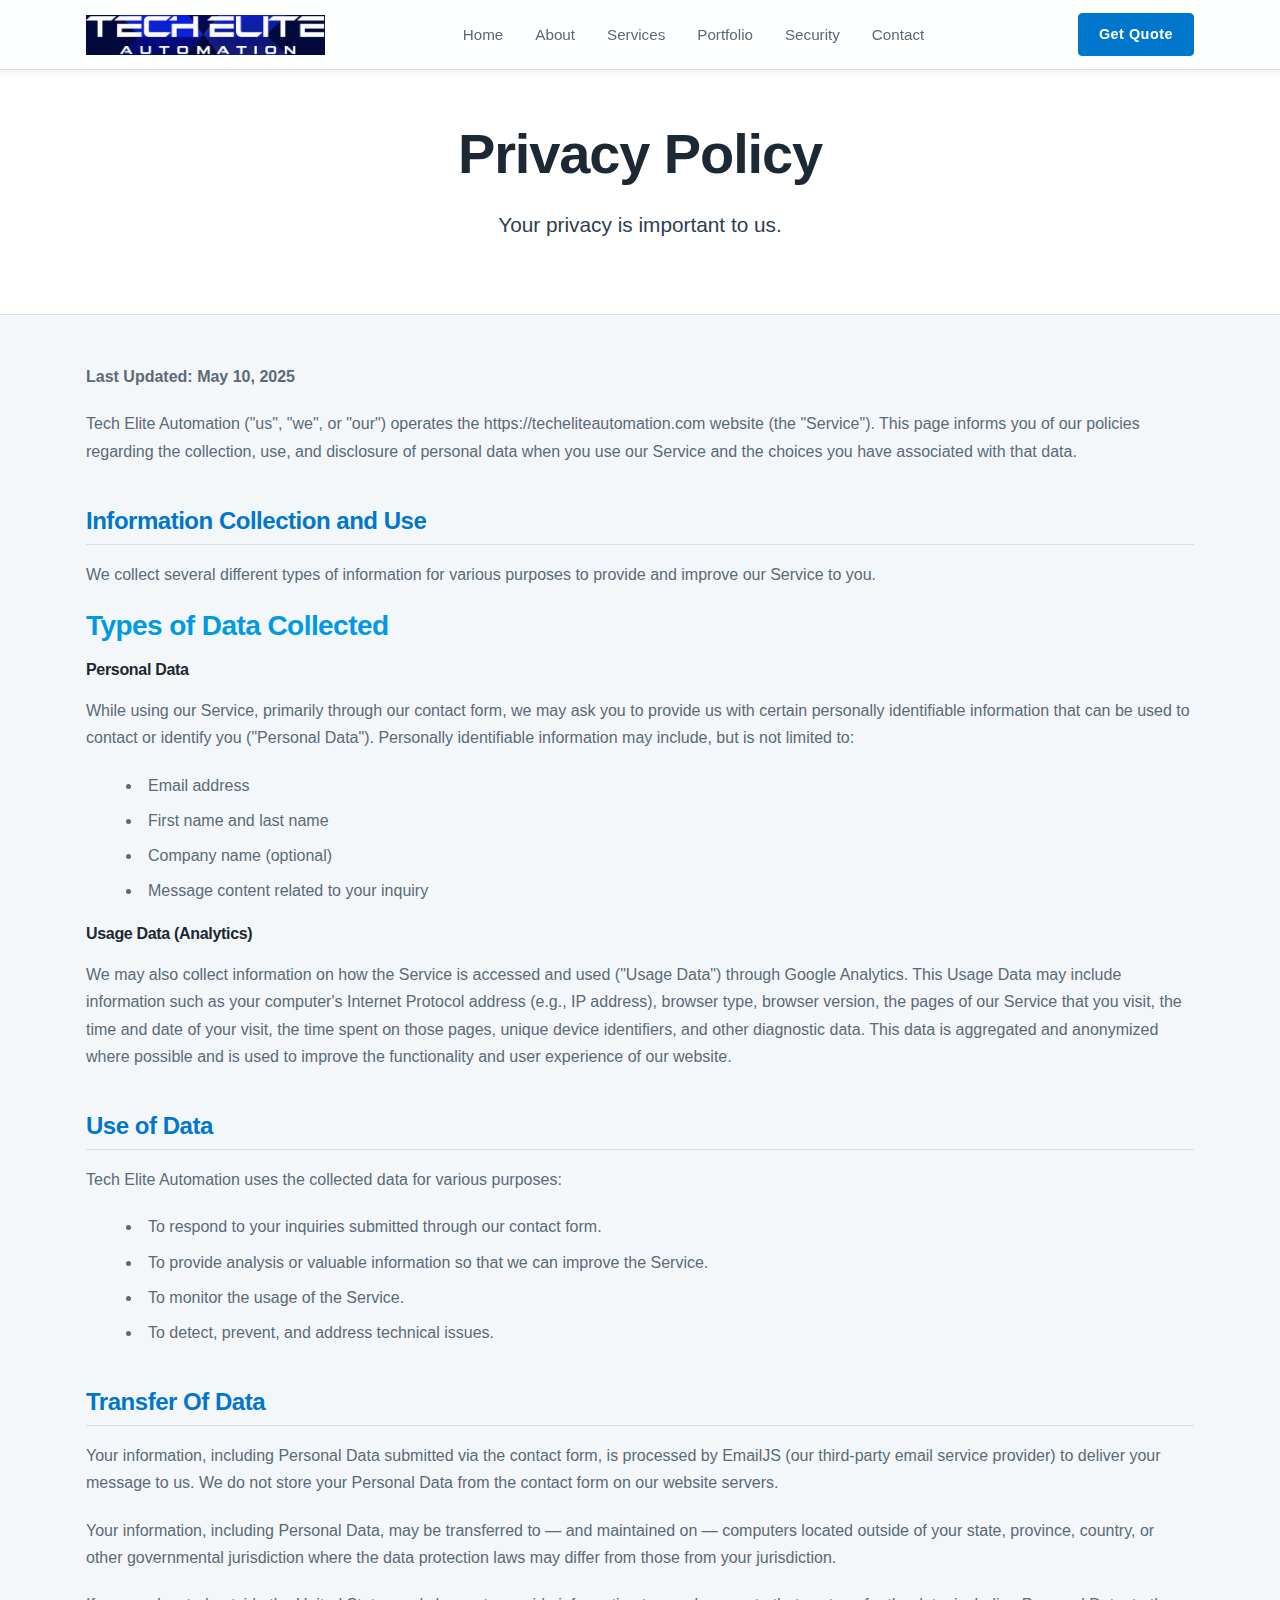
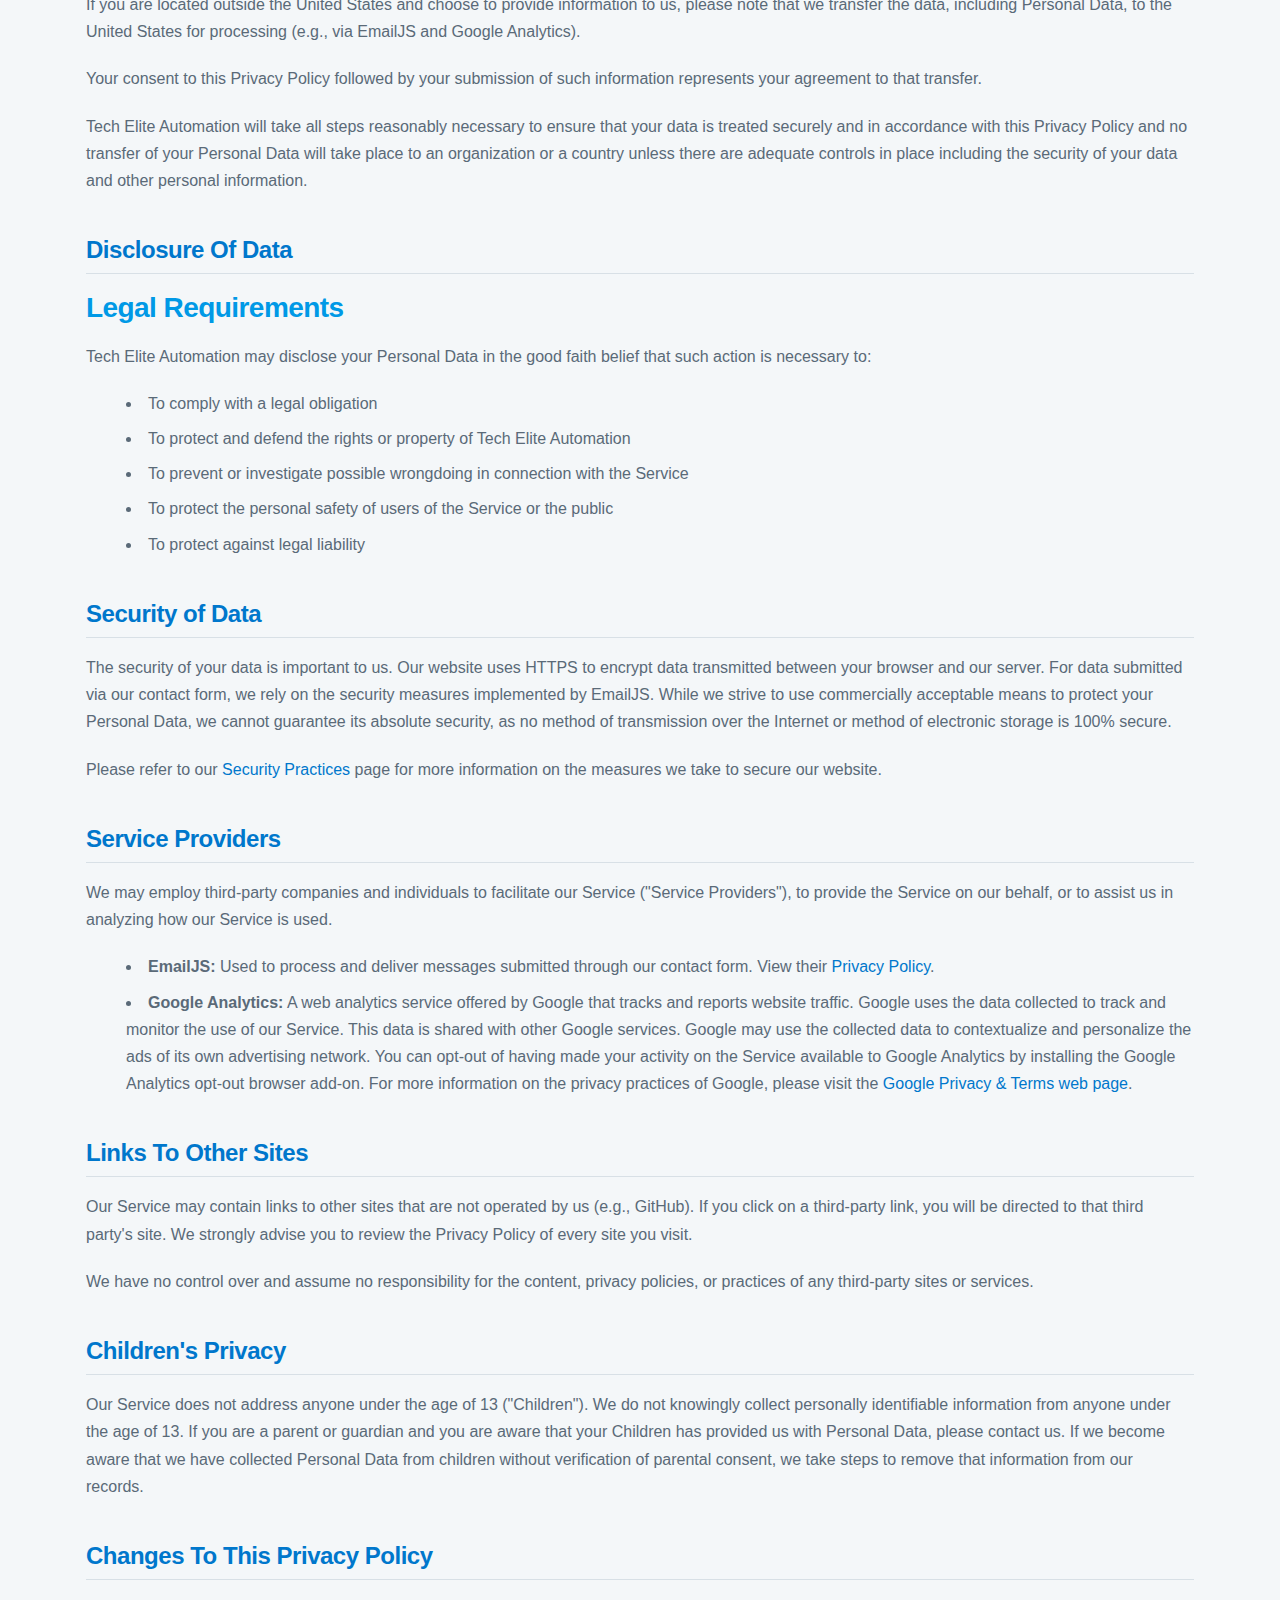
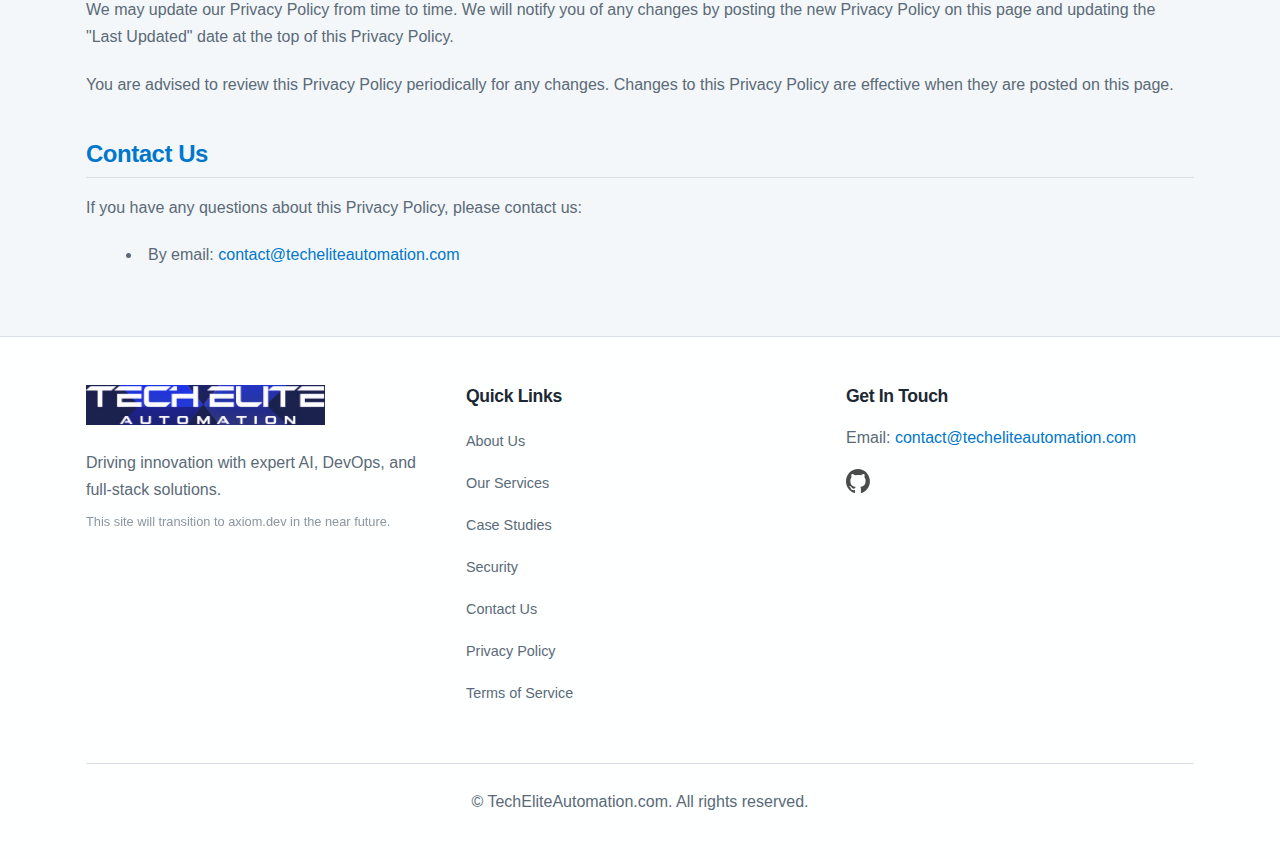
<file: legal/privacy-policy.html>
<!-- START OF FILE: legal/privacy-policy.html -->
<!DOCTYPE html>
<html lang="en">
<head>
    <meta charset="UTF-8">
    <meta name="viewport" content="width=device-width, initial-scale=1.0">
    <!-- CSP (Content Security Policy) -->
    <meta http-equiv="Content-Security-Policy" content="
        default-src 'self'; 
        script-src 'self' https://www.googletagmanager.com; 
        style-src 'self' 'unsafe-inline' https://fonts.googleapis.com; 
        img-src 'self' data:; 
        font-src 'self' https://fonts.gstatic.com;
        connect-src 'self' https://www.google-analytics.com;
        form-action 'self'; 
        frame-ancestors 'none'; 
        base-uri 'self';
        object-src 'none';">

    <title>Privacy Policy | Tech Elite Automation</title>
    <meta name="description" content="Privacy Policy for Tech Elite Automation, detailing how we collect, use, and protect your personal information when you visit our website or use our services.">
    <meta name="robots" content="index, follow"> <!-- Or "noindex, follow" if you prefer -->
    <link rel="canonical" href="https://techeliteautomation.com/legal/privacy-policy.html" />

    <link rel="icon" href="/favicon.ico" type="image/x-icon">
    <link rel="apple-touch-icon" href="/apple-touch-icon.png">
    <link rel="manifest" href="/site.webmanifest">

    <link rel="preconnect" href="https://fonts.googleapis.com">
    <link rel="preconnect" href="https://fonts.gstatic.com" crossorigin>
    <link href="https://fonts.googleapis.com/css2?family=Inter:wght@400;500;600;700&family=JetBrains+Mono:wght@400;500;700&display=swap" rel="stylesheet" 
          integrity="sha384-PLACEHOLDER_FONT_HASH" crossorigin="anonymous">
    
    <link rel="stylesheet" href="/css/style.css">
    <!-- Google Analytics (Replace G-YOUR_GA_ID) -->
    <script async src="https://www.googletagmanager.com/gtag/js?id=G-YOUR_GA_ID"></script>
    <script>
      window.dataLayer = window.dataLayer || [];
      function gtag(){dataLayer.push(arguments);}
      gtag('js', new Date());
      gtag('config', 'G-YOUR_GA_ID');
    </script>
</head>
<body>
    <header class="navbar">
        <div class="nav-container">
            <a href="/" class="navbar-logo-link" aria-label="Tech Elite Automation Homepage">
                <img src="/assets/images/techelite-logo.png" alt="Tech Elite Automation Logo" class="navbar-logo">
            </a>
            <button class="menu-toggle" aria-label="Toggle navigation menu" aria-expanded="false" aria-controls="nav-menu">
                <span class="menu-icon-bar"></span>
                <span class="menu-icon-bar"></span>
                <span class="menu-icon-bar"></span>
            </button>
            <nav class="nav-menu-container" id="nav-menu">
                <ul class="nav-links">
                    <li><a href="/" class="nav-link">Home</a></li>
                    <li><a href="/about.html" class="nav-link">About</a></li>
                    <li><a href="/services.html" class="nav-link">Services</a></li>
                    <li><a href="/portfolio.html" class="nav-link">Portfolio</a></li>
                    <li><a href="/security-practices.html" class="nav-link">Security</a></li>
                    <li><a href="/contact.html" class="nav-link">Contact</a></li>
                </ul>
            </nav>
            <a href="/contact.html" class="nav-cta btn btn-primary">Get Quote</a>
        </div>
    </header>

    <main>
        <section class="page-hero-section text-center">
            <div class="container">
                <h1 class="page-title">Privacy Policy</h1>
                <p class="page-subtitle lead">Your privacy is important to us.</p>
            </div>
        </section>

        <section class="content-section legal-content">
            <div class="container">
                <p><strong>Last Updated: <span id="lastUpdatedDate">May 10, 2025</span></strong></p>

                <p>Tech Elite Automation ("us", "we", or "our") operates the https://techeliteautomation.com website (the "Service"). This page informs you of our policies regarding the collection, use, and disclosure of personal data when you use our Service and the choices you have associated with that data.</p>

                <h2 class="content-subtitle">Information Collection and Use</h2>
                <p>We collect several different types of information for various purposes to provide and improve our Service to you.</p>
                
                <h3>Types of Data Collected</h3>
                <h4>Personal Data</h4>
                <p>While using our Service, primarily through our contact form, we may ask you to provide us with certain personally identifiable information that can be used to contact or identify you ("Personal Data"). Personally identifiable information may include, but is not limited to:</p>
                <ul>
                    <li>Email address</li>
                    <li>First name and last name</li>
                    <li>Company name (optional)</li>
                    <li>Message content related to your inquiry</li>
                </ul>

                <h4>Usage Data (Analytics)</h4>
                <p>We may also collect information on how the Service is accessed and used ("Usage Data") through Google Analytics. This Usage Data may include information such as your computer's Internet Protocol address (e.g., IP address), browser type, browser version, the pages of our Service that you visit, the time and date of your visit, the time spent on those pages, unique device identifiers, and other diagnostic data. This data is aggregated and anonymized where possible and is used to improve the functionality and user experience of our website.</p>

                <h2 class="content-subtitle">Use of Data</h2>
                <p>Tech Elite Automation uses the collected data for various purposes:</p>
                <ul>
                    <li>To respond to your inquiries submitted through our contact form.</li>
                    <li>To provide analysis or valuable information so that we can improve the Service.</li>
                    <li>To monitor the usage of the Service.</li>
                    <li>To detect, prevent, and address technical issues.</li>
                </ul>

                <h2 class="content-subtitle">Transfer Of Data</h2>
                <p>Your information, including Personal Data submitted via the contact form, is processed by EmailJS (our third-party email service provider) to deliver your message to us. We do not store your Personal Data from the contact form on our website servers.</p>
                <p>Your information, including Personal Data, may be transferred to — and maintained on — computers located outside of your state, province, country, or other governmental jurisdiction where the data protection laws may differ from those from your jurisdiction.</p>
                <p>If you are located outside the United States and choose to provide information to us, please note that we transfer the data, including Personal Data, to the United States for processing (e.g., via EmailJS and Google Analytics).</p>
                <p>Your consent to this Privacy Policy followed by your submission of such information represents your agreement to that transfer.</p>
                <p>Tech Elite Automation will take all steps reasonably necessary to ensure that your data is treated securely and in accordance with this Privacy Policy and no transfer of your Personal Data will take place to an organization or a country unless there are adequate controls in place including the security of your data and other personal information.</p>

                <h2 class="content-subtitle">Disclosure Of Data</h2>
                <h3>Legal Requirements</h3>
                <p>Tech Elite Automation may disclose your Personal Data in the good faith belief that such action is necessary to:</p>
                <ul>
                    <li>To comply with a legal obligation</li>
                    <li>To protect and defend the rights or property of Tech Elite Automation</li>
                    <li>To prevent or investigate possible wrongdoing in connection with the Service</li>
                    <li>To protect the personal safety of users of the Service or the public</li>
                    <li>To protect against legal liability</li>
                </ul>

                <h2 class="content-subtitle">Security of Data</h2>
                <p>The security of your data is important to us. Our website uses HTTPS to encrypt data transmitted between your browser and our server. For data submitted via our contact form, we rely on the security measures implemented by EmailJS. While we strive to use commercially acceptable means to protect your Personal Data, we cannot guarantee its absolute security, as no method of transmission over the Internet or method of electronic storage is 100% secure.</p>
                <p>Please refer to our <a href="/security-practices.html">Security Practices</a> page for more information on the measures we take to secure our website.</p>

                <h2 class="content-subtitle">Service Providers</h2>
                <p>We may employ third-party companies and individuals to facilitate our Service ("Service Providers"), to provide the Service on our behalf, or to assist us in analyzing how our Service is used.</p>
                <ul>
                    <li><strong>EmailJS:</strong> Used to process and deliver messages submitted through our contact form. View their <a href="https://www.emailjs.com/legal/privacy-policy/" target="_blank" rel="noopener noreferrer">Privacy Policy</a>.</li>
                    <li><strong>Google Analytics:</strong> A web analytics service offered by Google that tracks and reports website traffic. Google uses the data collected to track and monitor the use of our Service. This data is shared with other Google services. Google may use the collected data to contextualize and personalize the ads of its own advertising network. You can opt-out of having made your activity on the Service available to Google Analytics by installing the Google Analytics opt-out browser add-on. For more information on the privacy practices of Google, please visit the <a href="https://policies.google.com/privacy" target="_blank" rel="noopener noreferrer">Google Privacy & Terms web page</a>.</li>
                </ul>

                <h2 class="content-subtitle">Links To Other Sites</h2>
                <p>Our Service may contain links to other sites that are not operated by us (e.g., GitHub). If you click on a third-party link, you will be directed to that third party's site. We strongly advise you to review the Privacy Policy of every site you visit.</p>
                <p>We have no control over and assume no responsibility for the content, privacy policies, or practices of any third-party sites or services.</p>

                <h2 class="content-subtitle">Children's Privacy</h2>
                <p>Our Service does not address anyone under the age of 13 ("Children"). We do not knowingly collect personally identifiable information from anyone under the age of 13. If you are a parent or guardian and you are aware that your Children has provided us with Personal Data, please contact us. If we become aware that we have collected Personal Data from children without verification of parental consent, we take steps to remove that information from our records.</p>

                <h2 class="content-subtitle">Changes To This Privacy Policy</h2>
                <p>We may update our Privacy Policy from time to time. We will notify you of any changes by posting the new Privacy Policy on this page and updating the "Last Updated" date at the top of this Privacy Policy.</p>
                <p>You are advised to review this Privacy Policy periodically for any changes. Changes to this Privacy Policy are effective when they are posted on this page.</p>

                <h2 class="content-subtitle">Contact Us</h2>
                <p>If you have any questions about this Privacy Policy, please contact us:</p>
                <ul>
                    <li>By email: <a href="mailto:contact@techeliteautomation.com">contact@techeliteautomation.com</a></li>
                </ul>
            </div>
        </section>
    </main>

    <footer class="site-footer">
        <div class="container">
            <div class="footer-grid">
                <div class="footer-about">
                    <img src="/assets/images/techelite-logo.png" alt="Tech Elite Automation Logo" class="footer-logo">
                    <p>Driving innovation with expert AI, DevOps, and full-stack solutions.</p>
                    <p class="footer-note">This site will transition to axiom.dev in the near future.</p>
                </div>
                <div class="footer-links">
                    <h4>Quick Links</h4>
                    <ul>
                        <li><a href="/about.html">About Us</a></li>
                        <li><a href="/services.html">Our Services</a></li>
                        <li><a href="/portfolio.html">Case Studies</a></li>
                        <li><a href="/security-practices.html">Security</a></li>
                        <li><a href="/contact.html">Contact Us</a></li>
                        <li><a href="/legal/privacy-policy.html">Privacy Policy</a></li>
                        <li><a href="/legal/terms-of-service.html">Terms of Service</a></li>
                    </ul>
                </div>
                <div class="footer-contact">
                    <h4>Get In Touch</h4>
                    <p>Email: <a href="mailto:contact@techeliteautomation.com">contact@techeliteautomation.com</a></p>
                    <div class="footer-socials">
                        <a href="https://github.com/TechEliteAutomation" target="_blank" rel="noopener noreferrer" class="social-icon-link" aria-label="GitHub Profile">
                            <img src="/assets/images/github-icon.svg" alt="GitHub" class="social-icon">
                        </a>
                    </div>
                </div>
            </div>
            <div class="footer-bottom">
                <p>&copy; <span id="current-year-footer"></span> TechEliteAutomation.com. All rights reserved.</p>
            </div>
        </div>
    </footer>
    
    <script src="/js/main.js"></script>
    <script>
        // For legal pages that might be updated infrequently
        const lastUpdatedElem = document.getElementById('lastUpdatedDate');
        if (lastUpdatedElem) {
            const date = new Date(document.lastModified);
            const options = { year: 'numeric', month: 'long', day: 'numeric' };
            // lastUpdatedElem.textContent = date.toLocaleDateString('en-US', options); // This might not work well with static site lastModified
        }
        // Simpler: just keep the hardcoded date unless you have a build script.
        document.getElementById('current-year-footer').textContent = new Date().getFullYear();
    </script>
</body>
</html>
<!-- END OF FILE: legal/privacy-policy.html -->
</file>
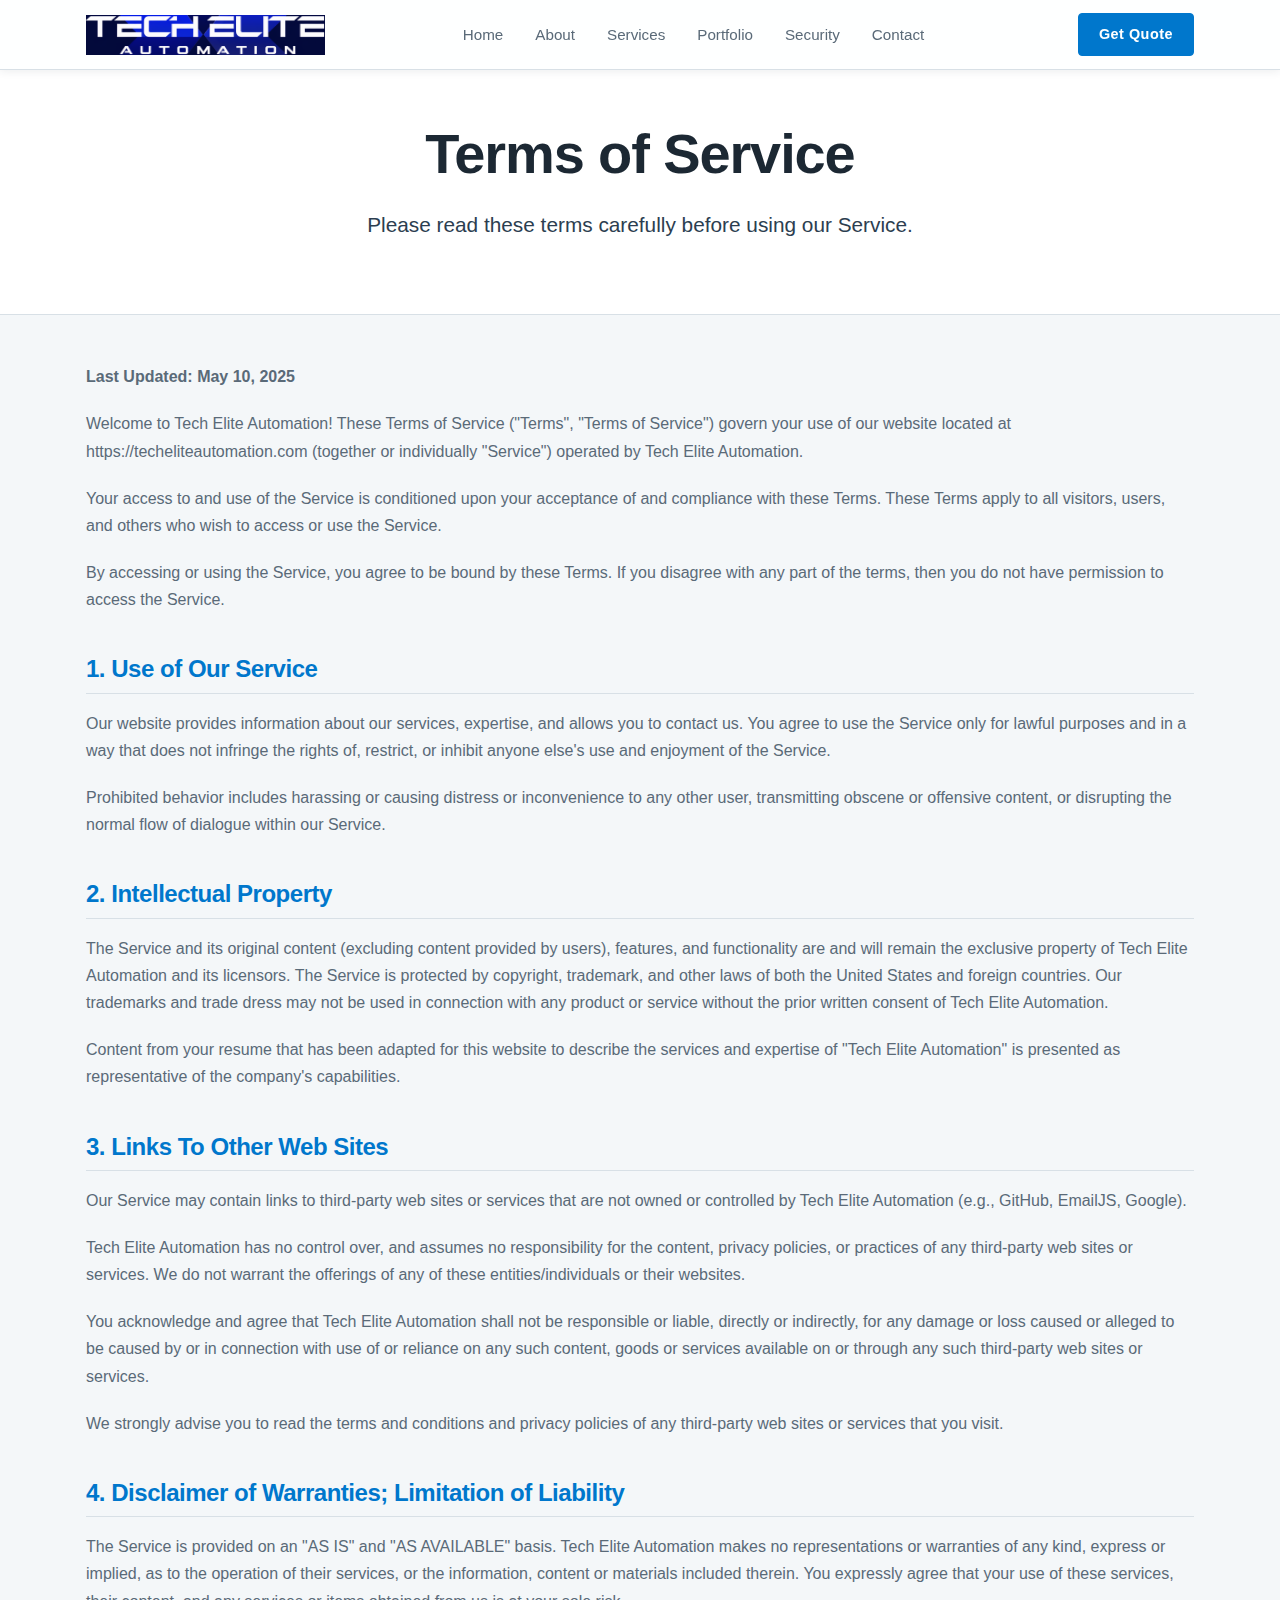
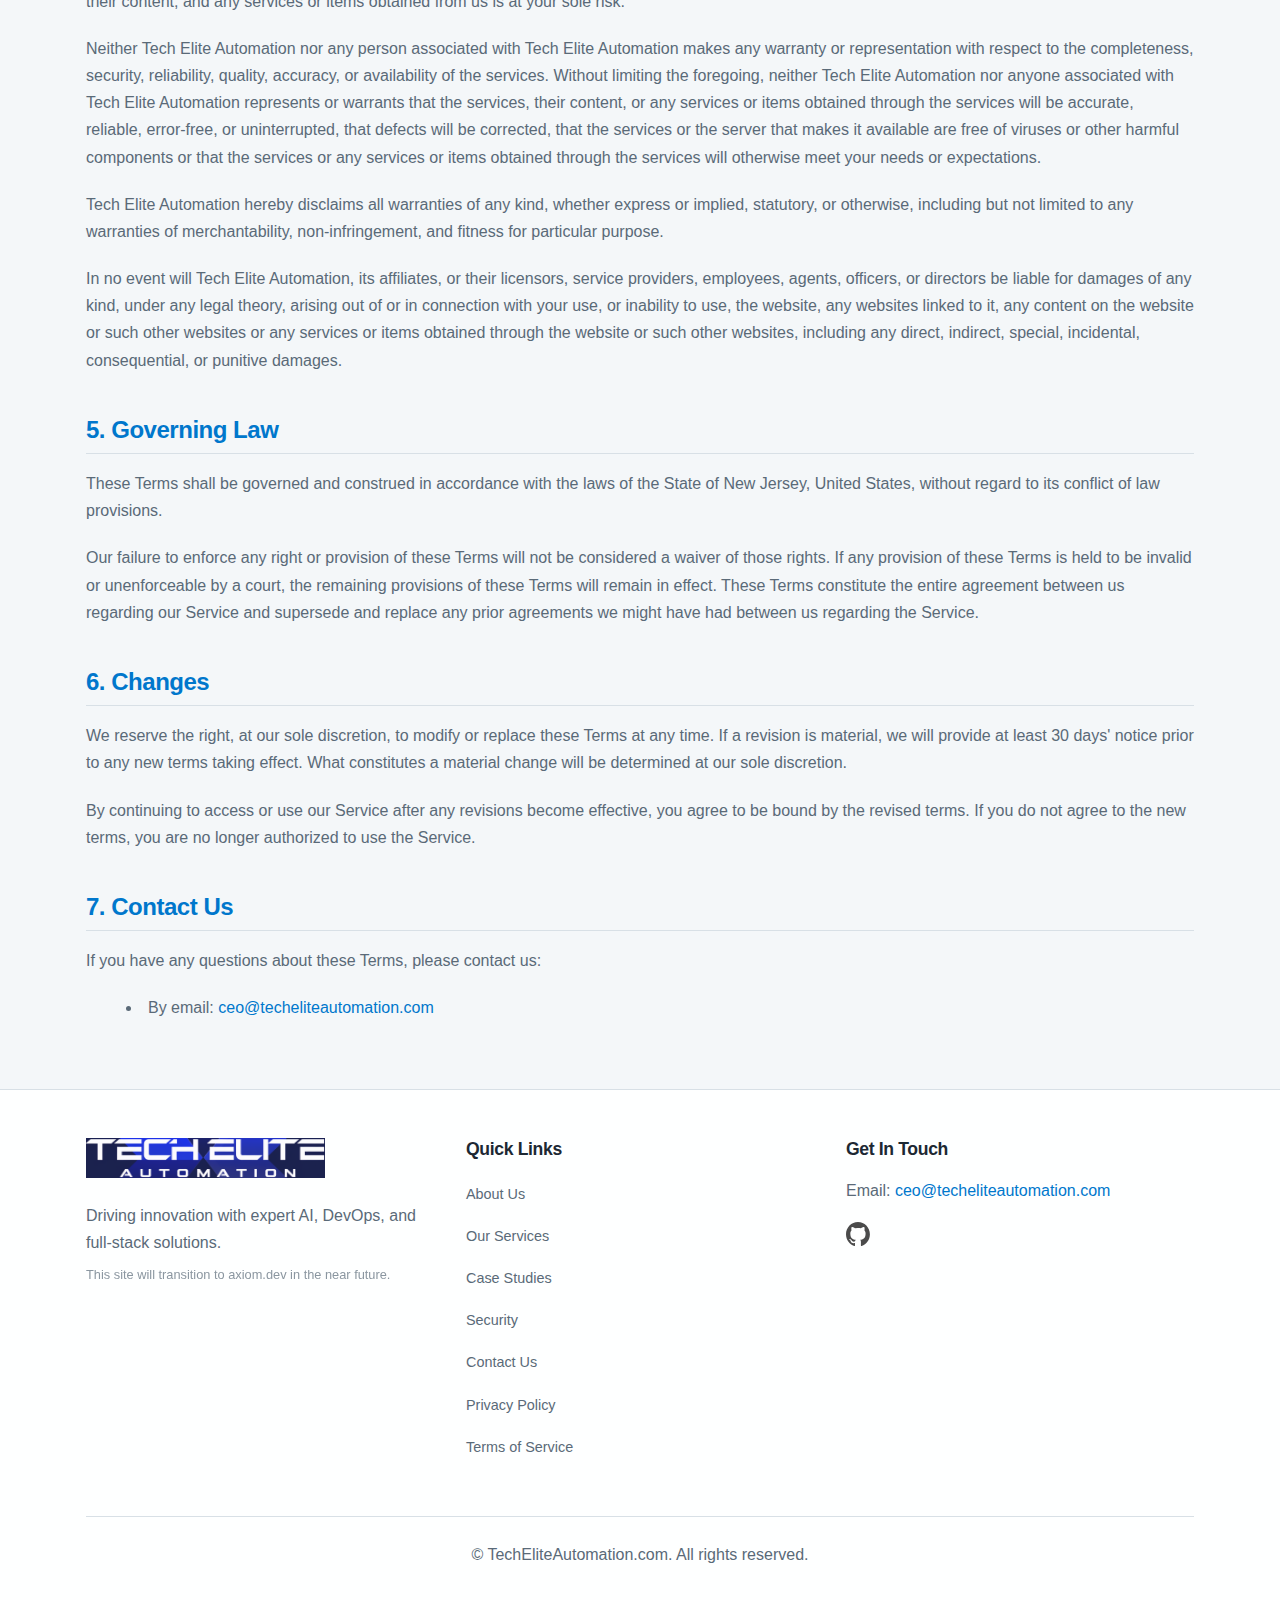
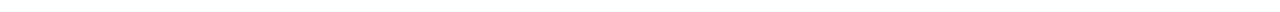
<file: legal/terms-of-service.html>
<!DOCTYPE html>
<html lang="en">
<head>
    <meta charset="UTF-8">
    <meta name="viewport" content="width=device-width, initial-scale=1.0">
    <!-- CSP (Content Security Policy) -->
    <meta http-equiv="Content-Security-Policy" content="
        default-src 'self'; 
        script-src 'self' https://www.googletagmanager.com; 
        style-src 'self' 'unsafe-inline' https://fonts.googleapis.com; 
        img-src 'self' data:; 
        font-src 'self' https://fonts.gstatic.com;
        connect-src 'self' https://www.google-analytics.com;
        form-action 'self'; 
        frame-ancestors 'none'; 
        base-uri 'self';
        object-src 'none';">

    <title>Terms of Service | Tech Elite Automation</title>
    <meta name="description" content="Terms of Service for using the Tech Elite Automation website and engaging with our services.">
    <meta name="robots" content="index, follow"> <!-- Or "noindex, follow" -->
    <link rel="canonical" href="https://techeliteautomation.com/legal/terms-of-service.html" />

    <link rel="icon" href="/favicon.ico" type="image/x-icon">
    <link rel="apple-touch-icon" href="/apple-touch-icon.png">
    <link rel="manifest" href="/site.webmanifest">

    <link rel="preconnect" href="https://fonts.googleapis.com">
    <link rel="preconnect" href="https://fonts.gstatic.com" crossorigin>
    <link href="https://fonts.googleapis.com/css2?family=Inter:wght@400;500;600;700&family=JetBrains+Mono:wght@400;500;700&display=swap" rel="stylesheet" 
          integrity="sha384-PLACEHOLDER_FONT_HASH" crossorigin="anonymous">
    
    <link rel="stylesheet" href="/css/style.css">
    <!-- Google Analytics (Replace G-YOUR_GA_ID) -->
    <script async src="https://www.googletagmanager.com/gtag/js?id=G-YOUR_GA_ID"></script>
    <script>
      window.dataLayer = window.dataLayer || [];
      function gtag(){dataLayer.push(arguments);}
      gtag('js', new Date());
      gtag('config', 'G-YOUR_GA_ID');
    </script>
</head>
<body>
    <header class="navbar">
        <div class="nav-container">
            <a href="/" class="navbar-logo-link" aria-label="Tech Elite Automation Homepage">
                <img src="/assets/images/techelite-logo.png" alt="Tech Elite Automation Logo" class="navbar-logo">
            </a>
            <button class="menu-toggle" aria-label="Toggle navigation menu" aria-expanded="false" aria-controls="nav-menu">
                <span class="menu-icon-bar"></span>
                <span class="menu-icon-bar"></span>
                <span class="menu-icon-bar"></span>
            </button>
            <nav class="nav-menu-container" id="nav-menu">
                <ul class="nav-links">
                    <li><a href="/" class="nav-link">Home</a></li>
                    <li><a href="/about.html" class="nav-link">About</a></li>
                    <li><a href="/services.html" class="nav-link">Services</a></li>
                    <li><a href="/portfolio.html" class="nav-link">Portfolio</a></li>
                    <li><a href="/security-practices.html" class="nav-link">Security</a></li>
                    <li><a href="/contact.html" class="nav-link">Contact</a></li>
                </ul>
            </nav>
            <a href="/contact.html" class="nav-cta btn btn-primary">Get Quote</a>
        </div>
    </header>

    <main>
        <section class="page-hero-section text-center">
            <div class="container">
                <h1 class="page-title">Terms of Service</h1>
                <p class="page-subtitle lead">Please read these terms carefully before using our Service.</p>
            </div>
        </section>

        <section class="content-section legal-content">
            <div class="container">
                <p><strong>Last Updated: <span id="lastUpdatedDateToS">May 10, 2025</span></strong></p>

                <p>Welcome to Tech Elite Automation! These Terms of Service ("Terms", "Terms of Service") govern your use of our website located at https://techeliteautomation.com (together or individually "Service") operated by Tech Elite Automation.</p>
                <p>Your access to and use of the Service is conditioned upon your acceptance of and compliance with these Terms. These Terms apply to all visitors, users, and others who wish to access or use the Service.</p>
                <p>By accessing or using the Service, you agree to be bound by these Terms. If you disagree with any part of the terms, then you do not have permission to access the Service.</p>

                <h2 class="content-subtitle">1. Use of Our Service</h2>
                <p>Our website provides information about our services, expertise, and allows you to contact us. You agree to use the Service only for lawful purposes and in a way that does not infringe the rights of, restrict, or inhibit anyone else's use and enjoyment of the Service.</p>
                <p>Prohibited behavior includes harassing or causing distress or inconvenience to any other user, transmitting obscene or offensive content, or disrupting the normal flow of dialogue within our Service.</p>

                <h2 class="content-subtitle">2. Intellectual Property</h2>
                <p>The Service and its original content (excluding content provided by users), features, and functionality are and will remain the exclusive property of Tech Elite Automation and its licensors. The Service is protected by copyright, trademark, and other laws of both the United States and foreign countries. Our trademarks and trade dress may not be used in connection with any product or service without the prior written consent of Tech Elite Automation.</p>
                <p>Content from your resume that has been adapted for this website to describe the services and expertise of "Tech Elite Automation" is presented as representative of the company's capabilities. </p>

                <h2 class="content-subtitle">3. Links To Other Web Sites</h2>
                <p>Our Service may contain links to third-party web sites or services that are not owned or controlled by Tech Elite Automation (e.g., GitHub, EmailJS, Google).</p>
                <p>Tech Elite Automation has no control over, and assumes no responsibility for the content, privacy policies, or practices of any third-party web sites or services. We do not warrant the offerings of any of these entities/individuals or their websites.</p>
                <p>You acknowledge and agree that Tech Elite Automation shall not be responsible or liable, directly or indirectly, for any damage or loss caused or alleged to be caused by or in connection with use of or reliance on any such content, goods or services available on or through any such third-party web sites or services.</p>
                <p>We strongly advise you to read the terms and conditions and privacy policies of any third-party web sites or services that you visit.</p>

                <h2 class="content-subtitle">4. Disclaimer of Warranties; Limitation of Liability</h2>
                <p>The Service is provided on an "AS IS" and "AS AVAILABLE" basis. Tech Elite Automation makes no representations or warranties of any kind, express or implied, as to the operation of their services, or the information, content or materials included therein. You expressly agree that your use of these services, their content, and any services or items obtained from us is at your sole risk.</p>
                <p>Neither Tech Elite Automation nor any person associated with Tech Elite Automation makes any warranty or representation with respect to the completeness, security, reliability, quality, accuracy, or availability of the services. Without limiting the foregoing, neither Tech Elite Automation nor anyone associated with Tech Elite Automation represents or warrants that the services, their content, or any services or items obtained through the services will be accurate, reliable, error-free, or uninterrupted, that defects will be corrected, that the services or the server that makes it available are free of viruses or other harmful components or that the services or any services or items obtained through the services will otherwise meet your needs or expectations.</p>
                <p>Tech Elite Automation hereby disclaims all warranties of any kind, whether express or implied, statutory, or otherwise, including but not limited to any warranties of merchantability, non-infringement, and fitness for particular purpose.</p>
                <p>In no event will Tech Elite Automation, its affiliates, or their licensors, service providers, employees, agents, officers, or directors be liable for damages of any kind, under any legal theory, arising out of or in connection with your use, or inability to use, the website, any websites linked to it, any content on the website or such other websites or any services or items obtained through the website or such other websites, including any direct, indirect, special, incidental, consequential, or punitive damages.</p>

                <h2 class="content-subtitle">5. Governing Law</h2>
                <p>These Terms shall be governed and construed in accordance with the laws of the State of New Jersey, United States, without regard to its conflict of law provisions.</p>
                <p>Our failure to enforce any right or provision of these Terms will not be considered a waiver of those rights. If any provision of these Terms is held to be invalid or unenforceable by a court, the remaining provisions of these Terms will remain in effect. These Terms constitute the entire agreement between us regarding our Service and supersede and replace any prior agreements we might have had between us regarding the Service.</p>

                <h2 class="content-subtitle">6. Changes</h2>
                <p>We reserve the right, at our sole discretion, to modify or replace these Terms at any time. If a revision is material, we will provide at least 30 days' notice prior to any new terms taking effect. What constitutes a material change will be determined at our sole discretion.</p>
                <p>By continuing to access or use our Service after any revisions become effective, you agree to be bound by the revised terms. If you do not agree to the new terms, you are no longer authorized to use the Service.</p>

                <h2 class="content-subtitle">7. Contact Us</h2>
                <p>If you have any questions about these Terms, please contact us:</p>
                <ul>
                    <li>By email: <a href="mailto:ceo@techeliteautomation.com">ceo@techeliteautomation.com</a></li>
                </ul>
            </div>
        </section>
    </main>

    <footer class="site-footer">
        <div class="container">
            <div class="footer-grid">
                <div class="footer-about">
                    <img src="/assets/images/techelite-logo.png" alt="Tech Elite Automation Logo" class="footer-logo">
                    <p>Driving innovation with expert AI, DevOps, and full-stack solutions.</p>
                    <p class="footer-note">This site will transition to axiom.dev in the near future.</p>
                </div>
                <div class="footer-links">
                    <h4>Quick Links</h4>
                    <ul>
                        <li><a href="/about.html">About Us</a></li>
                        <li><a href="/services.html">Our Services</a></li>
                        <li><a href="/portfolio.html">Case Studies</a></li>
                        <li><a href="/security-practices.html">Security</a></li>
                        <li><a href="/contact.html">Contact Us</a></li>
                        <li><a href="/legal/privacy-policy.html">Privacy Policy</a></li>
                        <li><a href="/legal/terms-of-service.html">Terms of Service</a></li>
                    </ul>
                </div>
                <div class="footer-contact">
                    <h4>Get In Touch</h4>
                    <p>Email: <a href="mailto:ceo@techeliteautomation.com">ceo@techeliteautomation.com</a></p>
                    <div class="footer-socials">
                        <a href="https://github.com/TechEliteAutomation" target="_blank" rel="noopener noreferrer" class="social-icon-link" aria-label="GitHub Profile">
                            <img src="/assets/images/github-icon.svg" alt="GitHub" class="social-icon">
                        </a>
                    </div>
                </div>
            </div>
            <div class="footer-bottom">
                <p>© <span id="current-year-footer"></span> TechEliteAutomation.com. All rights reserved.</p>
            </div>
        </div>
    </footer>
    
    <script src="/js/main.js"></script>
    <script>
        document.getElementById('current-year-footer').textContent = new Date().getFullYear();
        // const lastUpdatedDateToSElem = document.getElementById('lastUpdatedDateToS');
        // if (lastUpdatedDateToSElem) { // Keep date hardcoded for now }
    </script>
</body>
</html>
</file>
<file: css/style.css>
/* START OF FILE: css/style.css */
/* --- CSS Variables for Theming --- */
:root {
    /* Original Dark Theme Colors (default) */
    --color-primary: #00aeff;
    --color-primary-rgb: 0, 174, 255;
    --color-primary-hover: #007fcc;
    --color-secondary: #00ccff;
    --color-secondary-rgb: 0, 204, 255;
    --color-secondary-hover: #00a3cc;
    --color-bg: #0a0f1a;
    --color-bg-alt: #101724;
    --color-bg-card: #161d2b;
    --color-bg-header-footer: rgba(10, 15, 26, 0.85);
    --color-text: #e0e0e0;
    --color-text-secondary: #8899a6;
    --color-text-headings: #ffffff;
    --color-border: #38444d;
    --color-link: var(--color-secondary);
    --color-link-hover: var(--color-primary);
    
    --font-primary: 'Inter', -apple-system, BlinkMacSystemFont, "Segoe UI", Roboto, Helvetica, Arial, sans-serif;
    --font-secondary: 'JetBrains Mono', monospace; /* For code elements or specific highlights */

    --border-radius-sm: 4px;
    --border-radius-md: 8px;
    --border-radius-lg: 12px;

    --shadow-sm: 0 2px 8px rgba(0, 0, 0, 0.3);
    --shadow-md: 0 4px 15px rgba(0, 0, 0, 0.4);
    --shadow-lg: 0 8px 25px rgba(0, 0, 0, 0.5);

    --container-width: 1140px;
    --container-padding: 1.5rem; /* 24px */

    /* Theme-specific button colors */
    --color-btn-primary-text: #05080f; /* Dark text for bright blue button */
    --color-btn-primary-bg: var(--color-primary);
    --color-btn-primary-border: var(--color-primary);
    --color-btn-primary-hover-text: #ffffff;
    --color-btn-primary-hover-bg: var(--color-primary-hover);
    --color-btn-primary-hover-border: var(--color-primary-hover);
    --color-btn-primary-shadow-rgb: var(--color-primary-rgb);

    --color-btn-secondary-text: var(--color-secondary);
    --color-btn-secondary-bg: rgba(var(--color-secondary-rgb), 0.1); 
    --color-btn-secondary-border: var(--color-secondary);
    --color-btn-secondary-hover-text: var(--color-bg); /* Text color takes main bg color */
    --color-btn-secondary-hover-bg: var(--color-secondary);
    --color-btn-secondary-hover-border: var(--color-secondary);
    --color-btn-secondary-shadow-rgb: var(--color-secondary-rgb);

    /* Input background */
    --input-bg: var(--color-bg); /* Darker input background for dark theme */

    /* Hero overlay and background */
    --hero-overlay-start: rgba(10, 15, 26, 0.75);
    --hero-overlay-end: rgba(10, 15, 26, 0.95);
    --hero-background-image: url('../assets/images/hero-background.jpg'); /* Default dark mode hero */
    
    /* Maintenance page */
    --maintenance-container-bg: rgba(22, 29, 43, 0.95);
    --maintenance-background-image: var(--hero-background-image); 
    --maintenance-overlay-start: var(--hero-overlay-start);
    --maintenance-overlay-end: var(--hero-overlay-end);
    --loader-bg-color: #333;
    --loader-active-color: var(--color-primary);

    /* Icon filters */
    --social-icon-filter: none; 
    --logo-image-url: url('/assets/images/techelite-logo.png');

    /* --- Service Card Icon Color for DARK Theme (Default) --- */
    --service-card-icon-color: #CDD6E0; /* Brighter (light gray/blue) for dark mode */
}

html[data-theme="light"] {
    --color-primary: #0077cc;
    --color-primary-rgb: 0, 119, 204;
    --color-primary-hover: #005fa3;
    --color-secondary: #0099e6; /* Your light mode secondary color */
    --color-secondary-rgb: 0, 153, 230;
    --color-secondary-hover: #007aa3;
    --color-bg: #f4f7f9;       /* Light grey background */
    --color-bg-alt: #ffffff;    /* White for alternating sections */
    --color-bg-card: #ffffff;   /* White for cards */
    --color-bg-header-footer: rgba(255, 255, 255, 0.9); /* Light transparent header */
    --color-text: #2c3e50;      /* Dark blue/grey text */
    --color-text-secondary: #5a6a78; /* Medium grey secondary text */
    --color-text-headings: #1c2833; /* Very dark/black headings */
    --color-border: #d8e0e6;    /* Light border color */
    --color-link: var(--color-primary);
    --color-link-hover: var(--color-primary-hover);

    --shadow-sm: 0 2px 8px rgba(40, 50, 60, 0.08);
    --shadow-md: 0 4px 15px rgba(40, 50, 60, 0.1);
    --shadow-lg: 0 8px 25px rgba(40, 50, 60, 0.12);

    /* Theme-specific button colors for light theme */
    --color-btn-primary-text: #ffffff;
    /* --color-btn-primary-bg uses var(--color-primary) */
    /* --color-btn-primary-border uses var(--color-primary) */
    --color-btn-primary-hover-text: #ffffff;
    /* --color-btn-primary-hover-bg uses var(--color-primary-hover) */
    /* --color-btn-primary-hover-border uses var(--color-primary-hover) */
    /* --color-btn-primary-shadow-rgb uses var(--color-primary-rgb) */

    /* Secondary Button - REVISED for HIGH VISIBILITY in Light Mode */
    --color-btn-secondary-text: var(--color-secondary);         /* Keep text as the secondary blue */
    --color-btn-secondary-bg: rgba(255, 255, 255, 0.85);      /* Semi-opaque WHITE background */
    --color-btn-secondary-border: var(--color-secondary);       /* Keep border as the secondary blue */
    
    --color-btn-secondary-hover-text: #ffffff;                  /* White text on hover */
    --color-btn-secondary-hover-bg: var(--color-secondary);     /* Blue background on hover */
    --color-btn-secondary-hover-border: var(--color-secondary); /* Blue border on hover */
    --color-btn-secondary-shadow-rgb: var(--color-secondary-rgb);
    
    /* Input background */
    --input-bg: #ffffff; 

    /* Hero overlay and background for light theme */
    --hero-overlay-start: rgba(240, 245, 250, 0.15); 
    --hero-overlay-end: rgba(220, 230, 240, 0.35);
    --hero-background-image: url('../assets/images/hero-background-light.jpg'); 

    /* Maintenance page for light theme */
    --maintenance-container-bg: rgba(230, 235, 240, 0.95);
    --maintenance-background-image: var(--hero-background-image); 
    --maintenance-overlay-start: var(--hero-overlay-start); 
    --maintenance-overlay-end: var(--hero-overlay-end); 
    --loader-bg-color: #e0e0e0;
    /* --loader-active-color uses var(--color-primary) */

    /* Icon filters */
    --social-icon-filter: invert(1) brightness(0.7); 
    /* --logo-image-url: url('/assets/images/techelite-logo-for-light.png'); */

    /* --- Service Card Icon Color for LIGHT Theme --- */
    --service-card-icon-color: #000000; /* Black for light mode */

    /* --- ADDED RULE FOR HERO HIGHLIGHT --- */
    .hero-title .highlight {
        color: #FFFFFF; /* Pure white for "Peak Performance" in light mode */
    }
    /* --- END OF ADDED RULE --- */
}

/* --- Global Resets & Base Styles --- */
*,
*::before,
*::after {
    margin: 0;
    padding: 0;
    box-sizing: border-box;
}

html {
    font-size: 16px; 
    scroll-behavior: smooth;
    -webkit-text-size-adjust: 100%; 
}

body {
    font-family: var(--font-primary);
    background-color: var(--color-bg);
    color: var(--color-text);
    line-height: 1.7; 
    overflow-x: hidden; 
    text-rendering: optimizeLegibility;
    -webkit-font-smoothing: antialiased;
    -moz-osx-font-smoothing: grayscale;
    display: flex;
    flex-direction: column;
    min-height: 100vh;
    transition: background-color 0.3s ease, color 0.3s ease; 
}

main {
    flex: 1; 
    padding-top: 70px; 
}

/* --- Typography --- */
h1, h2, h3, h4, h5, h6 {
    color: var(--color-text-headings);
    font-weight: 600;
    line-height: 1.3;
    margin-bottom: 1rem;
    letter-spacing: -0.02em;
    transition: color 0.3s ease;
}

h1, .hero-title, .page-title {
    font-size: clamp(2.25rem, 5vw, 3.5rem); 
    font-weight: 700;
}

h2, .section-title {
    font-size: clamp(1.75rem, 4vw, 2.5rem);
    margin-bottom: 1.5rem; 
}
.section-title-sm { 
    font-size: clamp(1.5rem, 3.5vw, 2rem);
    color: var(--color-primary);
    margin-bottom: 1rem;
}

h3, .content-subtitle, .service-card-title, .case-study-title {
    font-size: clamp(1.25rem, 3vw, 1.75rem);
    color: var(--color-secondary);
}
.feature-title {
    font-size: 1.2rem;
    color: var(--color-text-headings);
    margin-top: 0.5rem;
    margin-bottom: 0.25rem;
}


p {
    margin-bottom: 1.25rem;
    color: var(--color-text-secondary);
    font-size: 1rem; 
    transition: color 0.3s ease;
}
p.lead, .hero-subtitle, .page-subtitle {
    font-size: clamp(1.1rem, 2.5vw, 1.3rem);
    color: var(--color-text);
    margin-bottom: 1.5rem;
    max-width: 750px;
    margin-left: auto;
    margin-right: auto;
}
.section-intro {
    font-size: 1.1rem;
    color: var(--color-text-secondary);
    max-width: 800px;
    margin: 0 auto 2rem auto;
}


a {
    color: var(--color-link);
    text-decoration: none;
    transition: color 0.2s ease-in-out;
}
a:hover, a:focus {
    color: var(--color-link-hover);
    text-decoration: underline;
    outline: 2px solid transparent; 
    outline-offset: 2px;
}
a:focus-visible { 
    outline: 2px solid var(--color-primary);
}


ul, ol {
    list-style-position: inside; 
    padding-left: 1.5rem; 
    margin-bottom: 1.25rem;
}
li {
    margin-bottom: 0.5rem;
    color: var(--color-text-secondary);
}
ul.tech-list {
    list-style-type: none;
    padding-left: 0;
    display: flex;
    flex-wrap: wrap;
    gap: 0.5rem;
}
ul.tech-list li {
    background-color: var(--color-bg-card);
    color: var(--color-text);
    padding: 0.25rem 0.75rem;
    border-radius: var(--border-radius-sm);
    font-size: 0.9rem;
    border: 1px solid var(--color-border);
    transition: background-color 0.3s ease, color 0.3s ease, border-color 0.3s ease;
}


.highlight {
    color: var(--color-primary);
    font-weight: 700;
}
.text-center { text-align: center; }
.mt-1 { margin-top: 0.5rem; }
.mt-2 { margin-top: 1rem; }
.mt-3 { margin-top: 1.5rem; }

/* --- Container --- */
.container {
    width: 100%;
    max-width: var(--container-width);
    margin-left: auto;
    margin-right: auto;
    padding-left: var(--container-padding);
    padding-right: var(--container-padding);
}

/* --- Navbar --- */
.navbar {
    background-color: var(--color-bg-header-footer);
    backdrop-filter: blur(10px);
    -webkit-backdrop-filter: blur(10px);
    padding: 0.75rem 0; 
    position: fixed;
    top: 0;
    left: 0;
    width: 100%;
    z-index: 1000;
    border-bottom: 1px solid var(--color-border);
    box-shadow: var(--shadow-sm);
    height: 70px; 
    transition: background-color 0.3s ease, border-color 0.3s ease;
}
.nav-container {
    display: flex;
    justify-content: space-between;
    align-items: center;
    height: 100%;
    max-width: var(--container-width);
    margin: 0 auto;
    padding: 0 var(--container-padding);
}
.navbar-logo-link { text-decoration: none; }
.navbar-logo {
    height: 40px; 
    vertical-align: middle;
    transition: transform 0.2s ease;
    content: var(--logo-image-url); 
}
.navbar-logo:hover { transform: scale(1.05); }

.nav-menu-container { display: flex; align-items: center; }
.nav-links {
    list-style: none;
    display: flex;
    align-items: center;
    margin: 0;
    padding: 0;
}
.nav-links li { margin: 0; }
.nav-link {
    color: var(--color-text-secondary);
    text-decoration: none;
    padding: 0.75rem 1rem;
    font-weight: 500;
    transition: color 0.2s ease-in-out, background-color 0.2s ease-in-out;
    border-radius: var(--border-radius-sm);
    font-size: 0.95rem;
}
.nav-link:hover,
.nav-link:focus,
.nav-link.active {
    color: var(--color-text-headings);
    background-color: rgba(var(--color-primary-rgb), 0.1);
    text-decoration: none;
}
.nav-link.active-parent { 
     color: var(--color-primary);
}
.nav-cta.btn {
    padding: 0.6rem 1.25rem;
    font-size: 0.9rem;
    margin-left: 1rem;
}

/* Mobile Menu Toggle */
.menu-toggle {
    display: none; 
    background: none;
    border: none;
    cursor: pointer;
    padding: 0.5rem;
    z-index: 1001; 
}
.menu-icon-bar {
    display: block;
    width: 25px;
    height: 3px;
    background-color: var(--color-text);
    margin: 5px 0;
    transition: all 0.3s ease-in-out;
    border-radius: 1px;
}

/* Theme Toggle Button */
.theme-toggle-button {
    background: none;
    border: 1px solid var(--color-border);
    color: var(--color-primary); /* This will color the SVG icon */
    padding: 0.4rem; /* Adjusted padding for icon size */
    border-radius: var(--border-radius-sm);
    cursor: pointer;
    /* font-size: 1.4rem; /* No longer needed for emoji size, SVG size is separate */
    line-height: 1; 
    margin-left: 1rem;
    transition: color 0.2s ease, border-color 0.2s ease, background-color 0.2s ease;
    display: inline-flex; 
    align-items: center;
    justify-content: center;
}
.theme-toggle-button:hover,
.theme-toggle-button:focus-visible {
    color: var(--color-primary-hover); 
    background-color: rgba(var(--color-primary-rgb), 0.1);
    border-color: var(--color-primary); 
}

/* Style for the SVG icons themselves within the button */
.theme-toggle-button .theme-icon {
    width: 20px;  /* Adjust size as needed */
    height: 20px; /* Adjust size as needed */
    display: block; /* Prevents extra space below inline SVGs */
}


/* --- Buttons --- */
.btn {
    display: inline-block;
    padding: 0.75rem 1.75rem;
    border-radius: var(--border-radius-sm);
    text-decoration: none;
    font-weight: 600;
    transition: all 0.2s ease-in-out;
    cursor: pointer;
    border: 1px solid transparent;
    font-size: 1rem;
    letter-spacing: 0.5px;
    text-align: center;
    line-height: 1.5; 
}
.btn:hover, .btn:focus { text-decoration: none; }

.btn-primary {
    background-color: var(--color-btn-primary-bg);
    color: var(--color-btn-primary-text);
    border-color: var(--color-btn-primary-border);
}
.btn-primary:hover, .btn-primary:focus {
    background-color: var(--color-btn-primary-hover-bg);
    border-color: var(--color-btn-primary-hover-border);
    color: var(--color-btn-primary-hover-text);
    transform: translateY(-2px);
    box-shadow: 0 4px 12px rgba(var(--color-btn-primary-shadow-rgb), 0.3);
}
.btn-secondary {
    background-color: var(--color-btn-secondary-bg);
    color: var(--color-btn-secondary-text);
    border-color: var(--color-btn-secondary-border);
}
.btn-secondary:hover, .btn-secondary:focus {
    background-color: var(--color-btn-secondary-hover-bg);
    color: var(--color-btn-secondary-hover-text);
    border-color: var(--color-btn-secondary-hover-border);
    transform: translateY(-2px);
    box-shadow: 0 4px 12px rgba(var(--color-btn-secondary-shadow-rgb), 0.25);
}
.btn-link { 
    padding: 0.25rem 0.5rem;
    color: var(--color-link);
    font-weight: 500;
    text-decoration: none;
    border: none;
    background: none;
}
.btn-link:hover, .btn-link:focus {
    color: var(--color-link-hover);
    text-decoration: underline;
}
.btn-lg {
    padding: 1rem 2.5rem;
    font-size: 1.1rem;
}
.btn-sm {
    padding: 0.4rem 1rem;
    font-size: 0.85rem;
}


/* --- Hero & Page Hero Sections --- */
.hero-section, .page-hero-section {
    background-color: var(--color-bg); 
    padding: 4rem var(--container-padding); 
    position: relative;
    overflow: hidden;
    transition: background-color 0.3s ease;
}
.hero-section { 
    min-height: calc(100vh - 70px); 
    display: flex;
    align-items: center;
    justify-content: center;
    background-image: linear-gradient(var(--hero-overlay-start), var(--hero-overlay-end)), var(--hero-background-image);
    background-size: cover;
    background-position: center center;
    background-attachment: fixed; 
    transition: background-image 0.3s ease; 
}
.page-hero-section { 
    padding-top: 3rem;
    padding-bottom: 3rem;
    background-color: var(--color-bg-alt);
    border-bottom: 1px solid var(--color-border);
}
.hero-cta-group {
    margin-top: 2rem;
    display: flex;
    gap: 1rem;
    justify-content: center;
    flex-wrap: wrap; 
}


/* --- Content Sections --- */
.content-section {
    padding: 3rem 0; 
    transition: background-color 0.3s ease, border-color 0.3s ease;
}
.content-section.alt-bg {
    background-color: var(--color-bg-alt);
    border-top: 1px solid var(--color-border);
    border-bottom: 1px solid var(--color-border);
}

/* --- Service Cards (Homepage & Services Page) --- */
.services-grid {
    display: grid;
    grid-template-columns: repeat(auto-fit, minmax(300px, 1fr));
    gap: 2rem;
    margin-top: 2.5rem;
}
.service-card {
    background-color: var(--color-bg-card);
    padding: 2rem;
    border-radius: var(--border-radius-md);
    box-shadow: var(--shadow-sm);
    border: 1px solid var(--color-border);
    transition: transform 0.3s ease, box-shadow 0.3s ease, background-color 0.3s ease, border-color 0.3s ease;
    display: flex;
    flex-direction: column;
    text-align: left;
}
.service-card:hover {
    transform: translateY(-8px);
    box-shadow: var(--shadow-lg);
}
.service-card-icon {
    width: 48px;
    height: 48px;
    margin-bottom: 1rem;
    opacity: 1; 
    color: var(--service-card-icon-color); 
    fill: var(--service-card-icon-color);  
    transition: color 0.3s ease, fill 0.3s ease, opacity 0.3s ease; 
}
/* Fallback for nested SVGs, if .service-card-icon is a wrapper */
.service-card-icon svg {
    width: 100%; 
    height: 100%;
    display: block;
    fill: var(--service-card-icon-color); 
}
.service-card-title { margin-top: 0; }

/* New rule to fix icon color issue */
.service-card-icon svg,
.service-card-icon svg *,
.service-card-icon path,
.service-card-icon circle,
.service-card-icon rect,
.service-card-icon polygon {
    fill: var(--service-card-icon-color) !important;
    color: var(--service-card-icon-color) !important;
}

.service-card-description {
    font-size: 0.95rem;
    color: var(--color-text-secondary);
    flex-grow: 1; 
    margin-bottom: 1.5rem;
}
.service-card .btn-link { align-self: flex-start; } 

/* Services Overview Page Cards */
.service-category-card {
    background-color: var(--color-bg-card);
    border-radius: var(--border-radius-md);
    padding: 2rem;
    margin-bottom: 2rem;
    border: 1px solid var(--color-border);
    display: flex;
    flex-direction: column; 
    gap: 1.5rem;
    align-items: center; 
    text-align: center; 
    transition: background-color 0.3s ease, border-color 0.3s ease;
}
.service-category-icon-container {
    background-color: rgba(var(--color-primary-rgb), 0.1);
    border-radius: 50%;
    padding: 1rem;
    width: 80px;
    height: 80px;
    display: flex;
    align-items: center;
    justify-content: center;
    flex-shrink: 0;
    transition: background-color 0.3s ease;
}
.service-category-icon {
    width: 40px;
    height: 40px;
    color: var(--color-primary);
    transition: color 0.3s ease;
}
.service-category-title {
    font-size: 1.75rem;
    color: var(--color-primary);
    margin-top: 0;
}
.service-category-description {
    font-size: 1rem;
    color: var(--color-text-secondary);
}


/* Individual Service Page Layout */
.service-hero { background-color: var(--color-bg); } 
.breadcrumb-nav {
    background-color: var(--color-bg-alt);
    padding: 0.75rem 0;
    border-bottom: 1px solid var(--color-border);
    font-size: 0.9rem;
    transition: background-color 0.3s ease, border-color 0.3s ease;
}
.breadcrumb {
    list-style: none;
    padding: 0;
    margin: 0;
    display: flex;
    flex-wrap: wrap;
}
.breadcrumb-item { color: var(--color-text-secondary); }
.breadcrumb-item a { color: var(--color-link); }
.breadcrumb-item a:hover { color: var(--color-link-hover); }
.breadcrumb-item + .breadcrumb-item::before {
    content: '/';
    padding: 0 0.5rem;
    color: var(--color-text-secondary);
}
.breadcrumb-item.active { color: var(--color-text); font-weight: 500; }

.service-content-layout {
    display: grid;
    grid-template-columns: 1fr; 
    gap: 2.5rem;
    margin-top: 2rem;
}
.service-main-content h3.content-subtitle { margin-top: 2rem; }
.benefits-grid {
    display: grid;
    grid-template-columns: repeat(auto-fit, minmax(200px, 1fr));
    gap: 1rem;
    margin-top: 1.5rem;
}
.benefit-item {
    background-color: var(--color-bg-card);
    padding: 0.75rem 1rem;
    border-radius: var(--border-radius-sm);
    text-align: center;
    font-weight: 500;
    color: var(--color-text);
    border: 1px solid var(--color-border);
    transition: background-color 0.3s ease, color 0.3s ease, border-color 0.3s ease;
}

.service-sidebar {
    background-color: var(--color-bg-alt);
    padding: 1.5rem;
    border-radius: var(--border-radius-md);
    border: 1px solid var(--color-border);
    transition: background-color 0.3s ease, border-color 0.3s ease;
}
.service-sidebar h4 {
    font-size: 1.1rem;
    color: var(--color-primary);
    margin-bottom: 0.75rem;
    border-bottom: 1px solid var(--color-border);
    padding-bottom: 0.5rem;
    transition: color 0.3s ease, border-color 0.3s ease;
}
.service-sidebar ul { list-style: none; padding-left: 0; }
.service-sidebar ul li a { display: block; padding: 0.4rem 0; }
.sidebar-cta {
    margin-top: 1.5rem;
    padding-top: 1.5rem;
    border-top: 1px solid var(--color-border);
    text-align: center;
    transition: border-color 0.3s ease;
}
.sidebar-cta p { font-size: 0.95rem; }


/* --- Results Showcase (Homepage & Portfolio) --- */
.results-showcase {
    display: grid;
    grid-template-columns: repeat(auto-fit, minmax(240px, 1fr));
    gap: 1.5rem;
    margin-top: 2.5rem;
}
.result-card { 
    background-color: var(--color-bg-card);
    padding: 1.75rem;
    border-radius: var(--border-radius-md);
    border: 1px solid var(--color-border);
    text-align: center;
    box-shadow: var(--shadow-sm);
    transition: background-color 0.3s ease, border-color 0.3s ease, box-shadow 0.3s ease;
}
.result-card-icon {
    width: 36px;
    height: 36px;
    margin-bottom: 0.75rem;
    color: var(--color-primary); /* Default for dark mode */
    fill: var(--color-primary);  /* Default for dark mode */
    transition: color 0.3s ease, fill 0.3s ease;
}
.result-card-metric {
    font-size: 2.25rem;
    font-weight: 700;
    color: var(--color-text-headings);
    margin-bottom: 0.25rem;
    transition: color 0.3s ease;
}
.result-card-metric .highlight { color: var(--color-secondary); transition: color 0.3s ease;}
.result-card-description {
    font-size: 0.95rem;
    color: var(--color-text-secondary);
    margin-bottom: 0;
}

/* --- Specific override for .result-card-icon in LIGHT MODE ONLY --- */
html[data-theme="light"] .result-card-icon {
    color: #000000; /* Black for light mode */
    fill: #000000;  /* Black for light mode */
}


/* Portfolio Page Case Studies */
.portfolio-case-study { padding: 2.5rem 0; }
.case-study-title {
    font-size: 1.75rem;
    color: var(--color-primary);
    text-align: center;
    margin-bottom: 2rem;
}
.case-study-grid {
    display: grid;
    grid-template-columns: 1fr; 
    gap: 2rem;
}
.case-study-details h3 {
    font-size: 1.3rem;
    color: var(--color-secondary);
    margin-top: 1.5rem;
    margin-bottom: 0.5rem;
}
.case-study-details h3:first-of-type { margin-top: 0; }
.case-study-results {
    background-color: var(--color-bg-card);
    padding: 1.5rem;
    border-radius: var(--border-radius-md);
    border: 1px solid var(--color-border);
    text-align: center;
    transition: background-color 0.3s ease, border-color 0.3s ease;
}
.result-highlight-box {
    background-color: var(--color-bg); 
    padding: 1rem;
    border-radius: var(--border-radius-sm);
    margin-bottom: 1rem;
    border: 1px solid var(--color-border);
    transition: background-color 0.3s ease, border-color 0.3s ease;
}
.result-metric {
    font-size: 3rem;
    font-weight: 700;
    color: var(--color-primary);
    display: block;
    transition: color 0.3s ease;
}
.result-label {
    font-size: 1rem;
    color: var(--color-text-secondary);
    display: block;
}
.case-study-results p { margin-bottom: 0.75rem; font-size: 0.95rem; }
.case-study-results ul { text-align: left; font-size: 0.95rem; }


/* --- CTA Banner Section --- */
.cta-banner-section { 
    padding: 3rem 0; 
    transition: background-color 0.3s ease;
}
.cta-title { font-size: clamp(1.75rem, 4vw, 2.25rem); margin-bottom: 0.75rem; }
.cta-text { font-size: 1.1rem; color: var(--color-text-secondary); max-width: 650px; margin: 0 auto 1.5rem auto; }


/* --- Contact Page --- */
.contact-layout {
    display: grid;
    grid-template-columns: 1fr; 
    gap: 2.5rem;
    margin-top: 2rem;
}
.contact-info p { margin-bottom: 1rem; }
.contact-details-list { list-style: none; padding-left: 0; }
.contact-details-list li { margin-bottom: 0.75rem; font-size: 1rem; }
.contact-label { font-weight: 600; color: var(--color-text); display: block; margin-bottom: 0.25rem; }
.contact-form-container {
    background-color: var(--color-bg-card);
    padding: 2rem;
    border-radius: var(--border-radius-md);
    box-shadow: var(--shadow-md);
    border: 1px solid var(--color-border);
    transition: background-color 0.3s ease, border-color 0.3s ease, box-shadow 0.3s ease;
}
.form-group { margin-bottom: 1.25rem; }
.form-label {
    display: block;
    margin-bottom: 0.5rem;
    font-weight: 500;
    color: var(--color-text-secondary);
    font-size: 0.9rem;
}
.form-input, .form-textarea, .form-select {
    width: 100%;
    padding: 0.85rem 1rem;
    border: 1px solid var(--color-border);
    border-radius: var(--border-radius-sm);
    background-color: var(--input-bg);
    color: var(--color-text);
    font-family: var(--font-primary);
    font-size: 1rem;
    transition: border-color 0.2s ease-in-out, box-shadow 0.2s ease-in-out, background-color 0.3s ease, color 0.3s ease;
}
.form-input:focus, .form-textarea:focus, .form-select:focus {
    outline: none;
    border-color: var(--color-primary);
    box-shadow: 0 0 0 2px rgba(var(--color-primary-rgb), 0.25);
}
.form-textarea { resize: vertical; min-height: 120px; }
.btn-submit { width: 100%; padding: 1rem; font-size: 1.1rem; }
.form-status-message {
    margin-top: 1rem;
    font-size: 0.95rem;
    min-height: 1.3em; 
    text-align: center;
}


/* --- Legal & Security Pages --- */
.legal-content h2.content-subtitle,
.security-category h3.content-subtitle {
    font-size: 1.5rem;
    color: var(--color-primary);
    margin-top: 2.5rem;
    margin-bottom: 1rem;
    border-bottom: 1px solid var(--color-border);
    padding-bottom: 0.5rem;
    transition: color 0.3s ease, border-color 0.3s ease;
}
.legal-content ul li, .security-category ul li { margin-left: 1rem; }
.code-block-container {
    background-color: var(--color-bg); 
    padding: 1rem;
    border-radius: var(--border-radius-sm);
    border: 1px solid var(--color-border);
    overflow-x: auto;
    transition: background-color 0.3s ease, border-color 0.3s ease;
}
.code-block-container pre code {
    font-family: var(--font-secondary);
    font-size: 0.85rem;
    color: var(--color-text-secondary);
    white-space: pre-wrap;
    transition: color 0.3s ease;
}
.learn-more-link { font-size: 0.9em; }


/* --- Footer --- */
.site-footer {
    background-color: var(--color-bg-header-footer); 
    color: var(--color-text-secondary);
    padding: 3rem 0 1.5rem 0;
    border-top: 1px solid var(--color-border);
    font-size: 0.9rem;
    transition: background-color 0.3s ease, color 0.3s ease, border-color 0.3s ease;
}
.footer-grid {
    display: grid;
    grid-template-columns: repeat(auto-fit, minmax(250px, 1fr));
    gap: 2rem;
    margin-bottom: 2rem;
}
.footer-logo { 
    height: 40px; 
    margin-bottom: 1rem; 
    opacity: 0.9;
    content: var(--logo-image-url); 
}
.footer-about p { margin-bottom: 0.5rem; }
.footer-note { font-size: 0.8rem; opacity: 0.7; margin-top: 0.5rem; }
.footer-links h4, .footer-contact h4 {
    font-size: 1.1rem;
    color: var(--color-text-headings);
    margin-bottom: 1rem;
}
.footer-links ul { list-style: none; padding: 0; }
.footer-links ul li a {
    color: var(--color-text-secondary);
    padding: 0.3rem 0;
    display: inline-block;
}
.footer-links ul li a:hover { color: var(--color-primary); }
.footer-contact p { margin-bottom: 0.75rem; }
.footer-socials { margin-top: 1rem; }
.social-icon-link {
    display: inline-block;
    margin-right: 0.75rem;
    opacity: 0.7;
    transition: opacity 0.2s ease, transform 0.2s ease;
}
.social-icon-link:hover { opacity: 1; transform: scale(1.1); }
.social-icon { 
    width: 24px; 
    height: 24px; 
    vertical-align: middle;
    filter: var(--social-icon-filter); 
    transition: filter 0.3s ease;
}
.footer-bottom {
    text-align: center;
    padding-top: 1.5rem;
    border-top: 1px solid var(--color-border);
    font-size: 0.85rem;
    transition: border-color 0.3s ease;
}


/* --- Responsive Adjustments (Mobile-First Approach) --- */

@media (max-width: 767px) {
    .nav-menu-container { /* Default hidden state for mobile */
        display: none;
        position: absolute;
        top: 70px; /* Below navbar */
        left: 0;
        width: 100%;
        background-color: var(--color-bg-header-footer); /* Or var(--color-bg-card) */
        flex-direction: column;
        padding: 1rem 0;
        box-shadow: var(--shadow-md);
        border-top: 1px solid var(--color-border);
        z-index: 999; /* Ensure it's above main content but below navbar potentially */
    }
    .nav-menu-container.nav-menu-opened { /* State when toggled */
        display: flex;
    }
    .nav-links {
        flex-direction: column;
        width: 100%;
    }
    .nav-links li {
        width: 100%;
    }
    .nav-link {
        display: block;
        text-align: center;
        padding: 0.75rem 1rem; 
        border-bottom: 1px solid var(--color-border);
    }
    .nav-links li:last-child .nav-link {
        border-bottom: none;
    }
    .nav-menu-container .theme-toggle-button {
         margin: 0.75rem auto;
         padding: 0.5rem; /* Adjust padding for mobile if needed */
    }
    .nav-menu-container .theme-toggle-button .theme-icon {
        width: 22px; /* Slightly larger icon on mobile if desired */
        height: 22px;
    }
    /* Hide main nav CTA if it's outside nav-menu-container, or style if inside */
    .nav-container > .nav-cta.btn { 
        display: none; 
    }
    .menu-toggle { display: block; } /* Show hamburger on mobile */
}


/* Tablet and larger */
@media (min-width: 768px) {
    .nav-menu-container { 
        display: flex !important; /* Override inline style from JS & mobile styles */ 
        position: static; /* Override absolute positioning from mobile */
        flex-direction: row;
        width: auto;
        background-color: transparent;
        padding: 0;
        box-shadow: none;
        border-top: none;
    }
    .menu-toggle { display: none; }
    .nav-cta.btn { display: inline-block; } 

    .service-category-card {
        flex-direction: row;
        align-items: flex-start;
        text-align: left;
    }
    .service-category-icon-container { margin-right: 1.5rem; }
    
    .service-content-layout { grid-template-columns: 2fr 1fr; }
    .case-study-grid { grid-template-columns: 2fr 1fr; gap: 2.5rem; }
    .contact-layout { grid-template-columns: 1fr 1.5fr; }
}

/* Larger desktops */
@media (min-width: 1200px) {
    :root { --container-padding: 1rem; } 
}


/* --- Utility for screen readers only --- */
.sr-only {
	border: 0 !important;
	clip: rect(1px, 1px, 1px, 1px) !important; 
	-webkit-clip-path: inset(50%) !important;
		clip-path: inset(50%) !important;  
	height: 1px !important;
	margin: -1px !important;
	overflow: hidden !important;
	padding: 0 !important;
	position: absolute !important;
	width: 1px !important;
	white-space: nowrap !important; 
}
/* --- End Utility --- */


/* --- Maintenance Page Specific --- */
.maintenance-body {
    display: flex;
    flex-direction: column;
    align-items: center;
    justify-content: center;
    min-height: 100vh;
    padding: 30px;
    text-align: center;
    background-image: linear-gradient(var(--maintenance-overlay-start), var(--maintenance-overlay-end)), var(--maintenance-background-image);
    background-size: cover;
    background-position: center center;
    background-attachment: fixed;
    transition: background-image 0.3s ease;
}
.maintenance-container {
    max-width: 600px;
    width: 90%;
    padding: 30px 40px;
    border: 1px solid var(--color-border);
    border-radius: var(--border-radius-lg);
    background-color: var(--maintenance-container-bg);
    box-shadow: var(--shadow-lg);
    transition: background-color 0.3s ease, border-color 0.3s ease, box-shadow 0.3s ease;
}
.maintenance-logo {
    max-width: 70%;
    height: auto;
    display: block;
    margin: 0 auto 25px;
    content: var(--logo-image-url);
}
.loader {
    border: 4px solid var(--loader-bg-color);
    border-top-color: var(--loader-active-color); 
    border-radius: 50%;
    width: 45px;
    height: 45px;
    animation: spin 1.2s linear infinite;
    display: inline-block;
    margin-top: 15px;
    transition: border-color 0.3s ease;
}
@keyframes spin {
    0% { transform: rotate(0deg); }
    100% { transform: rotate(360deg); }
}
/* --- End Maintenance Page Specific --- */
/* END OF FILE: css/style.css */
</file>
